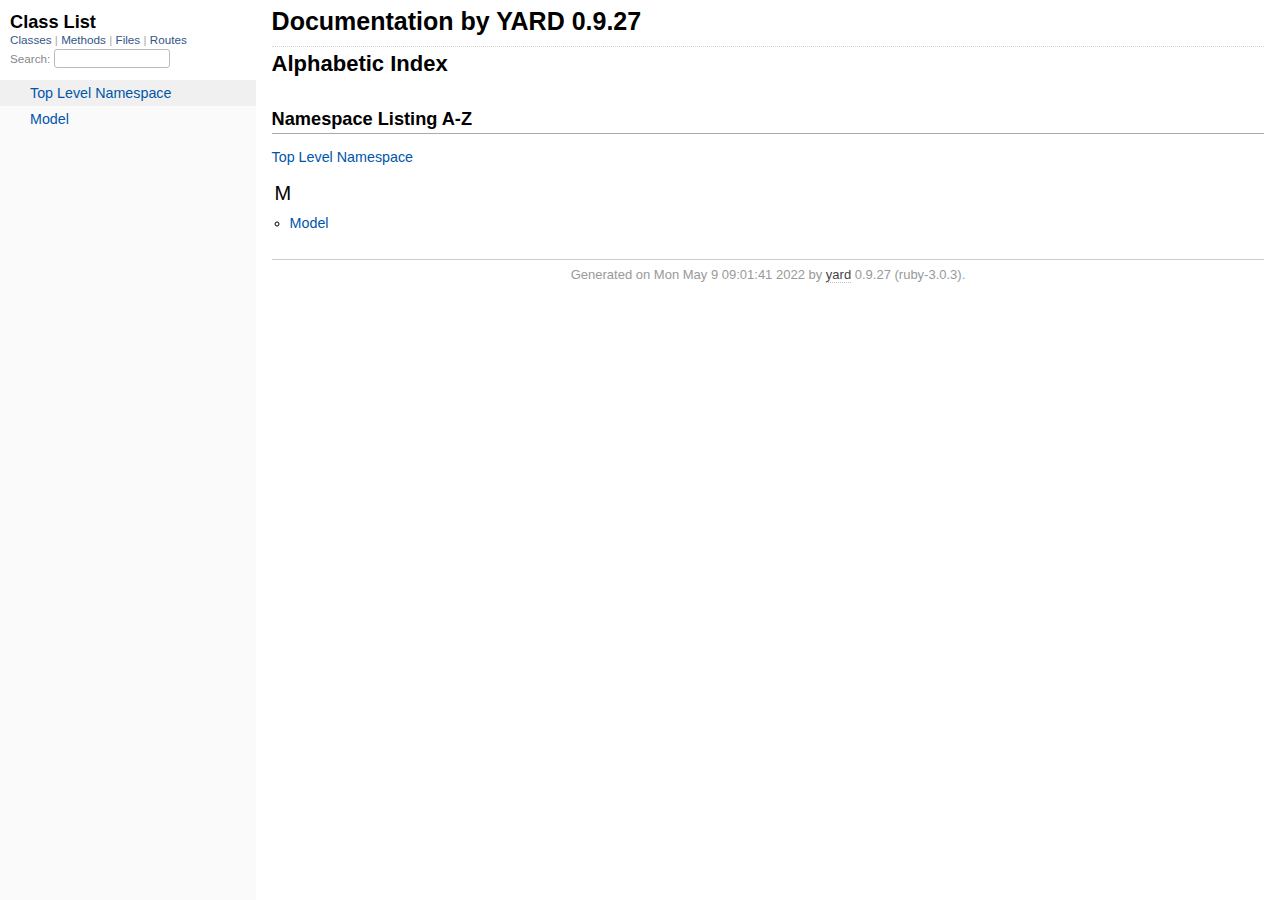
<file: doc/index.html>
<!DOCTYPE html>
<html>
  <head>
    <meta charset="utf-8">
<meta name="viewport" content="width=device-width, initial-scale=1.0">
<title>
  Documentation by YARD 0.9.27
  
</title>

  <link rel="stylesheet" href="css/style.css" type="text/css" />

  <link rel="stylesheet" href="css/common.css" type="text/css" />

<script type="text/javascript">
  pathId = null;
  relpath = '';
</script>


  <script type="text/javascript" charset="utf-8" src="js/jquery.js"></script>

  <script type="text/javascript" charset="utf-8" src="js/app.js"></script>

  <script type="text/javascript" charset="utf-8" src="js/custom.js"></script>


  </head>
  <body>
    <div class="nav_wrap">
      <iframe id="nav" src="class_list.html?1"></iframe>
      <div id="resizer"></div>
    </div>

    <div id="main" tabindex="-1">
      <div id="header">
        <div id="menu">
  
</div>

        <div id="search">
  
    <a class="full_list_link" id="class_list_link"
        href="class_list.html">

        <svg width="24" height="24">
          <rect x="0" y="4" width="24" height="4" rx="1" ry="1"></rect>
          <rect x="0" y="12" width="24" height="4" rx="1" ry="1"></rect>
          <rect x="0" y="20" width="24" height="4" rx="1" ry="1"></rect>
        </svg>
    </a>
  
</div>
        <div class="clear"></div>
      </div>

      <div id="content"><h1 class="noborder title">Documentation by YARD 0.9.27</h1>
<div id="listing">
  <h1 class="alphaindex">Alphabetic Index</h1>
  
<div class="clear"></div>
<h2>Namespace Listing A-Z</h2>


  <ul class="toplevel"><li><span class='object_link'><a href="top-level-namespace.html" title="Top Level Namespace (root)">Top Level Namespace</a></span></li></ul>



<table>
  <tr>
    <td valign='top' width="33%">
      
        
        <ul id="alpha_M" class="alpha">
          <li class="letter">M</li>
          <ul>
            
              <li>
                <span class='object_link'><a href="Model.html" title="Model (module)">Model</a></span>
                
              </li>
            
          </ul>
        </ul>
      
    </td>
  </tr>
</table>

</div>

</div>

      <div id="footer">
  Generated on Mon May  9 09:01:41 2022 by
  <a href="http://yardoc.org" title="Yay! A Ruby Documentation Tool" target="_parent">yard</a>
  0.9.27 (ruby-3.0.3).
</div>

    </div>
  </body>
</html>
</file>
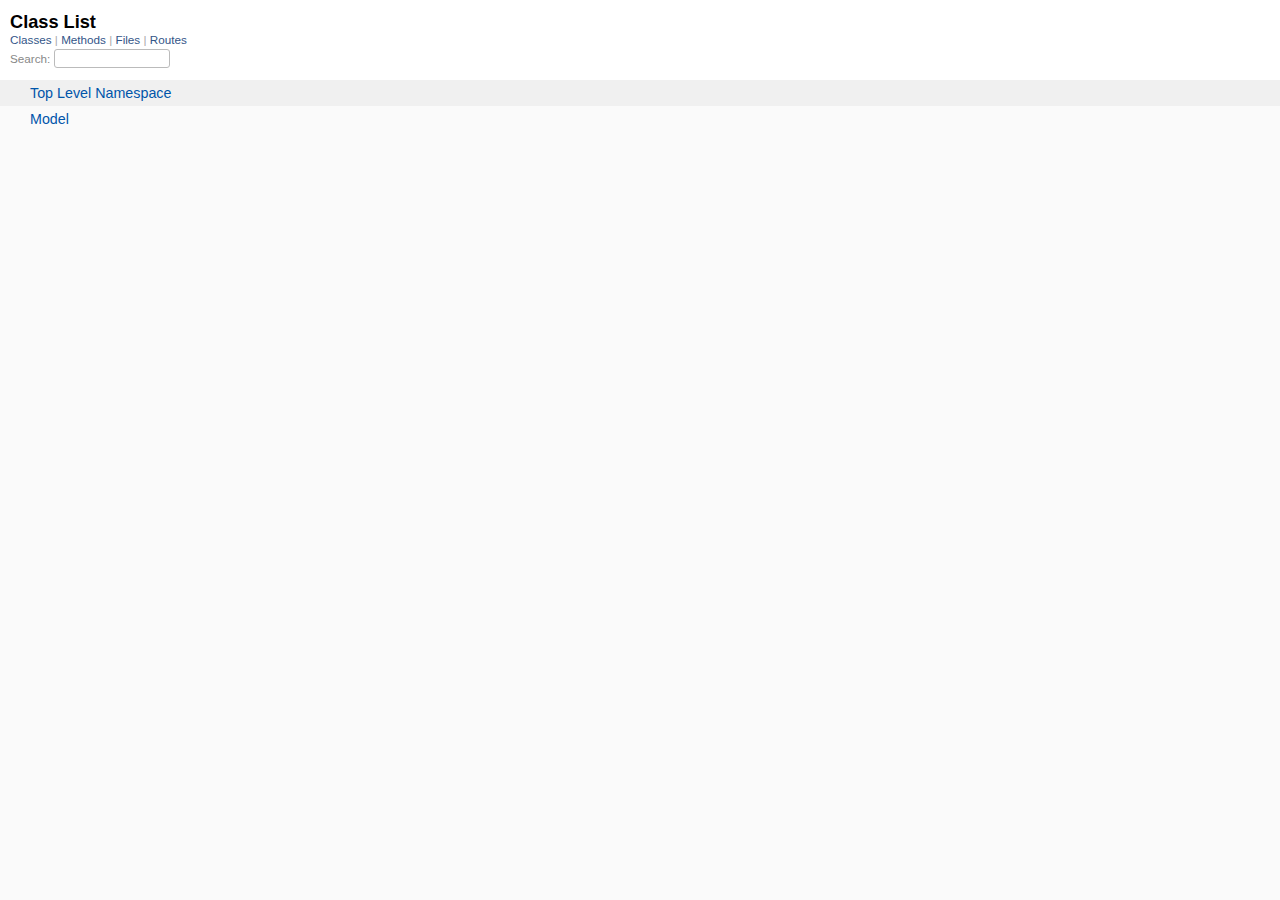
<file: doc/class_list.html>
<!DOCTYPE html>
<html>
  <head>
    <meta name="viewport" content="width=device-width, initial-scale=1.0">
    <meta charset="utf-8" />
    
      <link rel="stylesheet" href="css/full_list.css" type="text/css" media="screen" />
    
      <link rel="stylesheet" href="css/common.css" type="text/css" media="screen" />
    

    
      <script type="text/javascript" charset="utf-8" src="js/jquery.js"></script>
    
      <script type="text/javascript" charset="utf-8" src="js/full_list.js"></script>
    

    <title>Class List</title>
    <base id="base_target" target="_parent" />
  </head>
  <body>
    <div id="content">
      <div class="fixed_header">
        <h1 id="full_list_header">Class List</h1>
        <div id="full_list_nav">
          
            <span><a target="_self" href="class_list.html">
              Classes
            </a></span>
          
            <span><a target="_self" href="method_list.html">
              Methods
            </a></span>
          
            <span><a target="_self" href="file_list.html">
              Files
            </a></span>
          
            <span><a target="_self" href="route_list.html">
              Routes
            </a></span>
          
        </div>

        <div id="search">Search: <input type="text" /></div>
      </div>

      <ul id="full_list" class="class">
        <li id="object_" class="odd"><div class="item" style="padding-left:30px"><span class='object_link'><a href="top-level-namespace.html" title="Top Level Namespace (root)">Top Level Namespace</a></span></div></li>
<li id='object_Model' class='even'><div class='item' style='padding-left:30px'><span class='object_link'><a href="Model.html" title="Model (module)">Model</a></span><small class='search_info'>Top Level Namespace</small></div></li>

      </ul>
    </div>
  </body>
</html>
</file>
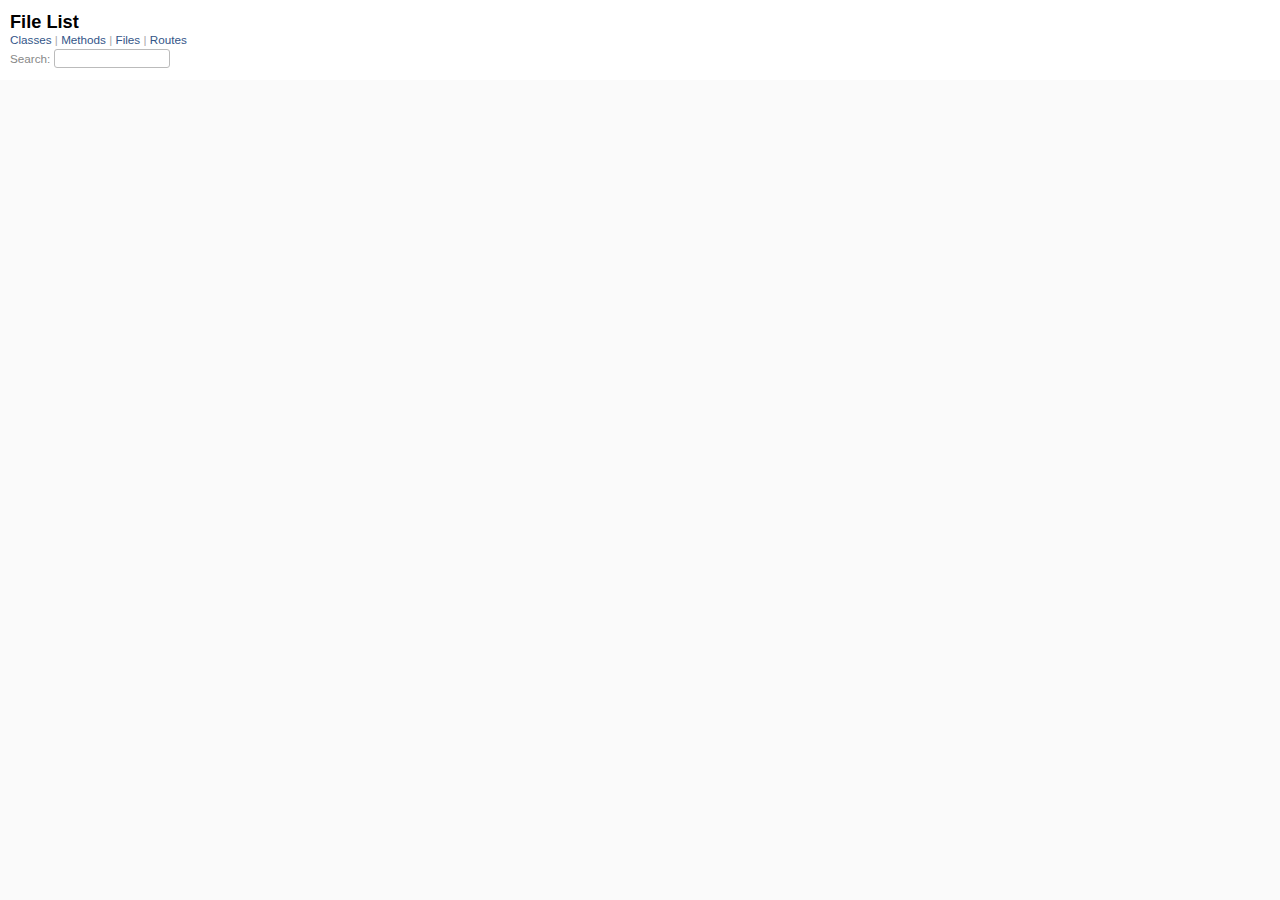
<file: doc/file_list.html>
<!DOCTYPE html>
<html>
  <head>
    <meta name="viewport" content="width=device-width, initial-scale=1.0">
    <meta charset="utf-8" />
    
      <link rel="stylesheet" href="css/full_list.css" type="text/css" media="screen" />
    
      <link rel="stylesheet" href="css/common.css" type="text/css" media="screen" />
    

    
      <script type="text/javascript" charset="utf-8" src="js/jquery.js"></script>
    
      <script type="text/javascript" charset="utf-8" src="js/full_list.js"></script>
    

    <title>File List</title>
    <base id="base_target" target="_parent" />
  </head>
  <body>
    <div id="content">
      <div class="fixed_header">
        <h1 id="full_list_header">File List</h1>
        <div id="full_list_nav">
          
            <span><a target="_self" href="class_list.html">
              Classes
            </a></span>
          
            <span><a target="_self" href="method_list.html">
              Methods
            </a></span>
          
            <span><a target="_self" href="file_list.html">
              Files
            </a></span>
          
            <span><a target="_self" href="route_list.html">
              Routes
            </a></span>
          
        </div>

        <div id="search">Search: <input type="text" /></div>
      </div>

      <ul id="full_list" class="file">
        


      </ul>
    </div>
  </body>
</html>
</file>
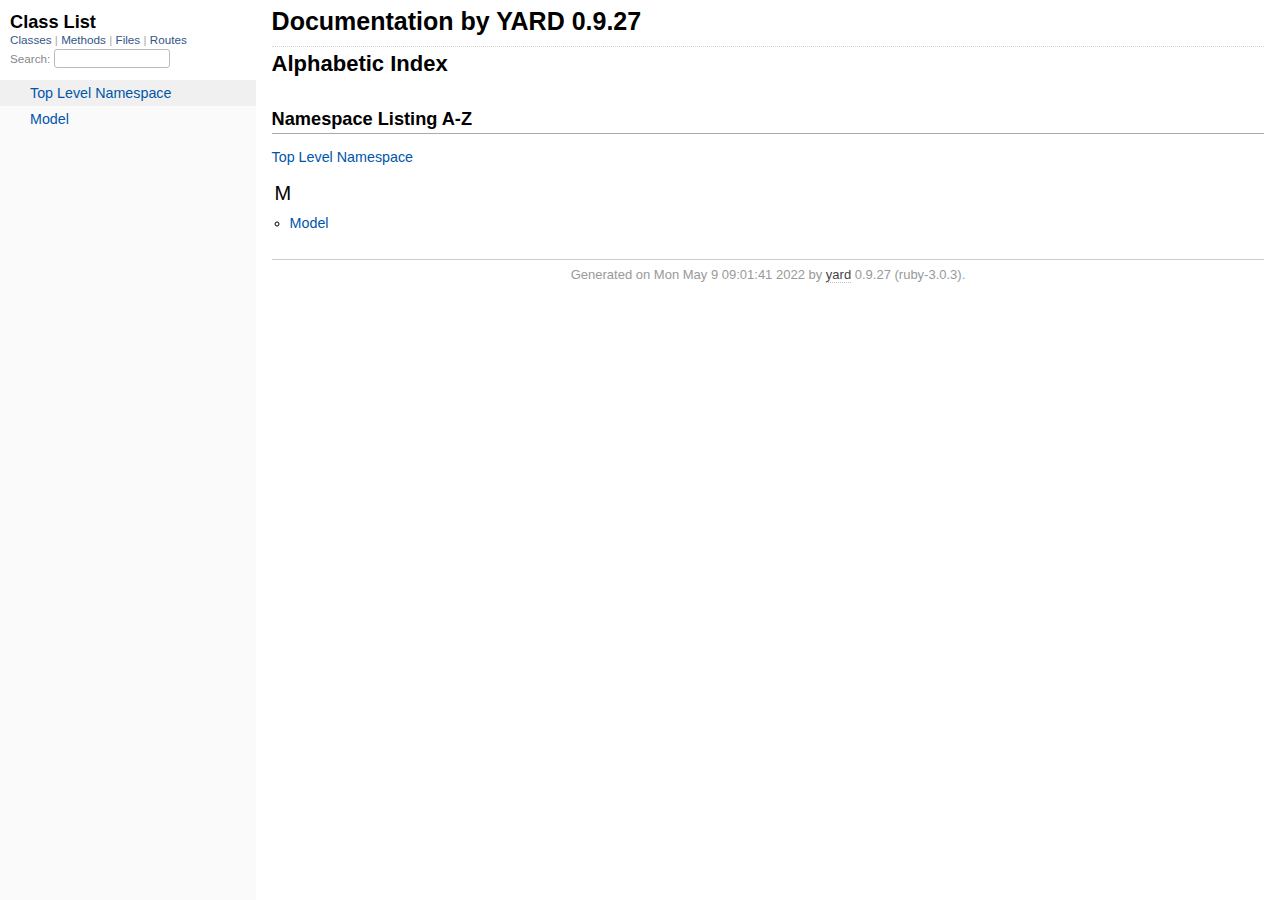
<file: doc/frames.html>
<!DOCTYPE html>
<html>
<head>
  <meta charset="utf-8">
	<title>Documentation by YARD 0.9.27</title>
</head>
<script type="text/javascript">
  var match = unescape(window.location.hash).match(/^#!(.+)/);
  var name = match ? match[1] : 'index.html';
  name = name.replace(/^(\w+):\/\//, '').replace(/^\/\//, '');
  window.top.location = name;
</script>
<noscript>
  <h1>Oops!</h1>
  <h2>YARD requires JavaScript!</h2>
</noscript>
</html>
</file>
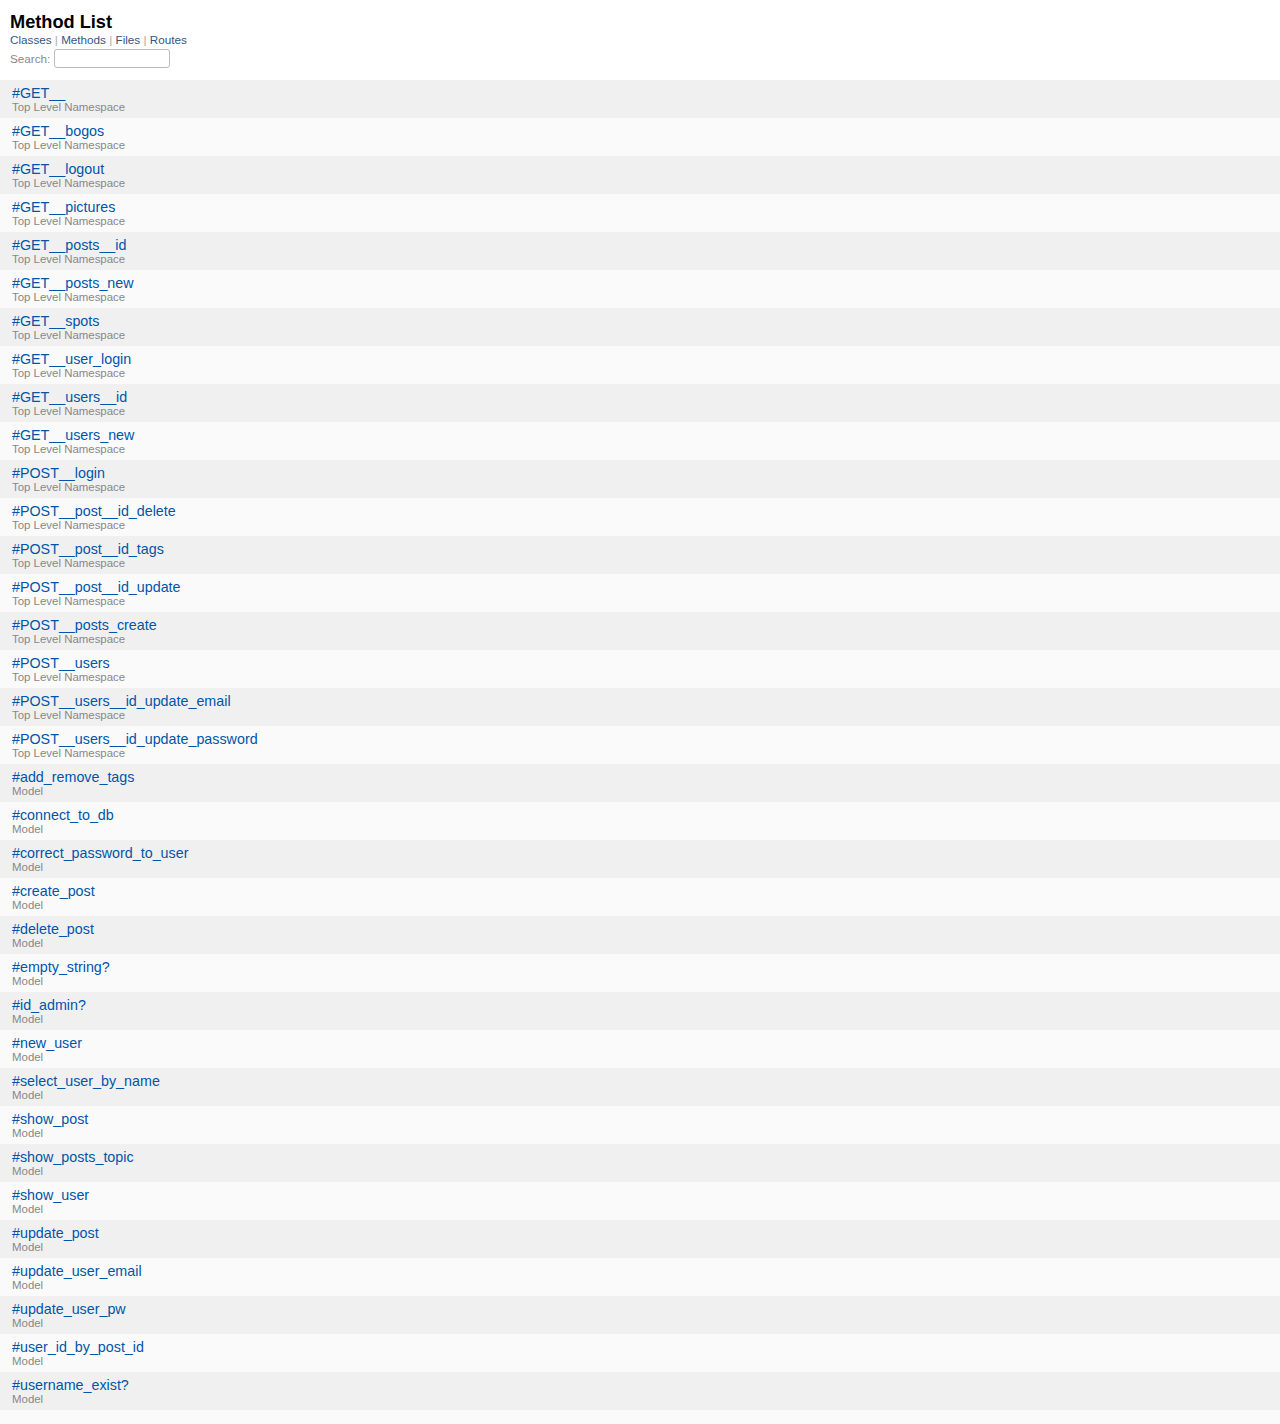
<file: doc/method_list.html>
<!DOCTYPE html>
<html>
  <head>
    <meta name="viewport" content="width=device-width, initial-scale=1.0">
    <meta charset="utf-8" />
    
      <link rel="stylesheet" href="css/full_list.css" type="text/css" media="screen" />
    
      <link rel="stylesheet" href="css/common.css" type="text/css" media="screen" />
    

    
      <script type="text/javascript" charset="utf-8" src="js/jquery.js"></script>
    
      <script type="text/javascript" charset="utf-8" src="js/full_list.js"></script>
    

    <title>Method List</title>
    <base id="base_target" target="_parent" />
  </head>
  <body>
    <div id="content">
      <div class="fixed_header">
        <h1 id="full_list_header">Method List</h1>
        <div id="full_list_nav">
          
            <span><a target="_self" href="class_list.html">
              Classes
            </a></span>
          
            <span><a target="_self" href="method_list.html">
              Methods
            </a></span>
          
            <span><a target="_self" href="file_list.html">
              Files
            </a></span>
          
            <span><a target="_self" href="route_list.html">
              Routes
            </a></span>
          
        </div>

        <div id="search">Search: <input type="text" /></div>
      </div>

      <ul id="full_list" class="method">
        

  <li class="odd ">
    <div class="item">
      <span class='object_link'><a href="top-level-namespace.html#GET__-instance_method" title="#GET__ (method)">#GET__</a></span>
      <small>Top Level Namespace</small>
    </div>
  </li>
  

  <li class="even ">
    <div class="item">
      <span class='object_link'><a href="top-level-namespace.html#GET__bogos-instance_method" title="#GET__bogos (method)">#GET__bogos</a></span>
      <small>Top Level Namespace</small>
    </div>
  </li>
  

  <li class="odd ">
    <div class="item">
      <span class='object_link'><a href="top-level-namespace.html#GET__logout-instance_method" title="#GET__logout (method)">#GET__logout</a></span>
      <small>Top Level Namespace</small>
    </div>
  </li>
  

  <li class="even ">
    <div class="item">
      <span class='object_link'><a href="top-level-namespace.html#GET__pictures-instance_method" title="#GET__pictures (method)">#GET__pictures</a></span>
      <small>Top Level Namespace</small>
    </div>
  </li>
  

  <li class="odd ">
    <div class="item">
      <span class='object_link'><a href="top-level-namespace.html#GET__posts__id-instance_method" title="#GET__posts__id (method)">#GET__posts__id</a></span>
      <small>Top Level Namespace</small>
    </div>
  </li>
  

  <li class="even ">
    <div class="item">
      <span class='object_link'><a href="top-level-namespace.html#GET__posts_new-instance_method" title="#GET__posts_new (method)">#GET__posts_new</a></span>
      <small>Top Level Namespace</small>
    </div>
  </li>
  

  <li class="odd ">
    <div class="item">
      <span class='object_link'><a href="top-level-namespace.html#GET__spots-instance_method" title="#GET__spots (method)">#GET__spots</a></span>
      <small>Top Level Namespace</small>
    </div>
  </li>
  

  <li class="even ">
    <div class="item">
      <span class='object_link'><a href="top-level-namespace.html#GET__user_login-instance_method" title="#GET__user_login (method)">#GET__user_login</a></span>
      <small>Top Level Namespace</small>
    </div>
  </li>
  

  <li class="odd ">
    <div class="item">
      <span class='object_link'><a href="top-level-namespace.html#GET__users__id-instance_method" title="#GET__users__id (method)">#GET__users__id</a></span>
      <small>Top Level Namespace</small>
    </div>
  </li>
  

  <li class="even ">
    <div class="item">
      <span class='object_link'><a href="top-level-namespace.html#GET__users_new-instance_method" title="#GET__users_new (method)">#GET__users_new</a></span>
      <small>Top Level Namespace</small>
    </div>
  </li>
  

  <li class="odd ">
    <div class="item">
      <span class='object_link'><a href="top-level-namespace.html#POST__login-instance_method" title="#POST__login (method)">#POST__login</a></span>
      <small>Top Level Namespace</small>
    </div>
  </li>
  

  <li class="even ">
    <div class="item">
      <span class='object_link'><a href="top-level-namespace.html#POST__post__id_delete-instance_method" title="#POST__post__id_delete (method)">#POST__post__id_delete</a></span>
      <small>Top Level Namespace</small>
    </div>
  </li>
  

  <li class="odd ">
    <div class="item">
      <span class='object_link'><a href="top-level-namespace.html#POST__post__id_tags-instance_method" title="#POST__post__id_tags (method)">#POST__post__id_tags</a></span>
      <small>Top Level Namespace</small>
    </div>
  </li>
  

  <li class="even ">
    <div class="item">
      <span class='object_link'><a href="top-level-namespace.html#POST__post__id_update-instance_method" title="#POST__post__id_update (method)">#POST__post__id_update</a></span>
      <small>Top Level Namespace</small>
    </div>
  </li>
  

  <li class="odd ">
    <div class="item">
      <span class='object_link'><a href="top-level-namespace.html#POST__posts_create-instance_method" title="#POST__posts_create (method)">#POST__posts_create</a></span>
      <small>Top Level Namespace</small>
    </div>
  </li>
  

  <li class="even ">
    <div class="item">
      <span class='object_link'><a href="top-level-namespace.html#POST__users-instance_method" title="#POST__users (method)">#POST__users</a></span>
      <small>Top Level Namespace</small>
    </div>
  </li>
  

  <li class="odd ">
    <div class="item">
      <span class='object_link'><a href="top-level-namespace.html#POST__users__id_update_email-instance_method" title="#POST__users__id_update_email (method)">#POST__users__id_update_email</a></span>
      <small>Top Level Namespace</small>
    </div>
  </li>
  

  <li class="even ">
    <div class="item">
      <span class='object_link'><a href="top-level-namespace.html#POST__users__id_update_password-instance_method" title="#POST__users__id_update_password (method)">#POST__users__id_update_password</a></span>
      <small>Top Level Namespace</small>
    </div>
  </li>
  

  <li class="odd ">
    <div class="item">
      <span class='object_link'><a href="Model.html#add_remove_tags-instance_method" title="Model#add_remove_tags (method)">#add_remove_tags</a></span>
      <small>Model</small>
    </div>
  </li>
  

  <li class="even ">
    <div class="item">
      <span class='object_link'><a href="Model.html#connect_to_db-instance_method" title="Model#connect_to_db (method)">#connect_to_db</a></span>
      <small>Model</small>
    </div>
  </li>
  

  <li class="odd ">
    <div class="item">
      <span class='object_link'><a href="Model.html#correct_password_to_user-instance_method" title="Model#correct_password_to_user (method)">#correct_password_to_user</a></span>
      <small>Model</small>
    </div>
  </li>
  

  <li class="even ">
    <div class="item">
      <span class='object_link'><a href="Model.html#create_post-instance_method" title="Model#create_post (method)">#create_post</a></span>
      <small>Model</small>
    </div>
  </li>
  

  <li class="odd ">
    <div class="item">
      <span class='object_link'><a href="Model.html#delete_post-instance_method" title="Model#delete_post (method)">#delete_post</a></span>
      <small>Model</small>
    </div>
  </li>
  

  <li class="even ">
    <div class="item">
      <span class='object_link'><a href="Model.html#empty_string%3F-instance_method" title="Model#empty_string? (method)">#empty_string?</a></span>
      <small>Model</small>
    </div>
  </li>
  

  <li class="odd ">
    <div class="item">
      <span class='object_link'><a href="Model.html#id_admin%3F-instance_method" title="Model#id_admin? (method)">#id_admin?</a></span>
      <small>Model</small>
    </div>
  </li>
  

  <li class="even ">
    <div class="item">
      <span class='object_link'><a href="Model.html#new_user-instance_method" title="Model#new_user (method)">#new_user</a></span>
      <small>Model</small>
    </div>
  </li>
  

  <li class="odd ">
    <div class="item">
      <span class='object_link'><a href="Model.html#select_user_by_name-instance_method" title="Model#select_user_by_name (method)">#select_user_by_name</a></span>
      <small>Model</small>
    </div>
  </li>
  

  <li class="even ">
    <div class="item">
      <span class='object_link'><a href="Model.html#show_post-instance_method" title="Model#show_post (method)">#show_post</a></span>
      <small>Model</small>
    </div>
  </li>
  

  <li class="odd ">
    <div class="item">
      <span class='object_link'><a href="Model.html#show_posts_topic-instance_method" title="Model#show_posts_topic (method)">#show_posts_topic</a></span>
      <small>Model</small>
    </div>
  </li>
  

  <li class="even ">
    <div class="item">
      <span class='object_link'><a href="Model.html#show_user-instance_method" title="Model#show_user (method)">#show_user</a></span>
      <small>Model</small>
    </div>
  </li>
  

  <li class="odd ">
    <div class="item">
      <span class='object_link'><a href="Model.html#update_post-instance_method" title="Model#update_post (method)">#update_post</a></span>
      <small>Model</small>
    </div>
  </li>
  

  <li class="even ">
    <div class="item">
      <span class='object_link'><a href="Model.html#update_user_email-instance_method" title="Model#update_user_email (method)">#update_user_email</a></span>
      <small>Model</small>
    </div>
  </li>
  

  <li class="odd ">
    <div class="item">
      <span class='object_link'><a href="Model.html#update_user_pw-instance_method" title="Model#update_user_pw (method)">#update_user_pw</a></span>
      <small>Model</small>
    </div>
  </li>
  

  <li class="even ">
    <div class="item">
      <span class='object_link'><a href="Model.html#user_id_by_post_id-instance_method" title="Model#user_id_by_post_id (method)">#user_id_by_post_id</a></span>
      <small>Model</small>
    </div>
  </li>
  

  <li class="odd ">
    <div class="item">
      <span class='object_link'><a href="Model.html#username_exist%3F-instance_method" title="Model#username_exist? (method)">#username_exist?</a></span>
      <small>Model</small>
    </div>
  </li>
  


      </ul>
    </div>
  </body>
</html>
</file>
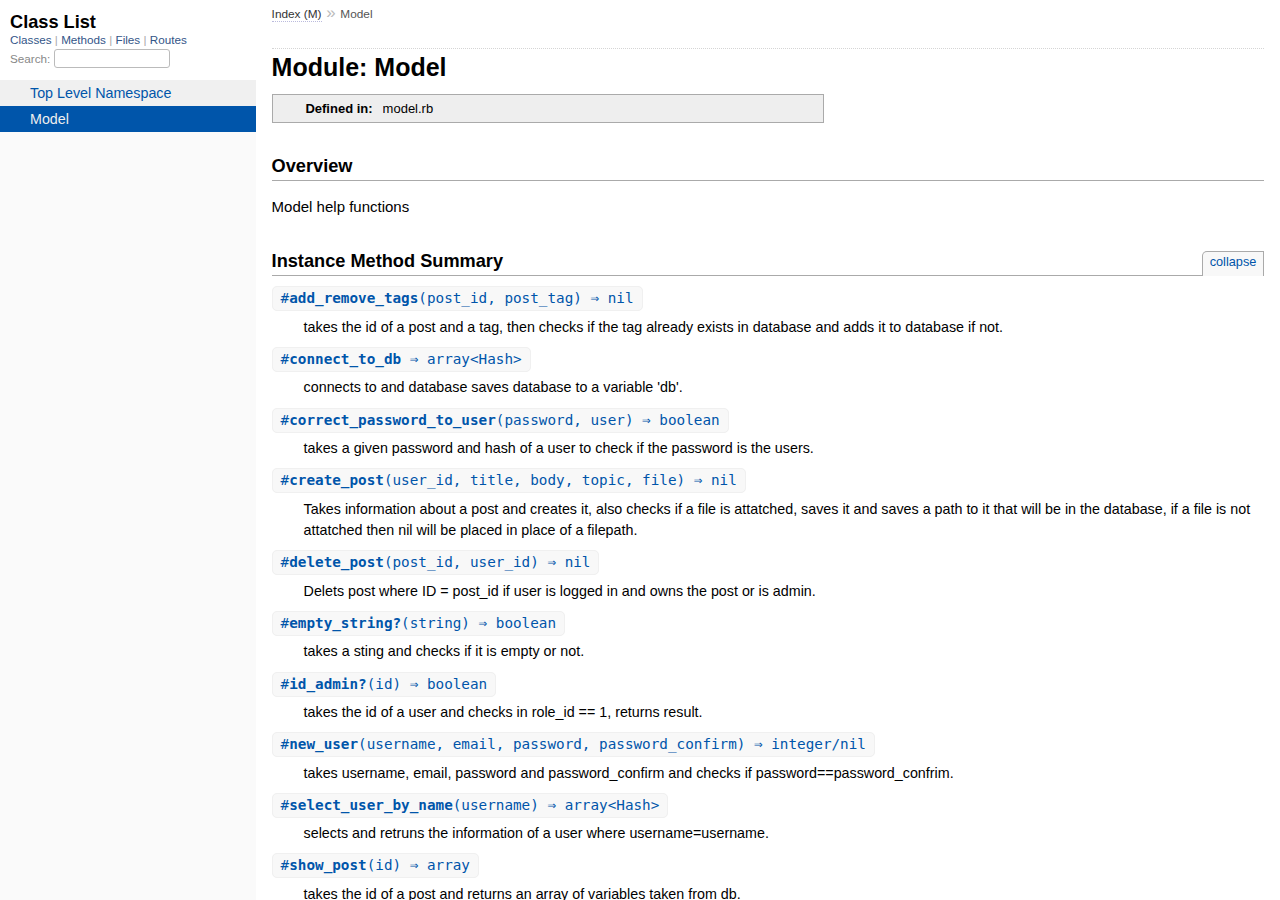
<file: doc/Model.html>
<!DOCTYPE html>
<html>
  <head>
    <meta charset="utf-8">
<meta name="viewport" content="width=device-width, initial-scale=1.0">
<title>
  Module: Model
  
    &mdash; Documentation by YARD 0.9.27
  
</title>

  <link rel="stylesheet" href="css/style.css" type="text/css" />

  <link rel="stylesheet" href="css/common.css" type="text/css" />

<script type="text/javascript">
  pathId = "Model";
  relpath = '';
</script>


  <script type="text/javascript" charset="utf-8" src="js/jquery.js"></script>

  <script type="text/javascript" charset="utf-8" src="js/app.js"></script>

  <script type="text/javascript" charset="utf-8" src="js/custom.js"></script>


  </head>
  <body>
    <div class="nav_wrap">
      <iframe id="nav" src="class_list.html?1"></iframe>
      <div id="resizer"></div>
    </div>

    <div id="main" tabindex="-1">
      <div id="header">
        <div id="menu">
  
    <a href="_index.html">Index (M)</a> &raquo;
    
    
    <span class="title">Model</span>
  
</div>

        <div id="search">
  
    <a class="full_list_link" id="class_list_link"
        href="class_list.html">

        <svg width="24" height="24">
          <rect x="0" y="4" width="24" height="4" rx="1" ry="1"></rect>
          <rect x="0" y="12" width="24" height="4" rx="1" ry="1"></rect>
          <rect x="0" y="20" width="24" height="4" rx="1" ry="1"></rect>
        </svg>
    </a>
  
</div>
        <div class="clear"></div>
      </div>

      <div id="content"><h1>Module: Model
  
  
  
</h1>
<div class="box_info">
  

  
  
  
  
  

  

  
  <dl>
    <dt>Defined in:</dt>
    <dd>model.rb</dd>
  </dl>
  
</div>

<h2>Overview</h2><div class="docstring">
  <div class="discussion">
    
<p>Model help functions</p>


  </div>
</div>
<div class="tags">
  



</div>






  
    <h2>
      Instance Method Summary
      <small><a href="#" class="summary_toggle">collapse</a></small>
    </h2>

    <ul class="summary">
      
        <li class="public ">
  <span class="summary_signature">
    
      <a href="#add_remove_tags-instance_method" title="#add_remove_tags (instance method)">#<strong>add_remove_tags</strong>(post_id, post_tag)  &#x21d2; nil </a>
    

    
  </span>
  
  
  
  
  
  
  

  
    <span class="summary_desc"><div class='inline'>
<p>takes the id of a post and a tag, then checks if the tag already exists in database and adds it to database if not.</p>
</div></span>
  
</li>

      
        <li class="public ">
  <span class="summary_signature">
    
      <a href="#connect_to_db-instance_method" title="#connect_to_db (instance method)">#<strong>connect_to_db</strong>  &#x21d2; array&lt;Hash&gt; </a>
    

    
  </span>
  
  
  
  
  
  
  

  
    <span class="summary_desc"><div class='inline'>
<p>connects to and database saves database to a variable &#39;db&#39;.</p>
</div></span>
  
</li>

      
        <li class="public ">
  <span class="summary_signature">
    
      <a href="#correct_password_to_user-instance_method" title="#correct_password_to_user (instance method)">#<strong>correct_password_to_user</strong>(password, user)  &#x21d2; boolean </a>
    

    
  </span>
  
  
  
  
  
  
  

  
    <span class="summary_desc"><div class='inline'>
<p>takes a given password and hash of a user to check if the password is the users.</p>
</div></span>
  
</li>

      
        <li class="public ">
  <span class="summary_signature">
    
      <a href="#create_post-instance_method" title="#create_post (instance method)">#<strong>create_post</strong>(user_id, title, body, topic, file)  &#x21d2; nil </a>
    

    
  </span>
  
  
  
  
  
  
  

  
    <span class="summary_desc"><div class='inline'>
<p>Takes information about a post and creates it, also checks if a file is attatched, saves it and saves a path to it that will be in the database, if a file is not attatched then nil will be placed in place of a filepath.</p>
</div></span>
  
</li>

      
        <li class="public ">
  <span class="summary_signature">
    
      <a href="#delete_post-instance_method" title="#delete_post (instance method)">#<strong>delete_post</strong>(post_id, user_id)  &#x21d2; nil </a>
    

    
  </span>
  
  
  
  
  
  
  

  
    <span class="summary_desc"><div class='inline'>
<p>Delets post where ID = post_id if user is logged in and owns the post or is admin.</p>
</div></span>
  
</li>

      
        <li class="public ">
  <span class="summary_signature">
    
      <a href="#empty_string%3F-instance_method" title="#empty_string? (instance method)">#<strong>empty_string?</strong>(string)  &#x21d2; boolean </a>
    

    
  </span>
  
  
  
  
  
  
  

  
    <span class="summary_desc"><div class='inline'>
<p>takes a sting and checks if it is empty or not.</p>
</div></span>
  
</li>

      
        <li class="public ">
  <span class="summary_signature">
    
      <a href="#id_admin%3F-instance_method" title="#id_admin? (instance method)">#<strong>id_admin?</strong>(id)  &#x21d2; boolean </a>
    

    
  </span>
  
  
  
  
  
  
  

  
    <span class="summary_desc"><div class='inline'>
<p>takes the id of a user and checks in role_id == 1, returns result.</p>
</div></span>
  
</li>

      
        <li class="public ">
  <span class="summary_signature">
    
      <a href="#new_user-instance_method" title="#new_user (instance method)">#<strong>new_user</strong>(username, email, password, password_confirm)  &#x21d2; integer/nil </a>
    

    
  </span>
  
  
  
  
  
  
  

  
    <span class="summary_desc"><div class='inline'>
<p>takes username, email, password and password_confirm and checks if password==password_confrim.</p>
</div></span>
  
</li>

      
        <li class="public ">
  <span class="summary_signature">
    
      <a href="#select_user_by_name-instance_method" title="#select_user_by_name (instance method)">#<strong>select_user_by_name</strong>(username)  &#x21d2; array&lt;Hash&gt; </a>
    

    
  </span>
  
  
  
  
  
  
  

  
    <span class="summary_desc"><div class='inline'>
<p>selects and retruns the information of a user where username=username.</p>
</div></span>
  
</li>

      
        <li class="public ">
  <span class="summary_signature">
    
      <a href="#show_post-instance_method" title="#show_post (instance method)">#<strong>show_post</strong>(id)  &#x21d2; array </a>
    

    
  </span>
  
  
  
  
  
  
  

  
    <span class="summary_desc"><div class='inline'>
<p>takes the id of a post and returns an array of variables taken from db.</p>
</div></span>
  
</li>

      
        <li class="public ">
  <span class="summary_signature">
    
      <a href="#show_posts_topic-instance_method" title="#show_posts_topic (instance method)">#<strong>show_posts_topic</strong>(topic_id, user_id)  &#x21d2; array </a>
    

    
  </span>
  
  
  
  
  
  
  

  
    <span class="summary_desc"><div class='inline'>
<p>takes topic_id and user_id and return an array of variables.</p>
</div></span>
  
</li>

      
        <li class="public ">
  <span class="summary_signature">
    
      <a href="#show_user-instance_method" title="#show_user (instance method)">#<strong>show_user</strong>(id)  &#x21d2; array&lt;Hash&gt; </a>
    

    
  </span>
  
  
  
  
  
  
  

  
    <span class="summary_desc"><div class='inline'>
<p>retruns the information of a user where id = id.</p>
</div></span>
  
</li>

      
        <li class="public ">
  <span class="summary_signature">
    
      <a href="#update_post-instance_method" title="#update_post (instance method)">#<strong>update_post</strong>(post_id, title, body)  &#x21d2; nil </a>
    

    
  </span>
  
  
  
  
  
  
  

  
    <span class="summary_desc"><div class='inline'>
<p>takes the id of a post, new title and new bodytext and updates the title and body with the new ones.</p>
</div></span>
  
</li>

      
        <li class="public ">
  <span class="summary_signature">
    
      <a href="#update_user_email-instance_method" title="#update_user_email (instance method)">#<strong>update_user_email</strong>(email, id)  &#x21d2; string </a>
    

    
  </span>
  
  
  
  
  
  
  

  
    <span class="summary_desc"><div class='inline'>
<p>updates the email of user with the given id.</p>
</div></span>
  
</li>

      
        <li class="public ">
  <span class="summary_signature">
    
      <a href="#update_user_pw-instance_method" title="#update_user_pw (instance method)">#<strong>update_user_pw</strong>(new_password, user_id)  &#x21d2; nil </a>
    

    
  </span>
  
  
  
  
  
  
  

  
    <span class="summary_desc"><div class='inline'>
<p>opens the database and updates a users password.</p>
</div></span>
  
</li>

      
        <li class="public ">
  <span class="summary_signature">
    
      <a href="#user_id_by_post_id-instance_method" title="#user_id_by_post_id (instance method)">#<strong>user_id_by_post_id</strong>(post_id)  &#x21d2; integer </a>
    

    
  </span>
  
  
  
  
  
  
  

  
    <span class="summary_desc"><div class='inline'>
<p>takes the id of a post and returns the id of the user who posted it.</p>
</div></span>
  
</li>

      
        <li class="public ">
  <span class="summary_signature">
    
      <a href="#username_exist%3F-instance_method" title="#username_exist? (instance method)">#<strong>username_exist?</strong>(name)  &#x21d2; boolean </a>
    

    
  </span>
  
  
  
  
  
  
  

  
    <span class="summary_desc"><div class='inline'>
<p>Takes a name and checks if name already exists in database and retruns a boolean.</p>
</div></span>
  
</li>

      
    </ul>
  



  <div id="instance_method_details" class="method_details_list">
    <h2>Instance Method Details</h2>

    
      <div class="method_details first">
  <h3 class="signature first" id="add_remove_tags-instance_method">
  
    #<strong>add_remove_tags</strong>(post_id, post_tag)  &#x21d2; <tt>nil</tt> 
  

  

  
</h3><div class="docstring">
  <div class="discussion">
    
<p>takes the id of a post and a tag, then checks if the tag already exists in database and adds it to database if not. After that it checks if the post already has the tag, if true then it removes tag from post in relation table, if false the it adds a relation between tag and post in ralations table.</p>


  </div>
</div>
<div class="tags">
  <p class="tag_title">Parameters:</p>
<ul class="param">
  
    <li>
      
        <span class='name'>post_id</span>
      
      
        <span class='type'>(<tt>integer</tt>)</span>
      
      
      
        &mdash;
        <div class='inline'>
<p>the id of a post</p>
</div>
      
    </li>
  
    <li>
      
        <span class='name'>post_tag</span>
      
      
        <span class='type'>(<tt>string</tt>)</span>
      
      
      
        &mdash;
        <div class='inline'>
<p>A tag, new or preexisting</p>
</div>
      
    </li>
  
</ul>

<p class="tag_title">Returns:</p>
<ul class="return">
  
    <li>
      
      
        <span class='type'>(<tt>nil</tt>)</span>
      
      
      
        &mdash;
        <div class='inline'>
<p>nothing</p>
</div>
      
    </li>
  
</ul>



</div><table class="source_code">
  <tr>
    <td>
      <pre class="lines">


100
101
102
103
104
105
106
107
108
109
110
111
112
113
114
115
116
117
118
119
120
121
122
123</pre>
    </td>
    <td>
      <pre class="code"><span class="info file"># File 'model.rb', line 100</span>

<span class='kw'>def</span> <span class='id identifier rubyid_add_remove_tags'>add_remove_tags</span><span class='lparen'>(</span><span class='id identifier rubyid_post_id'>post_id</span><span class='comma'>,</span><span class='id identifier rubyid_post_tag'>post_tag</span><span class='rparen'>)</span>
    <span class='id identifier rubyid_db'>db</span><span class='op'>=</span><span class='id identifier rubyid_connect_to_db'>connect_to_db</span><span class='lparen'>(</span><span class='rparen'>)</span>
    <span class='id identifier rubyid_db'>db</span><span class='period'>.</span><span class='id identifier rubyid_results_as_hash'>results_as_hash</span><span class='op'>=</span><span class='kw'>true</span>
    <span class='id identifier rubyid_tags'>tags</span> <span class='op'>=</span> <span class='id identifier rubyid_db'>db</span><span class='period'>.</span><span class='id identifier rubyid_execute'>execute</span><span class='lparen'>(</span><span class='tstring'><span class='tstring_beg'>&quot;</span><span class='tstring_content'>SELECt * FROM tags</span><span class='tstring_end'>&quot;</span></span><span class='rparen'>)</span>
    <span class='comment'>#kolla om given tag redan finns i tags table och lägg då till den
</span>    <span class='ivar'>@tag_exists</span> <span class='op'>=</span> <span class='kw'>false</span>
    <span class='id identifier rubyid_tags'>tags</span><span class='period'>.</span><span class='id identifier rubyid_each'>each</span> <span class='kw'>do</span> <span class='op'>|</span><span class='id identifier rubyid_tag'>tag</span><span class='op'>|</span>
        <span class='id identifier rubyid_p'>p</span> <span class='id identifier rubyid_tag'>tag</span><span class='lbracket'>[</span><span class='tstring'><span class='tstring_beg'>&quot;</span><span class='tstring_content'>name</span><span class='tstring_end'>&quot;</span></span><span class='rbracket'>]</span>
        <span class='kw'>if</span> <span class='id identifier rubyid_tag'>tag</span><span class='lbracket'>[</span><span class='tstring'><span class='tstring_beg'>&quot;</span><span class='tstring_content'>name</span><span class='tstring_end'>&quot;</span></span><span class='rbracket'>]</span><span class='op'>==</span><span class='id identifier rubyid_post_tag'>post_tag</span>
            <span class='ivar'>@tag_exists</span><span class='op'>=</span><span class='kw'>true</span>
        <span class='kw'>end</span>
    <span class='kw'>end</span>
    <span class='kw'>if</span> <span class='ivar'>@tag_exists</span> <span class='op'>==</span> <span class='kw'>false</span> 
        <span class='id identifier rubyid_db'>db</span><span class='period'>.</span><span class='id identifier rubyid_execute'>execute</span><span class='lparen'>(</span><span class='tstring'><span class='tstring_beg'>&quot;</span><span class='tstring_content'>INSERT INTO tags (name) VALUES (?)</span><span class='tstring_end'>&quot;</span></span><span class='comma'>,</span><span class='id identifier rubyid_post_tag'>post_tag</span><span class='rparen'>)</span>
    <span class='kw'>end</span>
    <span class='comment'># kolla om taggen finns på post:en eller inte
</span>    <span class='id identifier rubyid_post_tag_id'>post_tag_id</span> <span class='op'>=</span> <span class='id identifier rubyid_db'>db</span><span class='period'>.</span><span class='id identifier rubyid_execute'>execute</span><span class='lparen'>(</span><span class='tstring'><span class='tstring_beg'>&quot;</span><span class='tstring_content'>SELECT id FROM tags WHERE name=?</span><span class='tstring_end'>&quot;</span></span><span class='comma'>,</span><span class='id identifier rubyid_post_tag'>post_tag</span><span class='rparen'>)</span><span class='period'>.</span><span class='id identifier rubyid_first'>first</span><span class='lbracket'>[</span><span class='tstring'><span class='tstring_beg'>&quot;</span><span class='tstring_content'>id</span><span class='tstring_end'>&quot;</span></span><span class='rbracket'>]</span> <span class='comment'># name är unikt så det finns bara en av alla tags
</span>    <span class='kw'>if</span> <span class='id identifier rubyid_db'>db</span><span class='period'>.</span><span class='id identifier rubyid_execute'>execute</span><span class='lparen'>(</span><span class='tstring'><span class='tstring_beg'>&quot;</span><span class='tstring_content'>SELECT * FROM posts_tags_rel WHERE (posts_id,tags_id) = (?,?)</span><span class='tstring_end'>&quot;</span></span><span class='comma'>,</span><span class='id identifier rubyid_post_id'>post_id</span><span class='comma'>,</span><span class='id identifier rubyid_post_tag_id'>post_tag_id</span><span class='rparen'>)</span><span class='period'>.</span><span class='id identifier rubyid_first'>first</span> <span class='op'>==</span> <span class='kw'>nil</span>
        <span class='id identifier rubyid_db'>db</span><span class='period'>.</span><span class='id identifier rubyid_execute'>execute</span><span class='lparen'>(</span><span class='tstring'><span class='tstring_beg'>&quot;</span><span class='tstring_content'>INSERT INTO posts_tags_rel (posts_id,tags_id) VALUES (?,?)</span><span class='tstring_end'>&quot;</span></span><span class='comma'>,</span><span class='id identifier rubyid_post_id'>post_id</span><span class='comma'>,</span><span class='id identifier rubyid_post_tag_id'>post_tag_id</span><span class='rparen'>)</span>
    <span class='kw'>else</span> <span class='comment'>#finns det redan taggen på posten så tas relationen bort från posts_tags_rel
</span>        <span class='id identifier rubyid_db'>db</span><span class='period'>.</span><span class='id identifier rubyid_execute'>execute</span><span class='lparen'>(</span><span class='tstring'><span class='tstring_beg'>&quot;</span><span class='tstring_content'>DELETE FROM posts_tags_rel WHERE (posts_id,tags_id) = (?,?)</span><span class='tstring_end'>&quot;</span></span><span class='comma'>,</span><span class='id identifier rubyid_post_id'>post_id</span><span class='comma'>,</span><span class='id identifier rubyid_post_tag_id'>post_tag_id</span><span class='rparen'>)</span>
    <span class='kw'>end</span>
    <span class='kw'>return</span>
<span class='kw'>end</span></pre>
    </td>
  </tr>
</table>
</div>
    
      <div class="method_details ">
  <h3 class="signature " id="connect_to_db-instance_method">
  
    #<strong>connect_to_db</strong>  &#x21d2; <tt>array&lt;Hash&gt;</tt> 
  

  

  
</h3><div class="docstring">
  <div class="discussion">
    
<p>connects to and database saves database to a variable &#39;db&#39;</p>


  </div>
</div>
<div class="tags">
  
<p class="tag_title">Returns:</p>
<ul class="return">
  
    <li>
      
      
        <span class='type'>(<tt>array&lt;Hash&gt;</tt>)</span>
      
      
      
        &mdash;
        <div class='inline'>
<p>returns db</p>
</div>
      
    </li>
  
</ul>



</div><table class="source_code">
  <tr>
    <td>
      <pre class="lines">


9
10
11</pre>
    </td>
    <td>
      <pre class="code"><span class="info file"># File 'model.rb', line 9</span>

<span class='kw'>def</span> <span class='id identifier rubyid_connect_to_db'>connect_to_db</span><span class='lparen'>(</span><span class='rparen'>)</span>
    <span class='id identifier rubyid_db'>db</span> <span class='op'>=</span> <span class='const'>SQLite3</span><span class='op'>::</span><span class='const'>Database</span><span class='period'>.</span><span class='id identifier rubyid_new'>new</span><span class='lparen'>(</span><span class='tstring'><span class='tstring_beg'>&quot;</span><span class='tstring_content'>db/Birdwatch_forum.db</span><span class='tstring_end'>&quot;</span></span><span class='rparen'>)</span>
<span class='kw'>end</span></pre>
    </td>
  </tr>
</table>
</div>
    
      <div class="method_details ">
  <h3 class="signature " id="correct_password_to_user-instance_method">
  
    #<strong>correct_password_to_user</strong>(password, user)  &#x21d2; <tt>boolean</tt> 
  

  

  
</h3><div class="docstring">
  <div class="discussion">
    
<p>takes a given password and hash of a user to check if the password is the users</p>


  </div>
</div>
<div class="tags">
  <p class="tag_title">Parameters:</p>
<ul class="param">
  
    <li>
      
        <span class='name'>password</span>
      
      
        <span class='type'>(<tt>string</tt>)</span>
      
      
      
        &mdash;
        <div class='inline'>
<p>A given password in the form of a string</p>
</div>
      
    </li>
  
    <li>
      
        <span class='name'>user</span>
      
      
        <span class='type'>(<tt>array&lt;Hash&gt;</tt>)</span>
      
      
      
        &mdash;
        <div class='inline'>
<p>An array of hashes related to a given</p>
</div>
      
    </li>
  
</ul>

<p class="tag_title">Returns:</p>
<ul class="return">
  
    <li>
      
      
        <span class='type'>(<tt>boolean</tt>)</span>
      
      
      
        &mdash;
        <div class='inline'>
<p>true or false depending on wheter or not given password is the same as <a href=""pwdigest"">user</a></p>
</div>
      
    </li>
  
</ul>



</div><table class="source_code">
  <tr>
    <td>
      <pre class="lines">


250
251
252</pre>
    </td>
    <td>
      <pre class="code"><span class="info file"># File 'model.rb', line 250</span>

<span class='kw'>def</span> <span class='id identifier rubyid_correct_password_to_user'>correct_password_to_user</span><span class='lparen'>(</span><span class='id identifier rubyid_password'>password</span><span class='comma'>,</span><span class='id identifier rubyid_user'>user</span><span class='rparen'>)</span>
    <span class='kw'>return</span> <span class='const'>BCrypt</span><span class='op'>::</span><span class='const'>Password</span><span class='period'>.</span><span class='id identifier rubyid_new'>new</span><span class='lparen'>(</span><span class='id identifier rubyid_password'>password</span><span class='rparen'>)</span> <span class='op'>==</span> <span class='id identifier rubyid_user'>user</span><span class='lbracket'>[</span><span class='tstring'><span class='tstring_beg'>&quot;</span><span class='tstring_content'>pwdigest</span><span class='tstring_end'>&quot;</span></span><span class='rbracket'>]</span>
<span class='kw'>end</span></pre>
    </td>
  </tr>
</table>
</div>
    
      <div class="method_details ">
  <h3 class="signature " id="create_post-instance_method">
  
    #<strong>create_post</strong>(user_id, title, body, topic, file)  &#x21d2; <tt>nil</tt> 
  

  

  
</h3><div class="docstring">
  <div class="discussion">
    
<p>Takes information about a post and creates it, also checks if a file is attatched, saves it and saves a path to it that will be in the database, if a file is not attatched then nil will be placed in place of a filepath.</p>


  </div>
</div>
<div class="tags">
  <p class="tag_title">Parameters:</p>
<ul class="param">
  
    <li>
      
        <span class='name'>user_id</span>
      
      
        <span class='type'>(<tt>integer</tt>)</span>
      
      
      
        &mdash;
        <div class='inline'>
<p>the id of logged in user</p>
</div>
      
    </li>
  
    <li>
      
        <span class='name'>title</span>
      
      
        <span class='type'>(<tt>string</tt>)</span>
      
      
      
        &mdash;
        <div class='inline'>
<p>the title of new post</p>
</div>
      
    </li>
  
    <li>
      
        <span class='name'>body</span>
      
      
        <span class='type'>(<tt>string</tt>)</span>
      
      
      
        &mdash;
        <div class='inline'>
<p>the body text of new post</p>
</div>
      
    </li>
  
    <li>
      
        <span class='name'>topic</span>
      
      
        <span class='type'>(<tt>integer</tt>)</span>
      
      
      
        &mdash;
        <div class='inline'>
<p>the topic the new post will be in</p>
</div>
      
    </li>
  
    <li>
      
        <span class='name'>file</span>
      
      
        <span class='type'>(<tt>nil/array&lt;Hash&gt;</tt>)</span>
      
      
      
        &mdash;
        <div class='inline'>
<p>either nil (no file) or an array with hashes with information of the attatched file</p>
</div>
      
    </li>
  
</ul>

<p class="tag_title">Returns:</p>
<ul class="return">
  
    <li>
      
      
        <span class='type'>(<tt>nil</tt>)</span>
      
      
      
        &mdash;
        <div class='inline'>
<p>nothing</p>
</div>
      
    </li>
  
</ul>



</div><table class="source_code">
  <tr>
    <td>
      <pre class="lines">


62
63
64
65
66
67
68
69
70
71
72
73
74
75
76</pre>
    </td>
    <td>
      <pre class="code"><span class="info file"># File 'model.rb', line 62</span>

<span class='kw'>def</span> <span class='id identifier rubyid_create_post'>create_post</span><span class='lparen'>(</span><span class='id identifier rubyid_user_id'>user_id</span><span class='comma'>,</span><span class='id identifier rubyid_title'>title</span><span class='comma'>,</span><span class='id identifier rubyid_body'>body</span><span class='comma'>,</span><span class='id identifier rubyid_topic'>topic</span><span class='comma'>,</span><span class='id identifier rubyid_file'>file</span><span class='rparen'>)</span>
    <span class='kw'>if</span> <span class='id identifier rubyid_file'>file</span> <span class='op'>&amp;&amp;</span> <span class='id identifier rubyid_file'>file</span><span class='lbracket'>[</span><span class='symbol'>:filename</span><span class='rbracket'>]</span>
        <span class='id identifier rubyid_path'>path</span> <span class='op'>=</span> <span class='const'>File</span><span class='period'>.</span><span class='id identifier rubyid_join'>join</span><span class='lparen'>(</span><span class='tstring'><span class='tstring_beg'>&quot;</span><span class='tstring_content'>./public/img/</span><span class='tstring_end'>&quot;</span></span><span class='comma'>,</span><span class='id identifier rubyid_file'>file</span><span class='lbracket'>[</span><span class='symbol'>:filename</span><span class='rbracket'>]</span><span class='rparen'>)</span>
        <span class='id identifier rubyid_path_for_db'>path_for_db</span> <span class='op'>=</span> <span class='const'>File</span><span class='period'>.</span><span class='id identifier rubyid_join'>join</span><span class='lparen'>(</span><span class='tstring'><span class='tstring_beg'>&quot;</span><span class='tstring_content'>img/</span><span class='tstring_end'>&quot;</span></span><span class='comma'>,</span><span class='id identifier rubyid_file'>file</span><span class='lbracket'>[</span><span class='symbol'>:filename</span><span class='rbracket'>]</span><span class='rparen'>)</span>
        <span class='id identifier rubyid_tempfile'>tempfile</span><span class='op'>=</span><span class='id identifier rubyid_file'>file</span><span class='lbracket'>[</span><span class='symbol'>:tempfile</span><span class='rbracket'>]</span>
        <span class='const'>File</span><span class='period'>.</span><span class='id identifier rubyid_open'>open</span><span class='lparen'>(</span><span class='id identifier rubyid_path'>path</span><span class='comma'>,</span> <span class='tstring'><span class='tstring_beg'>&#39;</span><span class='tstring_content'>wb</span><span class='tstring_end'>&#39;</span></span><span class='rparen'>)</span> <span class='kw'>do</span> <span class='op'>|</span><span class='id identifier rubyid_f'>f</span><span class='op'>|</span>
            <span class='id identifier rubyid_f'>f</span><span class='period'>.</span><span class='id identifier rubyid_write'>write</span><span class='lparen'>(</span><span class='id identifier rubyid_tempfile'>tempfile</span><span class='period'>.</span><span class='id identifier rubyid_read'>read</span><span class='rparen'>)</span>
        <span class='kw'>end</span>
    <span class='kw'>else</span>
        <span class='id identifier rubyid_path_for_db'>path_for_db</span> <span class='op'>=</span> <span class='kw'>nil</span>
    <span class='kw'>end</span>
    <span class='id identifier rubyid_db'>db</span> <span class='op'>=</span> <span class='id identifier rubyid_connect_to_db'><span class='object_link'><a href="#connect_to_db-instance_method" title="Model#connect_to_db (method)">connect_to_db</a></span></span><span class='lparen'>(</span><span class='rparen'>)</span>
    <span class='id identifier rubyid_db'>db</span><span class='period'>.</span><span class='id identifier rubyid_execute'>execute</span><span class='lparen'>(</span><span class='tstring'><span class='tstring_beg'>&quot;</span><span class='tstring_content'>INSERT INTO posts (title, body, user_id, topic_id,img_path) VALUES (?, ?, ?, ?,?)</span><span class='tstring_end'>&quot;</span></span><span class='comma'>,</span><span class='id identifier rubyid_title'>title</span><span class='comma'>,</span><span class='id identifier rubyid_body'>body</span><span class='comma'>,</span><span class='id identifier rubyid_user_id'>user_id</span><span class='comma'>,</span><span class='id identifier rubyid_topic'>topic</span><span class='comma'>,</span><span class='id identifier rubyid_path_for_db'>path_for_db</span><span class='rparen'>)</span>
    <span class='kw'>return</span> <span class='kw'>nil</span>
<span class='kw'>end</span></pre>
    </td>
  </tr>
</table>
</div>
    
      <div class="method_details ">
  <h3 class="signature " id="delete_post-instance_method">
  
    #<strong>delete_post</strong>(post_id, user_id)  &#x21d2; <tt>nil</tt> 
  

  

  
</h3><div class="docstring">
  <div class="discussion">
    
<p>Delets post where ID = post_id if user is logged in and owns the post or is admin. Also cascades any files attatched and relations with tags.</p>


  </div>
</div>
<div class="tags">
  <p class="tag_title">Parameters:</p>
<ul class="param">
  
    <li>
      
        <span class='name'>post_id</span>
      
      
        <span class='type'>(<tt>integer</tt>)</span>
      
      
      
        &mdash;
        <div class='inline'>
<p>The ID of post</p>
</div>
      
    </li>
  
    <li>
      
        <span class='name'>user_id</span>
      
      
        <span class='type'>(<tt>integer</tt>)</span>
      
      
      
        &mdash;
        <div class='inline'>
<p>The ID of logged in user</p>
</div>
      
    </li>
  
</ul>

<p class="tag_title">Returns:</p>
<ul class="return">
  
    <li>
      
      
        <span class='type'>(<tt>nil</tt>)</span>
      
      
      
        &mdash;
        <div class='inline'>
<p>nothing</p>
</div>
      
    </li>
  
</ul>



</div><table class="source_code">
  <tr>
    <td>
      <pre class="lines">


133
134
135
136
137
138
139
140
141
142
143
144
145
146
147
148
149</pre>
    </td>
    <td>
      <pre class="code"><span class="info file"># File 'model.rb', line 133</span>

<span class='kw'>def</span> <span class='id identifier rubyid_delete_post'>delete_post</span><span class='lparen'>(</span><span class='id identifier rubyid_post_id'>post_id</span><span class='comma'>,</span><span class='id identifier rubyid_user_id'>user_id</span><span class='rparen'>)</span>
    <span class='id identifier rubyid_db'>db</span> <span class='op'>=</span> <span class='id identifier rubyid_connect_to_db'><span class='object_link'><a href="#connect_to_db-instance_method" title="Model#connect_to_db (method)">connect_to_db</a></span></span><span class='lparen'>(</span><span class='rparen'>)</span>
    <span class='id identifier rubyid_post_user_id'>post_user_id</span> <span class='op'>=</span> <span class='id identifier rubyid_db'>db</span><span class='period'>.</span><span class='id identifier rubyid_execute'>execute</span><span class='lparen'>(</span><span class='tstring'><span class='tstring_beg'>&quot;</span><span class='tstring_content'>SELECT user_id FROM posts where id = ?</span><span class='tstring_end'>&quot;</span></span><span class='comma'>,</span><span class='id identifier rubyid_post_id'>post_id</span><span class='rparen'>)</span>
    <span class='id identifier rubyid_path'>path</span> <span class='op'>=</span> <span class='id identifier rubyid_db'>db</span><span class='period'>.</span><span class='id identifier rubyid_execute'>execute</span><span class='lparen'>(</span><span class='tstring'><span class='tstring_beg'>&quot;</span><span class='tstring_content'>SELECT img_path FROM posts where id = ?</span><span class='tstring_end'>&quot;</span></span><span class='comma'>,</span> <span class='id identifier rubyid_post_id'>post_id</span><span class='rparen'>)</span><span class='period'>.</span><span class='id identifier rubyid_first'>first</span>
    <span class='id identifier rubyid_p'>p</span> <span class='id identifier rubyid_path'>path</span>
    <span class='kw'>if</span> <span class='id identifier rubyid_post_user_id'>post_user_id</span> <span class='op'>!=</span> <span class='lbracket'>[</span><span class='rbracket'>]</span>
        <span class='id identifier rubyid_user_role'>user_role</span><span class='op'>=</span><span class='id identifier rubyid_db'>db</span><span class='period'>.</span><span class='id identifier rubyid_execute'>execute</span><span class='lparen'>(</span><span class='tstring'><span class='tstring_beg'>&quot;</span><span class='tstring_content'>SELECT role_id FROM users where id=?</span><span class='tstring_end'>&quot;</span></span><span class='comma'>,</span><span class='id identifier rubyid_session'>session</span><span class='lbracket'>[</span><span class='symbol'>:id</span><span class='rbracket'>]</span><span class='rparen'>)</span><span class='period'>.</span><span class='id identifier rubyid_first'>first</span>
        <span class='kw'>if</span> <span class='id identifier rubyid_user_id'>user_id</span><span class='op'>==</span><span class='id identifier rubyid_post_user_id'>post_user_id</span><span class='lbracket'>[</span><span class='int'>0</span><span class='rbracket'>]</span><span class='lbracket'>[</span><span class='int'>0</span><span class='rbracket'>]</span> <span class='op'>||</span> <span class='id identifier rubyid_user_role'>user_role</span><span class='lbracket'>[</span><span class='int'>0</span><span class='rbracket'>]</span> <span class='op'>==</span> <span class='int'>1</span>
            <span class='id identifier rubyid_db'>db</span><span class='period'>.</span><span class='id identifier rubyid_execute'>execute</span><span class='lparen'>(</span><span class='tstring'><span class='tstring_beg'>&quot;</span><span class='tstring_content'>DELETE FROM posts WHERE id = ?</span><span class='tstring_end'>&quot;</span></span><span class='comma'>,</span><span class='id identifier rubyid_post_id'>post_id</span><span class='rparen'>)</span>
            <span class='id identifier rubyid_db'>db</span><span class='period'>.</span><span class='id identifier rubyid_execute'>execute</span><span class='lparen'>(</span><span class='tstring'><span class='tstring_beg'>&quot;</span><span class='tstring_content'>DELETE FROM posts_tags_rel WHERE posts_id = ?</span><span class='tstring_end'>&quot;</span></span><span class='comma'>,</span><span class='id identifier rubyid_post_id'>post_id</span><span class='rparen'>)</span>
            <span class='kw'>if</span> <span class='id identifier rubyid_path'>path</span><span class='lbracket'>[</span><span class='int'>0</span><span class='rbracket'>]</span><span class='op'>!=</span><span class='kw'>nil</span>
                <span class='const'>File</span><span class='period'>.</span><span class='id identifier rubyid_delete'>delete</span><span class='lparen'>(</span><span class='tstring'><span class='tstring_beg'>&quot;</span><span class='tstring_content'>./public/</span><span class='embexpr_beg'>#{</span><span class='id identifier rubyid_path'>path</span><span class='lbracket'>[</span><span class='int'>0</span><span class='rbracket'>]</span><span class='embexpr_end'>}</span><span class='tstring_end'>&quot;</span></span><span class='rparen'>)</span> <span class='kw'>if</span> <span class='const'>File</span><span class='period'>.</span><span class='id identifier rubyid_exist?'>exist?</span><span class='lparen'>(</span><span class='tstring'><span class='tstring_beg'>&quot;</span><span class='tstring_content'>./public/</span><span class='embexpr_beg'>#{</span><span class='id identifier rubyid_path'>path</span><span class='lbracket'>[</span><span class='int'>0</span><span class='rbracket'>]</span><span class='embexpr_end'>}</span><span class='tstring_end'>&quot;</span></span><span class='rparen'>)</span>
            <span class='kw'>end</span>
        <span class='kw'>end</span>      
    <span class='kw'>end</span>
    <span class='kw'>return</span> <span class='id identifier rubyid_redirect'>redirect</span><span class='lparen'>(</span><span class='tstring'><span class='tstring_beg'>&quot;</span><span class='tstring_content'>/users/</span><span class='embexpr_beg'>#{</span><span class='id identifier rubyid_user_id'>user_id</span><span class='embexpr_end'>}</span><span class='tstring_end'>&quot;</span></span><span class='rparen'>)</span>
<span class='kw'>end</span></pre>
    </td>
  </tr>
</table>
</div>
    
      <div class="method_details ">
  <h3 class="signature " id="empty_string?-instance_method">
  
    #<strong>empty_string?</strong>(string)  &#x21d2; <tt>boolean</tt> 
  

  

  
</h3><div class="docstring">
  <div class="discussion">
    
<p>takes a sting and checks if it is empty or not</p>


  </div>
</div>
<div class="tags">
  <p class="tag_title">Parameters:</p>
<ul class="param">
  
    <li>
      
        <span class='name'>string</span>
      
      
        <span class='type'>(<tt>sting</tt>)</span>
      
      
      
        &mdash;
        <div class='inline'>
<p>given string of any size</p>
</div>
      
    </li>
  
</ul>

<p class="tag_title">Returns:</p>
<ul class="return">
  
    <li>
      
      
        <span class='type'>(<tt>boolean</tt>)</span>
      
      
      
        &mdash;
        <div class='inline'>
<p>retruns true if string is empty and false if not</p>
</div>
      
    </li>
  
</ul>



</div><table class="source_code">
  <tr>
    <td>
      <pre class="lines">


177
178
179</pre>
    </td>
    <td>
      <pre class="code"><span class="info file"># File 'model.rb', line 177</span>

<span class='kw'>def</span> <span class='id identifier rubyid_empty_string?'>empty_string?</span><span class='lparen'>(</span><span class='id identifier rubyid_string'>string</span><span class='rparen'>)</span>
    <span class='kw'>return</span> <span class='id identifier rubyid_string'>string</span> <span class='op'>==</span> <span class='tstring'><span class='tstring_beg'>&quot;</span><span class='tstring_end'>&quot;</span></span>
<span class='kw'>end</span></pre>
    </td>
  </tr>
</table>
</div>
    
      <div class="method_details ">
  <h3 class="signature " id="id_admin?-instance_method">
  
    #<strong>id_admin?</strong>(id)  &#x21d2; <tt>boolean</tt> 
  

  

  
</h3><div class="docstring">
  <div class="discussion">
    
<p>takes the id of a user and checks in role_id == 1, returns result</p>


  </div>
</div>
<div class="tags">
  <p class="tag_title">Parameters:</p>
<ul class="param">
  
    <li>
      
        <span class='name'>id</span>
      
      
        <span class='type'>(<tt>integer</tt>)</span>
      
      
      
        &mdash;
        <div class='inline'>
<p>the id of a user</p>
</div>
      
    </li>
  
</ul>

<p class="tag_title">Returns:</p>
<ul class="return">
  
    <li>
      
      
        <span class='type'>(<tt>boolean</tt>)</span>
      
      
      
        &mdash;
        <div class='inline'>
<p>retuns true or false depending on role_id==1</p>
</div>
      
    </li>
  
</ul>



</div><table class="source_code">
  <tr>
    <td>
      <pre class="lines">


188
189
190
191</pre>
    </td>
    <td>
      <pre class="code"><span class="info file"># File 'model.rb', line 188</span>

<span class='kw'>def</span> <span class='id identifier rubyid_id_admin?'>id_admin?</span><span class='lparen'>(</span><span class='id identifier rubyid_id'>id</span><span class='rparen'>)</span>
    <span class='id identifier rubyid_db'>db</span> <span class='op'>=</span> <span class='id identifier rubyid_connect_to_db'><span class='object_link'><a href="#connect_to_db-instance_method" title="Model#connect_to_db (method)">connect_to_db</a></span></span><span class='lparen'>(</span><span class='rparen'>)</span>
    <span class='kw'>return</span> <span class='int'>1</span><span class='op'>==</span><span class='id identifier rubyid_db'>db</span><span class='period'>.</span><span class='id identifier rubyid_execute'>execute</span><span class='lparen'>(</span><span class='tstring'><span class='tstring_beg'>&quot;</span><span class='tstring_content'>SELECT role_id FROM users where id=?</span><span class='tstring_end'>&quot;</span></span><span class='comma'>,</span><span class='id identifier rubyid_id'>id</span><span class='rparen'>)</span><span class='period'>.</span><span class='id identifier rubyid_first'>first</span>
<span class='kw'>end</span></pre>
    </td>
  </tr>
</table>
</div>
    
      <div class="method_details ">
  <h3 class="signature " id="new_user-instance_method">
  
    #<strong>new_user</strong>(username, email, password, password_confirm)  &#x21d2; <tt>integer/nil</tt> 
  

  

  
</h3><div class="docstring">
  <div class="discussion">
    
<p>takes username, email, password and password_confirm and checks if password==password_confrim. If true, make a new user in the database and regattempt=nil. If false, iterate regattempt. Returns regattempt</p>


  </div>
</div>
<div class="tags">
  <p class="tag_title">Parameters:</p>
<ul class="param">
  
    <li>
      
        <span class='name'>username</span>
      
      
        <span class='type'>(<tt>string</tt>)</span>
      
      
      
        &mdash;
        <div class='inline'>
<p>username of new user</p>
</div>
      
    </li>
  
    <li>
      
        <span class='name'>email</span>
      
      
        <span class='type'>(<tt>string</tt>)</span>
      
      
      
        &mdash;
        <div class='inline'>
<p>email of new user</p>
</div>
      
    </li>
  
    <li>
      
        <span class='name'>password</span>
      
      
        <span class='type'>(<tt>string</tt>)</span>
      
      
      
        &mdash;
        <div class='inline'>
<p>password of new user</p>
</div>
      
    </li>
  
    <li>
      
        <span class='name'>password_confirm</span>
      
      
        <span class='type'>(<tt>string</tt>)</span>
      
      
      
        &mdash;
        <div class='inline'>
<p>used to check if user wrote the same password twice</p>
</div>
      
    </li>
  
</ul>

<p class="tag_title">Returns:</p>
<ul class="return">
  
    <li>
      
      
        <span class='type'>(<tt>integer/nil</tt>)</span>
      
      
      
        &mdash;
        <div class='inline'>
<p>returns regattempt which is either 1 or nil</p>
</div>
      
    </li>
  
</ul>



</div><table class="source_code">
  <tr>
    <td>
      <pre class="lines">


215
216
217
218
219
220
221
222
223
224
225
226
227</pre>
    </td>
    <td>
      <pre class="code"><span class="info file"># File 'model.rb', line 215</span>

<span class='kw'>def</span> <span class='id identifier rubyid_new_user'>new_user</span><span class='lparen'>(</span><span class='id identifier rubyid_username'>username</span><span class='comma'>,</span><span class='id identifier rubyid_email'>email</span><span class='comma'>,</span><span class='id identifier rubyid_password'>password</span><span class='comma'>,</span><span class='id identifier rubyid_password_confirm'>password_confirm</span><span class='rparen'>)</span>    
<span class='id identifier rubyid_regattempt'>regattempt</span><span class='op'>=</span><span class='int'>0</span>
        <span class='kw'>if</span> <span class='lparen'>(</span><span class='id identifier rubyid_password'>password</span> <span class='op'>==</span> <span class='id identifier rubyid_password_confirm'>password_confirm</span><span class='rparen'>)</span>
    <span class='id identifier rubyid_password_digest'>password_digest</span> <span class='op'>=</span> <span class='const'>BCrypt</span><span class='op'>::</span><span class='const'>Password</span><span class='period'>.</span><span class='id identifier rubyid_create'>create</span><span class='lparen'>(</span><span class='id identifier rubyid_password'>password</span><span class='rparen'>)</span>
    <span class='id identifier rubyid_db'>db</span> <span class='op'>=</span> <span class='id identifier rubyid_connect_to_db'><span class='object_link'><a href="#connect_to_db-instance_method" title="Model#connect_to_db (method)">connect_to_db</a></span></span><span class='lparen'>(</span><span class='rparen'>)</span>
    <span class='id identifier rubyid_db'>db</span><span class='period'>.</span><span class='id identifier rubyid_execute'>execute</span><span class='lparen'>(</span><span class='tstring'><span class='tstring_beg'>&quot;</span><span class='tstring_content'>INSERT INTO users (name,role_id,pwdigest,email) VALUES (?,?,?,?)</span><span class='tstring_end'>&quot;</span></span><span class='comma'>,</span><span class='id identifier rubyid_username'>username</span><span class='comma'>,</span><span class='int'>0</span><span class='comma'>,</span><span class='id identifier rubyid_password_digest'>password_digest</span><span class='comma'>,</span><span class='id identifier rubyid_email'>email</span><span class='rparen'>)</span>
    <span class='id identifier rubyid_regattempt'>regattempt</span> <span class='op'>=</span> <span class='kw'>nil</span>
    <span class='kw'>return</span> <span class='id identifier rubyid_regattempt'>regattempt</span>
    <span class='kw'>else</span>
    <span class='id identifier rubyid_regattempt'>regattempt</span> <span class='op'>+=</span><span class='int'>1</span>
    <span class='kw'>return</span> <span class='id identifier rubyid_regattempt'>regattempt</span>
    <span class='kw'>end</span>
<span class='kw'>end</span></pre>
    </td>
  </tr>
</table>
</div>
    
      <div class="method_details ">
  <h3 class="signature " id="select_user_by_name-instance_method">
  
    #<strong>select_user_by_name</strong>(username)  &#x21d2; <tt>array&lt;Hash&gt;</tt> 
  

  

  
</h3><div class="docstring">
  <div class="discussion">
    
<p>selects and retruns the information of a user where username=username</p>


  </div>
</div>
<div class="tags">
  <p class="tag_title">Parameters:</p>
<ul class="param">
  
    <li>
      
        <span class='name'>username</span>
      
      
        <span class='type'>(<tt>string</tt>)</span>
      
      
      
        &mdash;
        <div class='inline'>
<p>the username of wanted user</p>
</div>
      
    </li>
  
</ul>

<p class="tag_title">Returns:</p>
<ul class="return">
  
    <li>
      
      
        <span class='type'>(<tt>array&lt;Hash&gt;</tt>)</span>
      
      
      
        &mdash;
        <div class='inline'>
<p>the information of a user in the form of an array of hashes</p>
</div>
      
    </li>
  
</ul>



</div><table class="source_code">
  <tr>
    <td>
      <pre class="lines">


236
237
238
239
240</pre>
    </td>
    <td>
      <pre class="code"><span class="info file"># File 'model.rb', line 236</span>

<span class='kw'>def</span> <span class='id identifier rubyid_select_user_by_name'>select_user_by_name</span><span class='lparen'>(</span><span class='id identifier rubyid_username'>username</span><span class='rparen'>)</span>
    <span class='id identifier rubyid_db'>db</span> <span class='op'>=</span> <span class='id identifier rubyid_connect_to_db'><span class='object_link'><a href="#connect_to_db-instance_method" title="Model#connect_to_db (method)">connect_to_db</a></span></span><span class='lparen'>(</span><span class='rparen'>)</span>
    <span class='id identifier rubyid_db'>db</span><span class='period'>.</span><span class='id identifier rubyid_results_as_hash'>results_as_hash</span> <span class='op'>=</span> <span class='kw'>true</span>
    <span class='kw'>return</span> <span class='id identifier rubyid_db'>db</span><span class='period'>.</span><span class='id identifier rubyid_execute'>execute</span><span class='lparen'>(</span><span class='tstring'><span class='tstring_beg'>&quot;</span><span class='tstring_content'>SELECT * FROM users WHERE name = ?</span><span class='tstring_end'>&quot;</span></span><span class='comma'>,</span><span class='id identifier rubyid_username'>username</span><span class='rparen'>)</span><span class='period'>.</span><span class='id identifier rubyid_first'>first</span>
<span class='kw'>end</span></pre>
    </td>
  </tr>
</table>
</div>
    
      <div class="method_details ">
  <h3 class="signature " id="show_post-instance_method">
  
    #<strong>show_post</strong>(id)  &#x21d2; <tt>array</tt> 
  

  

  
</h3><div class="docstring">
  <div class="discussion">
    
<p>takes the id of a post and returns an array of variables taken from db</p>


  </div>
</div>
<div class="tags">
  <p class="tag_title">Parameters:</p>
<ul class="param">
  
    <li>
      
        <span class='name'>id</span>
      
      
        <span class='type'>(<tt>integer</tt>)</span>
      
      
      
        &mdash;
        <div class='inline'>
<p>the id of a post</p>
</div>
      
    </li>
  
</ul>

<p class="tag_title">Returns:</p>
<ul class="return">
  
    <li>
      
      
        <span class='type'>(<tt>array</tt>)</span>
      
      
      
        &mdash;
        <div class='inline'>
<p>returns [post,user,tags] where post is an array of hashes with information about the post with id=id, user is an array with hashes with information about the user who made the post and tags is an array with every tag the post has.</p>
</div>
      
    </li>
  
</ul>



</div><table class="source_code">
  <tr>
    <td>
      <pre class="lines">


42
43
44
45
46
47
48
49</pre>
    </td>
    <td>
      <pre class="code"><span class="info file"># File 'model.rb', line 42</span>

<span class='kw'>def</span> <span class='id identifier rubyid_show_post'>show_post</span><span class='lparen'>(</span><span class='id identifier rubyid_id'>id</span><span class='rparen'>)</span>
    <span class='id identifier rubyid_db'>db</span> <span class='op'>=</span> <span class='id identifier rubyid_connect_to_db'><span class='object_link'><a href="#connect_to_db-instance_method" title="Model#connect_to_db (method)">connect_to_db</a></span></span><span class='lparen'>(</span><span class='rparen'>)</span>
    <span class='id identifier rubyid_db'>db</span><span class='period'>.</span><span class='id identifier rubyid_results_as_hash'>results_as_hash</span> <span class='op'>=</span> <span class='kw'>true</span>
    <span class='id identifier rubyid_post'>post</span> <span class='op'>=</span> <span class='id identifier rubyid_db'>db</span><span class='period'>.</span><span class='id identifier rubyid_execute'>execute</span><span class='lparen'>(</span><span class='tstring'><span class='tstring_beg'>&quot;</span><span class='tstring_content'>SELECT * FROM posts WHERE id = ?</span><span class='tstring_end'>&quot;</span></span><span class='comma'>,</span><span class='id identifier rubyid_id'>id</span><span class='rparen'>)</span><span class='period'>.</span><span class='id identifier rubyid_first'>first</span>
    <span class='id identifier rubyid_user'>user</span> <span class='op'>=</span> <span class='id identifier rubyid_db'>db</span><span class='period'>.</span><span class='id identifier rubyid_execute'>execute</span><span class='lparen'>(</span><span class='tstring'><span class='tstring_beg'>&quot;</span><span class='tstring_content'>SELECT * FROM posts INNER JOIN users ON users.id = posts.user_id WHERE posts.id = ? </span><span class='tstring_end'>&quot;</span></span><span class='comma'>,</span><span class='id identifier rubyid_id'>id</span><span class='rparen'>)</span><span class='period'>.</span><span class='id identifier rubyid_first'>first</span>
    <span class='id identifier rubyid_tags'>tags</span> <span class='op'>=</span> <span class='id identifier rubyid_db'>db</span><span class='period'>.</span><span class='id identifier rubyid_execute'>execute</span><span class='lparen'>(</span><span class='tstring'><span class='tstring_beg'>&quot;</span><span class='tstring_content'>SELECT * FROM tags INNER JOIN posts_tags_rel ON tags.id = posts_tags_rel.tags_id WHERE posts_tags_rel.posts_id = ?</span><span class='tstring_end'>&quot;</span></span><span class='comma'>,</span><span class='id identifier rubyid_id'>id</span><span class='rparen'>)</span>
    <span class='kw'>return</span> <span class='lbracket'>[</span><span class='id identifier rubyid_post'>post</span><span class='comma'>,</span><span class='id identifier rubyid_user'>user</span><span class='comma'>,</span><span class='id identifier rubyid_tags'>tags</span><span class='rbracket'>]</span>
<span class='kw'>end</span></pre>
    </td>
  </tr>
</table>
</div>
    
      <div class="method_details ">
  <h3 class="signature " id="show_posts_topic-instance_method">
  
    #<strong>show_posts_topic</strong>(topic_id, user_id)  &#x21d2; <tt>array</tt> 
  

  

  
</h3><div class="docstring">
  <div class="discussion">
    
<p>takes topic_id and user_id and return an array of variables</p>


  </div>
</div>
<div class="tags">
  <p class="tag_title">Parameters:</p>
<ul class="param">
  
    <li>
      
        <span class='name'>topic_id</span>
      
      
        <span class='type'>(<tt>integer</tt>)</span>
      
      
      
        &mdash;
        <div class='inline'>
<p>the id of what page we are on</p>
</div>
      
    </li>
  
    <li>
      
        <span class='name'>user_id</span>
      
      
        <span class='type'>(<tt>integer/nil</tt>)</span>
      
      
      
        &mdash;
        <div class='inline'>
<p><a href=":id">session</a> of current user</p>
</div>
      
    </li>
  
</ul>

<p class="tag_title">Returns:</p>
<ul class="return">
  
    <li>
      
      
        <span class='type'>(<tt>array</tt>)</span>
      
      
      
        &mdash;
        <div class='inline'>
<p>returns an array with [posts,users,current_user] where posts are every post with topic_id=topic_id, users are an array with hashes of every user in db, and current user is role_id of logged in user (or nil if not logged in)</p>
</div>
      
    </li>
  
</ul>



</div><table class="source_code">
  <tr>
    <td>
      <pre class="lines">


22
23
24
25
26
27
28
29
30
31
32
33</pre>
    </td>
    <td>
      <pre class="code"><span class="info file"># File 'model.rb', line 22</span>

<span class='kw'>def</span> <span class='id identifier rubyid_show_posts_topic'>show_posts_topic</span><span class='lparen'>(</span><span class='id identifier rubyid_topic_id'>topic_id</span><span class='comma'>,</span><span class='id identifier rubyid_user_id'>user_id</span><span class='rparen'>)</span>
    <span class='id identifier rubyid_db'>db</span> <span class='op'>=</span> <span class='id identifier rubyid_connect_to_db'><span class='object_link'><a href="#connect_to_db-instance_method" title="Model#connect_to_db (method)">connect_to_db</a></span></span><span class='lparen'>(</span><span class='rparen'>)</span>
    <span class='id identifier rubyid_db'>db</span><span class='period'>.</span><span class='id identifier rubyid_results_as_hash'>results_as_hash</span> <span class='op'>=</span> <span class='kw'>true</span>
    <span class='id identifier rubyid_posts'>posts</span> <span class='op'>=</span> <span class='id identifier rubyid_db'>db</span><span class='period'>.</span><span class='id identifier rubyid_execute'>execute</span><span class='lparen'>(</span><span class='tstring'><span class='tstring_beg'>&quot;</span><span class='tstring_content'>SELECT * FROM posts WHERE topic_id = ?</span><span class='tstring_end'>&quot;</span></span><span class='comma'>,</span><span class='id identifier rubyid_topic_id'>topic_id</span><span class='rparen'>)</span>
    <span class='id identifier rubyid_users'>users</span> <span class='op'>=</span> <span class='id identifier rubyid_db'>db</span><span class='period'>.</span><span class='id identifier rubyid_execute'>execute</span><span class='lparen'>(</span><span class='tstring'><span class='tstring_beg'>&quot;</span><span class='tstring_content'>SELECT * FROM users</span><span class='tstring_end'>&quot;</span></span><span class='rparen'>)</span>
    <span class='kw'>if</span> <span class='id identifier rubyid_user_id'>user_id</span> <span class='op'>==</span> <span class='kw'>nil</span>
        <span class='id identifier rubyid_current_user'>current_user</span> <span class='op'>=</span> <span class='kw'>nil</span>
    <span class='kw'>else</span>
        <span class='id identifier rubyid_current_user'>current_user</span><span class='op'>=</span> <span class='id identifier rubyid_db'>db</span><span class='period'>.</span><span class='id identifier rubyid_execute'>execute</span><span class='lparen'>(</span><span class='tstring'><span class='tstring_beg'>&quot;</span><span class='tstring_content'>SELECT role_id FROM users WHERE id = ?</span><span class='tstring_end'>&quot;</span></span><span class='comma'>,</span><span class='id identifier rubyid_session'>session</span><span class='lbracket'>[</span><span class='symbol'>:id</span><span class='rbracket'>]</span><span class='rparen'>)</span><span class='period'>.</span><span class='id identifier rubyid_first'>first</span>
    <span class='kw'>end</span>
    <span class='kw'>return</span> <span class='lbracket'>[</span><span class='id identifier rubyid_posts'>posts</span><span class='comma'>,</span><span class='id identifier rubyid_users'>users</span><span class='comma'>,</span><span class='id identifier rubyid_current_user'>current_user</span><span class='rbracket'>]</span>
<span class='kw'>end</span></pre>
    </td>
  </tr>
</table>
</div>
    
      <div class="method_details ">
  <h3 class="signature " id="show_user-instance_method">
  
    #<strong>show_user</strong>(id)  &#x21d2; <tt>array&lt;Hash&gt;</tt> 
  

  

  
</h3><div class="docstring">
  <div class="discussion">
    
<p>retruns the information of a user where id = id</p>


  </div>
</div>
<div class="tags">
  <p class="tag_title">Parameters:</p>
<ul class="param">
  
    <li>
      
        <span class='name'>id</span>
      
      
        <span class='type'>(<tt>integer</tt>)</span>
      
      
      
        &mdash;
        <div class='inline'>
<p>the id of wanted user</p>
</div>
      
    </li>
  
</ul>

<p class="tag_title">Returns:</p>
<ul class="return">
  
    <li>
      
      
        <span class='type'>(<tt>array&lt;Hash&gt;</tt>)</span>
      
      
      
        &mdash;
        <div class='inline'>
<p>the information of a user in the form of an array of hashes</p>
</div>
      
    </li>
  
</ul>



</div><table class="source_code">
  <tr>
    <td>
      <pre class="lines">


290
291
292
293
294</pre>
    </td>
    <td>
      <pre class="code"><span class="info file"># File 'model.rb', line 290</span>

<span class='kw'>def</span> <span class='id identifier rubyid_show_user'>show_user</span><span class='lparen'>(</span><span class='id identifier rubyid_id'>id</span><span class='rparen'>)</span>
    <span class='id identifier rubyid_db'>db</span><span class='op'>=</span><span class='id identifier rubyid_connect_to_db'>connect_to_db</span><span class='lparen'>(</span><span class='rparen'>)</span>
    <span class='id identifier rubyid_db'>db</span><span class='period'>.</span><span class='id identifier rubyid_results_as_hash'>results_as_hash</span> <span class='op'>=</span> <span class='kw'>true</span>
    <span class='kw'>return</span> <span class='id identifier rubyid_db'>db</span><span class='period'>.</span><span class='id identifier rubyid_execute'>execute</span><span class='lparen'>(</span><span class='tstring'><span class='tstring_beg'>&quot;</span><span class='tstring_content'>SELECT * FROM posts WHERE user_id = ?</span><span class='tstring_end'>&quot;</span></span><span class='comma'>,</span><span class='id identifier rubyid_id'>id</span><span class='rparen'>)</span>
<span class='kw'>end</span></pre>
    </td>
  </tr>
</table>
</div>
    
      <div class="method_details ">
  <h3 class="signature " id="update_post-instance_method">
  
    #<strong>update_post</strong>(post_id, title, body)  &#x21d2; <tt>nil</tt> 
  

  

  
</h3><div class="docstring">
  <div class="discussion">
    
<p>takes the id of a post, new title and new bodytext and updates the title and body with the new ones.</p>


  </div>
</div>
<div class="tags">
  <p class="tag_title">Parameters:</p>
<ul class="param">
  
    <li>
      
        <span class='name'>post_id</span>
      
      
        <span class='type'>(<tt>integer</tt>)</span>
      
      
      
        &mdash;
        <div class='inline'>
<p>The id of a post</p>
</div>
      
    </li>
  
    <li>
      
        <span class='name'>title</span>
      
      
        <span class='type'>(<tt>string</tt>)</span>
      
      
      
        &mdash;
        <div class='inline'>
<p>the new title to post</p>
</div>
      
    </li>
  
    <li>
      
        <span class='name'>body</span>
      
      
        <span class='type'>(<tt>string</tt>)</span>
      
      
      
        &mdash;
        <div class='inline'>
<p>the new body to post</p>
</div>
      
    </li>
  
</ul>

<p class="tag_title">Returns:</p>
<ul class="return">
  
    <li>
      
      
        <span class='type'>(<tt>nil</tt>)</span>
      
      
      
        &mdash;
        <div class='inline'>
<p>nothing</p>
</div>
      
    </li>
  
</ul>



</div><table class="source_code">
  <tr>
    <td>
      <pre class="lines">


87
88
89
90</pre>
    </td>
    <td>
      <pre class="code"><span class="info file"># File 'model.rb', line 87</span>

<span class='kw'>def</span> <span class='id identifier rubyid_update_post'>update_post</span><span class='lparen'>(</span><span class='id identifier rubyid_post_id'>post_id</span><span class='comma'>,</span><span class='id identifier rubyid_title'>title</span><span class='comma'>,</span><span class='id identifier rubyid_body'>body</span><span class='rparen'>)</span>
    <span class='id identifier rubyid_db'>db</span><span class='op'>=</span><span class='id identifier rubyid_connect_to_db'>connect_to_db</span><span class='lparen'>(</span><span class='rparen'>)</span>
    <span class='id identifier rubyid_db'>db</span><span class='period'>.</span><span class='id identifier rubyid_execute'>execute</span><span class='lparen'>(</span><span class='tstring'><span class='tstring_beg'>&quot;</span><span class='tstring_content'>UPDATE posts SET (title,body) = (?,?) WHERE id=? </span><span class='tstring_end'>&quot;</span></span><span class='comma'>,</span><span class='id identifier rubyid_title'>title</span><span class='comma'>,</span><span class='id identifier rubyid_body'>body</span><span class='comma'>,</span><span class='id identifier rubyid_post_id'>post_id</span><span class='rparen'>)</span>
<span class='kw'>end</span></pre>
    </td>
  </tr>
</table>
</div>
    
      <div class="method_details ">
  <h3 class="signature " id="update_user_email-instance_method">
  
    #<strong>update_user_email</strong>(email, id)  &#x21d2; <tt>string</tt> 
  

  

  
</h3><div class="docstring">
  <div class="discussion">
    
<p>updates the email of user with the given id</p>


  </div>
</div>
<div class="tags">
  <p class="tag_title">Parameters:</p>
<ul class="param">
  
    <li>
      
        <span class='name'>email</span>
      
      
        <span class='type'>(<tt>string</tt>)</span>
      
      
      
        &mdash;
        <div class='inline'>
<p>the given email that will overwrite the old one</p>
</div>
      
    </li>
  
    <li>
      
        <span class='name'>id</span>
      
      
        <span class='type'>(<tt>integer</tt>)</span>
      
      
      
        &mdash;
        <div class='inline'>
<p>the id of the user having its email uppdated</p>
</div>
      
    </li>
  
</ul>

<p class="tag_title">Returns:</p>
<ul class="return">
  
    <li>
      
      
        <span class='type'>(<tt>string</tt>)</span>
      
      
      
        &mdash;
        <div class='inline'>
<p>returns the new email</p>
</div>
      
    </li>
  
</ul>



</div><table class="source_code">
  <tr>
    <td>
      <pre class="lines">


277
278
279
280
281</pre>
    </td>
    <td>
      <pre class="code"><span class="info file"># File 'model.rb', line 277</span>

<span class='kw'>def</span> <span class='id identifier rubyid_update_user_email'>update_user_email</span><span class='lparen'>(</span><span class='id identifier rubyid_email'>email</span><span class='comma'>,</span><span class='id identifier rubyid_id'>id</span><span class='rparen'>)</span>
    <span class='id identifier rubyid_db'>db</span><span class='op'>=</span><span class='id identifier rubyid_connect_to_db'>connect_to_db</span><span class='lparen'>(</span><span class='rparen'>)</span>
    <span class='id identifier rubyid_db'>db</span><span class='period'>.</span><span class='id identifier rubyid_execute'>execute</span><span class='lparen'>(</span><span class='tstring'><span class='tstring_beg'>&quot;</span><span class='tstring_content'>UPDATE users SET email= ? WHERE id=? </span><span class='tstring_end'>&quot;</span></span><span class='comma'>,</span><span class='id identifier rubyid_email'>email</span><span class='comma'>,</span><span class='id identifier rubyid_id'>id</span><span class='rparen'>)</span>   
    <span class='kw'>return</span> <span class='id identifier rubyid_email'>email</span>
<span class='kw'>end</span></pre>
    </td>
  </tr>
</table>
</div>
    
      <div class="method_details ">
  <h3 class="signature " id="update_user_pw-instance_method">
  
    #<strong>update_user_pw</strong>(new_password, user_id)  &#x21d2; <tt>nil</tt> 
  

  

  
</h3><div class="docstring">
  <div class="discussion">
    
<p>opens the database and updates a users password</p>


  </div>
</div>
<div class="tags">
  <p class="tag_title">Parameters:</p>
<ul class="param">
  
    <li>
      
        <span class='name'>new_password</span>
      
      
        <span class='type'>(<tt>string</tt>)</span>
      
      
      
        &mdash;
        <div class='inline'>
<p>the new encrypted password that overwrites old encrypted password where user_id</p>
</div>
      
    </li>
  
    <li>
      
        <span class='name'>user_id</span>
      
      
        <span class='type'>(<tt>integer</tt>)</span>
      
      
      
        &mdash;
        <div class='inline'>
<p>the id of the user having his password uppdated</p>
</div>
      
    </li>
  
</ul>

<p class="tag_title">Returns:</p>
<ul class="return">
  
    <li>
      
      
        <span class='type'>(<tt>nil</tt>)</span>
      
      
      
        &mdash;
        <div class='inline'>
<p>nothing</p>
</div>
      
    </li>
  
</ul>



</div><table class="source_code">
  <tr>
    <td>
      <pre class="lines">


263
264
265
266
267</pre>
    </td>
    <td>
      <pre class="code"><span class="info file"># File 'model.rb', line 263</span>

<span class='kw'>def</span> <span class='id identifier rubyid_update_user_pw'>update_user_pw</span><span class='lparen'>(</span><span class='id identifier rubyid_new_password'>new_password</span><span class='comma'>,</span><span class='id identifier rubyid_user_id'>user_id</span><span class='rparen'>)</span>
    <span class='id identifier rubyid_db'>db</span> <span class='op'>=</span> <span class='id identifier rubyid_connect_to_db'><span class='object_link'><a href="#connect_to_db-instance_method" title="Model#connect_to_db (method)">connect_to_db</a></span></span><span class='lparen'>(</span><span class='rparen'>)</span>
    <span class='id identifier rubyid_db'>db</span><span class='period'>.</span><span class='id identifier rubyid_execute'>execute</span><span class='lparen'>(</span><span class='tstring'><span class='tstring_beg'>&quot;</span><span class='tstring_content'>UPDATE users SET pwdigest = ? WHERE id=?</span><span class='tstring_end'>&quot;</span></span><span class='comma'>,</span><span class='const'>BCrypt</span><span class='op'>::</span><span class='const'>Password</span><span class='period'>.</span><span class='id identifier rubyid_new'>new</span><span class='lparen'>(</span><span class='id identifier rubyid_new_password'>new_password</span><span class='rparen'>)</span><span class='comma'>,</span><span class='id identifier rubyid_user_id'>user_id</span><span class='rparen'>)</span>
    <span class='id identifier rubyid_retrun'>retrun</span> <span class='kw'>nil</span>
<span class='kw'>end</span></pre>
    </td>
  </tr>
</table>
</div>
    
      <div class="method_details ">
  <h3 class="signature " id="user_id_by_post_id-instance_method">
  
    #<strong>user_id_by_post_id</strong>(post_id)  &#x21d2; <tt>integer</tt> 
  

  

  
</h3><div class="docstring">
  <div class="discussion">
    
<p>takes the id of a post and returns the id of the user who posted it</p>


  </div>
</div>
<div class="tags">
  <p class="tag_title">Parameters:</p>
<ul class="param">
  
    <li>
      
        <span class='name'>post_id</span>
      
      
        <span class='type'>(<tt>integer</tt>)</span>
      
      
      
        &mdash;
        <div class='inline'>
<p>the id of a post</p>
</div>
      
    </li>
  
</ul>

<p class="tag_title">Returns:</p>
<ul class="return">
  
    <li>
      
      
        <span class='type'>(<tt>integer</tt>)</span>
      
      
      
        &mdash;
        <div class='inline'>
<p>the id of the user who made the post</p>
</div>
      
    </li>
  
</ul>



</div><table class="source_code">
  <tr>
    <td>
      <pre class="lines">


200
201
202
203</pre>
    </td>
    <td>
      <pre class="code"><span class="info file"># File 'model.rb', line 200</span>

<span class='kw'>def</span> <span class='id identifier rubyid_user_id_by_post_id'>user_id_by_post_id</span><span class='lparen'>(</span><span class='id identifier rubyid_post_id'>post_id</span><span class='rparen'>)</span>
    <span class='id identifier rubyid_db'>db</span> <span class='op'>=</span> <span class='id identifier rubyid_connect_to_db'><span class='object_link'><a href="#connect_to_db-instance_method" title="Model#connect_to_db (method)">connect_to_db</a></span></span>
    <span class='kw'>return</span> <span class='id identifier rubyid_db'>db</span><span class='period'>.</span><span class='id identifier rubyid_execute'>execute</span><span class='lparen'>(</span><span class='tstring'><span class='tstring_beg'>&quot;</span><span class='tstring_content'>SELECT FROM posts user_id WHERE id = ?</span><span class='tstring_end'>&quot;</span></span><span class='comma'>,</span><span class='id identifier rubyid_post_id'>post_id</span><span class='rparen'>)</span><span class='period'>.</span><span class='id identifier rubyid_first'>first</span>
<span class='kw'>end</span></pre>
    </td>
  </tr>
</table>
</div>
    
      <div class="method_details ">
  <h3 class="signature " id="username_exist?-instance_method">
  
    #<strong>username_exist?</strong>(name)  &#x21d2; <tt>boolean</tt> 
  

  

  
</h3><div class="docstring">
  <div class="discussion">
    
<p>Takes a name and checks if name already exists in database and retruns a boolean</p>


  </div>
</div>
<div class="tags">
  <p class="tag_title">Parameters:</p>
<ul class="param">
  
    <li>
      
        <span class='name'>name</span>
      
      
        <span class='type'>(<tt>string</tt>)</span>
      
      
      
        &mdash;
        <div class='inline'>
<p>Any name you want to check</p>
</div>
      
    </li>
  
</ul>

<p class="tag_title">Returns:</p>
<ul class="return">
  
    <li>
      
      
        <span class='type'>(<tt>boolean</tt>)</span>
      
      
      
        &mdash;
        <div class='inline'>
<p>Retruns true/false if username exists/does not exist</p>
</div>
      
    </li>
  
</ul>



</div><table class="source_code">
  <tr>
    <td>
      <pre class="lines">


158
159
160
161
162
163
164
165
166
167
168</pre>
    </td>
    <td>
      <pre class="code"><span class="info file"># File 'model.rb', line 158</span>

<span class='kw'>def</span> <span class='id identifier rubyid_username_exist?'>username_exist?</span><span class='lparen'>(</span><span class='id identifier rubyid_name'>name</span><span class='rparen'>)</span>
    <span class='id identifier rubyid_db'>db</span> <span class='op'>=</span> <span class='id identifier rubyid_connect_to_db'><span class='object_link'><a href="#connect_to_db-instance_method" title="Model#connect_to_db (method)">connect_to_db</a></span></span><span class='lparen'>(</span><span class='rparen'>)</span>
    <span class='id identifier rubyid_db'>db</span><span class='period'>.</span><span class='id identifier rubyid_results_as_hash'>results_as_hash</span> <span class='op'>=</span> <span class='kw'>true</span>
    <span class='id identifier rubyid_usernames'>usernames</span> <span class='op'>=</span> <span class='id identifier rubyid_db'>db</span><span class='period'>.</span><span class='id identifier rubyid_execute'>execute</span><span class='lparen'>(</span><span class='tstring'><span class='tstring_beg'>&quot;</span><span class='tstring_content'>SELECT name FROM users</span><span class='tstring_end'>&quot;</span></span><span class='rparen'>)</span>
    <span class='id identifier rubyid_usernames'>usernames</span><span class='period'>.</span><span class='id identifier rubyid_each'>each</span> <span class='kw'>do</span> <span class='op'>|</span><span class='id identifier rubyid_user'>user</span><span class='op'>|</span>
        <span class='kw'>if</span> <span class='id identifier rubyid_user'>user</span><span class='lbracket'>[</span><span class='tstring'><span class='tstring_beg'>&quot;</span><span class='tstring_content'>name</span><span class='tstring_end'>&quot;</span></span><span class='rbracket'>]</span><span class='op'>==</span><span class='id identifier rubyid_name'>name</span>
            <span class='kw'>return</span> <span class='kw'>true</span>
        <span class='kw'>end</span>
    <span class='kw'>end</span>
    <span class='kw'>return</span> <span class='kw'>false</span>
<span class='kw'>end</span></pre>
    </td>
  </tr>
</table>
</div>
    
  </div>

</div>

      <div id="footer">
  Generated on Mon May  9 09:01:42 2022 by
  <a href="http://yardoc.org" title="Yay! A Ruby Documentation Tool" target="_parent">yard</a>
  0.9.27 (ruby-3.0.3).
</div>

    </div>
  </body>
</html>
</file>
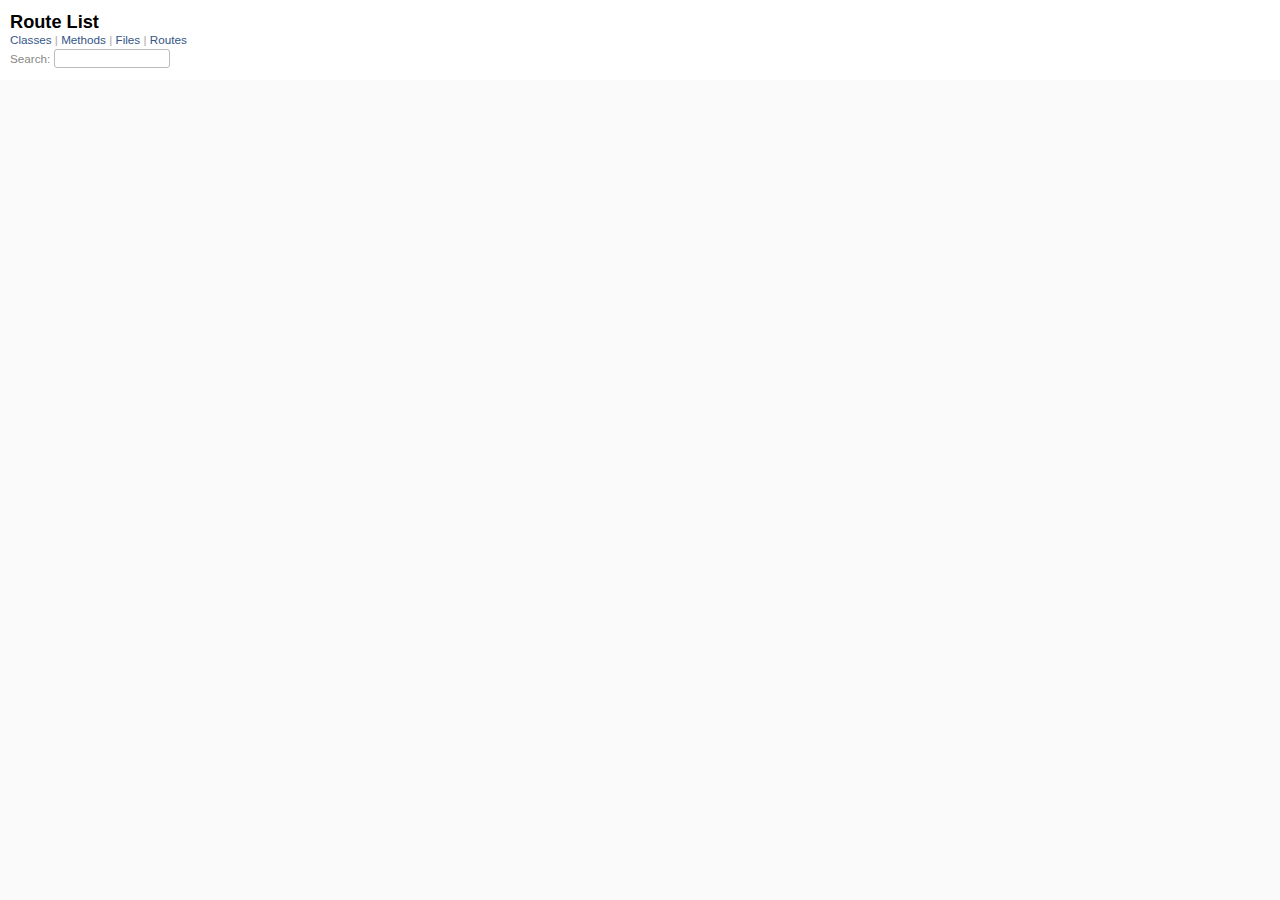
<file: doc/route_list.html>
<!DOCTYPE html>
<html>
  <head>
    <meta name="viewport" content="width=device-width, initial-scale=1.0">
    <meta charset="utf-8" />
    
      <link rel="stylesheet" href="css/full_list.css" type="text/css" media="screen" />
    
      <link rel="stylesheet" href="css/common.css" type="text/css" media="screen" />
    

    
      <script type="text/javascript" charset="utf-8" src="js/jquery.js"></script>
    
      <script type="text/javascript" charset="utf-8" src="js/full_list.js"></script>
    

    <title>Route List</title>
    <base id="base_target" target="_parent" />
  </head>
  <body>
    <div id="content">
      <div class="fixed_header">
        <h1 id="full_list_header">Route List</h1>
        <div id="full_list_nav">
          
            <span><a target="_self" href="class_list.html">
              Classes
            </a></span>
          
            <span><a target="_self" href="method_list.html">
              Methods
            </a></span>
          
            <span><a target="_self" href="file_list.html">
              Files
            </a></span>
          
            <span><a target="_self" href="route_list.html">
              Routes
            </a></span>
          
        </div>

        <div id="search">Search: <input type="text" /></div>
      </div>

      <ul id="full_list" class="class">
        


      </ul>
    </div>
  </body>
</html>
</file>
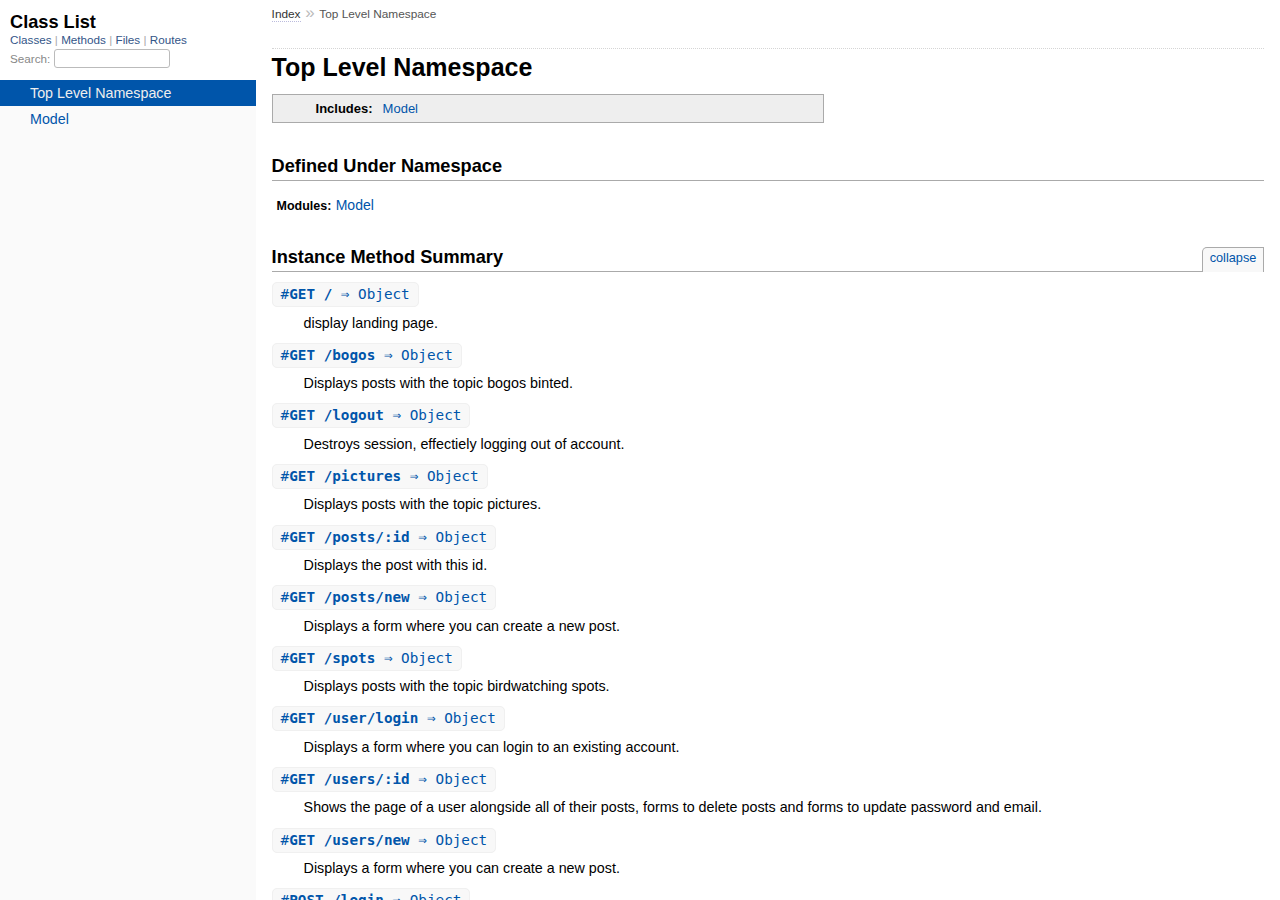
<file: doc/top-level-namespace.html>
<!DOCTYPE html>
<html>
  <head>
    <meta charset="utf-8">
<meta name="viewport" content="width=device-width, initial-scale=1.0">
<title>
  Top Level Namespace
  
    &mdash; Documentation by YARD 0.9.27
  
</title>

  <link rel="stylesheet" href="css/style.css" type="text/css" />

  <link rel="stylesheet" href="css/common.css" type="text/css" />

<script type="text/javascript">
  pathId = "";
  relpath = '';
</script>


  <script type="text/javascript" charset="utf-8" src="js/jquery.js"></script>

  <script type="text/javascript" charset="utf-8" src="js/app.js"></script>

  <script type="text/javascript" charset="utf-8" src="js/custom.js"></script>


  </head>
  <body>
    <div class="nav_wrap">
      <iframe id="nav" src="class_list.html?1"></iframe>
      <div id="resizer"></div>
    </div>

    <div id="main" tabindex="-1">
      <div id="header">
        <div id="menu">
  
    <a href="_index.html">Index</a> &raquo;
    
    
    <span class="title">Top Level Namespace</span>
  
</div>

        <div id="search">
  
    <a class="full_list_link" id="class_list_link"
        href="class_list.html">

        <svg width="24" height="24">
          <rect x="0" y="4" width="24" height="4" rx="1" ry="1"></rect>
          <rect x="0" y="12" width="24" height="4" rx="1" ry="1"></rect>
          <rect x="0" y="20" width="24" height="4" rx="1" ry="1"></rect>
        </svg>
    </a>
  
</div>
        <div class="clear"></div>
      </div>

      <div id="content"><h1>Top Level Namespace
  
  
  
</h1>
<div class="box_info">
  

  
  
  
  
  <dl>
      <dt>Includes:</dt>
      <dd><span class='object_link'><a href="Model.html" title="Model (module)">Model</a></span></dd>
  </dl>
  
  

  

  
</div>

<h2>Defined Under Namespace</h2>
<p class="children">
  
    
      <strong class="modules">Modules:</strong> <span class='object_link'><a href="Model.html" title="Model (module)">Model</a></span>
    
  
    
  
</p>







  
    <h2>
      Instance Method Summary
      <small><a href="#" class="summary_toggle">collapse</a></small>
    </h2>

    <ul class="summary">
      
        <li class="public ">
  <span class="summary_signature">
    
      <a href="top-level-namespace.html#GET__-instance_method" title="#GET / (instance method)">#<strong>GET /</strong>  &#x21d2; Object </a>
    

    
  </span>
  
  
  
  
  
  
  

  
    <span class="summary_desc"><div class='inline'>
<p>display landing page.</p>
</div></span>
  
</li>

      
        <li class="public ">
  <span class="summary_signature">
    
      <a href="top-level-namespace.html#GET__bogos-instance_method" title="#GET /bogos (instance method)">#<strong>GET /bogos</strong>  &#x21d2; Object </a>
    

    
  </span>
  
  
  
  
  
  
  

  
    <span class="summary_desc"><div class='inline'>
<p>Displays posts with the topic bogos binted.</p>
</div></span>
  
</li>

      
        <li class="public ">
  <span class="summary_signature">
    
      <a href="top-level-namespace.html#GET__logout-instance_method" title="#GET /logout (instance method)">#<strong>GET /logout</strong>  &#x21d2; Object </a>
    

    
  </span>
  
  
  
  
  
  
  

  
    <span class="summary_desc"><div class='inline'>
<p>Destroys session, effectiely logging out of account.</p>
</div></span>
  
</li>

      
        <li class="public ">
  <span class="summary_signature">
    
      <a href="top-level-namespace.html#GET__pictures-instance_method" title="#GET /pictures (instance method)">#<strong>GET /pictures</strong>  &#x21d2; Object </a>
    

    
  </span>
  
  
  
  
  
  
  

  
    <span class="summary_desc"><div class='inline'>
<p>Displays posts with the topic pictures.</p>
</div></span>
  
</li>

      
        <li class="public ">
  <span class="summary_signature">
    
      <a href="top-level-namespace.html#GET__posts__id-instance_method" title="#GET /posts/:id (instance method)">#<strong>GET /posts/:id</strong>  &#x21d2; Object </a>
    

    
  </span>
  
  
  
  
  
  
  

  
    <span class="summary_desc"><div class='inline'>
<p>Displays the post with this id.</p>
</div></span>
  
</li>

      
        <li class="public ">
  <span class="summary_signature">
    
      <a href="top-level-namespace.html#GET__posts_new-instance_method" title="#GET /posts/new (instance method)">#<strong>GET /posts/new</strong>  &#x21d2; Object </a>
    

    
  </span>
  
  
  
  
  
  
  

  
    <span class="summary_desc"><div class='inline'>
<p>Displays a form where you can create a new post.</p>
</div></span>
  
</li>

      
        <li class="public ">
  <span class="summary_signature">
    
      <a href="top-level-namespace.html#GET__spots-instance_method" title="#GET /spots (instance method)">#<strong>GET /spots</strong>  &#x21d2; Object </a>
    

    
  </span>
  
  
  
  
  
  
  

  
    <span class="summary_desc"><div class='inline'>
<p>Displays posts with the topic birdwatching spots.</p>
</div></span>
  
</li>

      
        <li class="public ">
  <span class="summary_signature">
    
      <a href="top-level-namespace.html#GET__user_login-instance_method" title="#GET /user/login (instance method)">#<strong>GET /user/login</strong>  &#x21d2; Object </a>
    

    
  </span>
  
  
  
  
  
  
  

  
    <span class="summary_desc"><div class='inline'>
<p>Displays a form where you can login to an existing account.</p>
</div></span>
  
</li>

      
        <li class="public ">
  <span class="summary_signature">
    
      <a href="top-level-namespace.html#GET__users__id-instance_method" title="#GET /users/:id (instance method)">#<strong>GET /users/:id</strong>  &#x21d2; Object </a>
    

    
  </span>
  
  
  
  
  
  
  

  
    <span class="summary_desc"><div class='inline'>
<p>Shows the page of a user alongside all of their posts, forms to delete posts and forms to update password and email.</p>
</div></span>
  
</li>

      
        <li class="public ">
  <span class="summary_signature">
    
      <a href="top-level-namespace.html#GET__users_new-instance_method" title="#GET /users/new (instance method)">#<strong>GET /users/new</strong>  &#x21d2; Object </a>
    

    
  </span>
  
  
  
  
  
  
  

  
    <span class="summary_desc"><div class='inline'>
<p>Displays a form where you can create a new post.</p>
</div></span>
  
</li>

      
        <li class="public ">
  <span class="summary_signature">
    
      <a href="top-level-namespace.html#POST__login-instance_method" title="#POST /login (instance method)">#<strong>POST /login</strong>  &#x21d2; Object </a>
    

    
  </span>
  
  
  
  
  
  
  

  
    <span class="summary_desc"><div class='inline'>
<p>Loggs in to existing user, prevents brute force hacking, checks for empty fields, Checks if user exists and checks if password is correct.</p>
</div></span>
  
</li>

      
        <li class="public ">
  <span class="summary_signature">
    
      <a href="top-level-namespace.html#POST__post__id_delete-instance_method" title="#POST /post/:id/delete (instance method)">#<strong>POST /post/:id/delete</strong>  &#x21d2; Object </a>
    

    
  </span>
  
  
  
  
  
  
  

  
    <span class="summary_desc"><div class='inline'>
<p>Checks if the user owns the post or if they are an admin, only then does it delete the post with id = id.</p>
</div></span>
  
</li>

      
        <li class="public ">
  <span class="summary_signature">
    
      <a href="top-level-namespace.html#POST__post__id_tags-instance_method" title="#POST /post/:id/tags (instance method)">#<strong>POST /post/:id/tags</strong>  &#x21d2; Object </a>
    

    
  </span>
  
  
  
  
  
  
  

  
    <span class="summary_desc"><div class='inline'>
<p>Checks if the user owns the post and then adds tag to/removes tag from post.</p>
</div></span>
  
</li>

      
        <li class="public ">
  <span class="summary_signature">
    
      <a href="top-level-namespace.html#POST__post__id_update-instance_method" title="#POST /post/:id/update (instance method)">#<strong>POST /post/:id/update</strong>  &#x21d2; Object </a>
    

    
  </span>
  
  
  
  
  
  
  

  
    <span class="summary_desc"><div class='inline'>
<p>Updates the title and body of a post if session id == the posts user_id.</p>
</div></span>
  
</li>

      
        <li class="public ">
  <span class="summary_signature">
    
      <a href="top-level-namespace.html#POST__posts_create-instance_method" title="#POST /posts/create (instance method)">#<strong>POST /posts/create</strong>  &#x21d2; Object </a>
    

    
  </span>
  
  
  
  
  
  
  

  
    <span class="summary_desc"><div class='inline'>
<p>Checks if user is logged in and if all fields have been filled in, then creates a post.</p>
</div></span>
  
</li>

      
        <li class="public ">
  <span class="summary_signature">
    
      <a href="top-level-namespace.html#POST__users-instance_method" title="#POST /users (instance method)">#<strong>POST /users</strong>  &#x21d2; Object </a>
    

    
  </span>
  
  
  
  
  
  
  

  
    <span class="summary_desc"><div class='inline'>
<p>Creates a new user with information from parasm inserted to db if no fields were empty and if username does not already exist.</p>
</div></span>
  
</li>

      
        <li class="public ">
  <span class="summary_signature">
    
      <a href="top-level-namespace.html#POST__users__id_update_email-instance_method" title="#POST /users/:id/update/email (instance method)">#<strong>POST /users/:id/update/email</strong>  &#x21d2; Object </a>
    

    
  </span>
  
  
  
  
  
  
  

  
    <span class="summary_desc"><div class='inline'>
<p>Updates the email of a user.</p>
</div></span>
  
</li>

      
        <li class="public ">
  <span class="summary_signature">
    
      <a href="top-level-namespace.html#POST__users__id_update_password-instance_method" title="#POST /users/:id/update/password (instance method)">#<strong>POST /users/:id/update/password</strong>  &#x21d2; Object </a>
    

    
  </span>
  
  
  
  
  
  
  

  
    <span class="summary_desc"><div class='inline'>
<p>Updates password of user if the user being updated is same as the one logged in, the old password is the correct password and if new pw is same as new pw_confirm.</p>
</div></span>
  
</li>

      
    </ul>
  


  
  
  
  
  
  
  
  
  <h3 class="inherited">Methods included from <span class='object_link'><a href="Model.html" title="Model (module)">Model</a></span></h3>
  <p class="inherited"><span class='object_link'><a href="Model.html#add_remove_tags-instance_method" title="Model#add_remove_tags (method)">#add_remove_tags</a></span>, <span class='object_link'><a href="Model.html#connect_to_db-instance_method" title="Model#connect_to_db (method)">#connect_to_db</a></span>, <span class='object_link'><a href="Model.html#correct_password_to_user-instance_method" title="Model#correct_password_to_user (method)">#correct_password_to_user</a></span>, <span class='object_link'><a href="Model.html#create_post-instance_method" title="Model#create_post (method)">#create_post</a></span>, <span class='object_link'><a href="Model.html#delete_post-instance_method" title="Model#delete_post (method)">#delete_post</a></span>, <span class='object_link'><a href="Model.html#empty_string%3F-instance_method" title="Model#empty_string? (method)">#empty_string?</a></span>, <span class='object_link'><a href="Model.html#id_admin%3F-instance_method" title="Model#id_admin? (method)">#id_admin?</a></span>, <span class='object_link'><a href="Model.html#new_user-instance_method" title="Model#new_user (method)">#new_user</a></span>, <span class='object_link'><a href="Model.html#select_user_by_name-instance_method" title="Model#select_user_by_name (method)">#select_user_by_name</a></span>, <span class='object_link'><a href="Model.html#show_post-instance_method" title="Model#show_post (method)">#show_post</a></span>, <span class='object_link'><a href="Model.html#show_posts_topic-instance_method" title="Model#show_posts_topic (method)">#show_posts_topic</a></span>, <span class='object_link'><a href="Model.html#show_user-instance_method" title="Model#show_user (method)">#show_user</a></span>, <span class='object_link'><a href="Model.html#update_post-instance_method" title="Model#update_post (method)">#update_post</a></span>, <span class='object_link'><a href="Model.html#update_user_email-instance_method" title="Model#update_user_email (method)">#update_user_email</a></span>, <span class='object_link'><a href="Model.html#update_user_pw-instance_method" title="Model#update_user_pw (method)">#update_user_pw</a></span>, <span class='object_link'><a href="Model.html#user_id_by_post_id-instance_method" title="Model#user_id_by_post_id (method)">#user_id_by_post_id</a></span>, <span class='object_link'><a href="Model.html#username_exist%3F-instance_method" title="Model#username_exist? (method)">#username_exist?</a></span></p>


  <div id="instance_method_details" class="method_details_list">
    <h2>Instance Method Details</h2>

    
      <div class="method_details first">
  <h3 class="signature first" id="GET__-instance_method">
  
    #<strong>GET /</strong>  &#x21d2; <tt>Object</tt> 
  

  

  
</h3><div class="docstring">
  <div class="discussion">
    
<p>display landing page</p>


  </div>
</div>
<div class="tags">
  



</div><table class="source_code">
  <tr>
    <td>
      <pre class="lines">


14
15
16</pre>
    </td>
    <td>
      <pre class="code"><span class="info file"># File 'app.rb', line 14</span>

<span class='id identifier rubyid_get'>get</span><span class='lparen'>(</span><span class='tstring'><span class='tstring_beg'>&#39;</span><span class='tstring_content'>/</span><span class='tstring_end'>&#39;</span></span><span class='rparen'>)</span> <span class='kw'>do</span>
  <span class='id identifier rubyid_slim'>slim</span><span class='lparen'>(</span><span class='symbol'>:index</span><span class='rparen'>)</span>
<span class='kw'>end</span></pre>
    </td>
  </tr>
</table>
</div>
    
      <div class="method_details ">
  <h3 class="signature " id="GET__bogos-instance_method">
  
    #<strong>GET /bogos</strong>  &#x21d2; <tt>Object</tt> 
  

  

  
</h3><div class="docstring">
  <div class="discussion">
    
<p>Displays posts with the topic bogos binted</p>


  </div>
</div>
<div class="tags">
  

  <p class="tag_title">See Also:</p>
  <ul class="see">
    
      <li><span class='object_link'><a href="Model.html#show_posts_topic-instance_method" title="Model#show_posts_topic (method)">Model#show_posts_topic</a></span></li>
    
  </ul>



</div><table class="source_code">
  <tr>
    <td>
      <pre class="lines">


40
41
42
43</pre>
    </td>
    <td>
      <pre class="code"><span class="info file"># File 'app.rb', line 40</span>

<span class='id identifier rubyid_get'>get</span><span class='lparen'>(</span><span class='tstring'><span class='tstring_beg'>&#39;</span><span class='tstring_content'>/bogos</span><span class='tstring_end'>&#39;</span></span><span class='rparen'>)</span> <span class='kw'>do</span>
    <span class='id identifier rubyid_keys'>keys</span><span class='op'>=</span><span class='id identifier rubyid_show_posts_topic'>show_posts_topic</span><span class='lparen'>(</span><span class='int'>3</span><span class='comma'>,</span><span class='id identifier rubyid_session'>session</span><span class='lbracket'>[</span><span class='symbol'>:id</span><span class='rbracket'>]</span><span class='rparen'>)</span>
    <span class='id identifier rubyid_slim'>slim</span><span class='lparen'>(</span><span class='symbol'>:&#39;posts/index_bogos&#39;</span><span class='comma'>,</span> <span class='label'>locals:</span><span class='lbrace'>{</span><span class='label'>posts:</span><span class='id identifier rubyid_keys'>keys</span><span class='lbracket'>[</span><span class='int'>0</span><span class='rbracket'>]</span><span class='comma'>,</span><span class='label'>users:</span><span class='id identifier rubyid_keys'>keys</span><span class='lbracket'>[</span><span class='int'>1</span><span class='rbracket'>]</span><span class='comma'>,</span> <span class='label'>current_user:</span><span class='id identifier rubyid_keys'>keys</span><span class='lbracket'>[</span><span class='int'>2</span><span class='rbracket'>]</span><span class='rbrace'>}</span><span class='rparen'>)</span>
<span class='kw'>end</span></pre>
    </td>
  </tr>
</table>
</div>
    
      <div class="method_details ">
  <h3 class="signature " id="GET__logout-instance_method">
  
    #<strong>GET /logout</strong>  &#x21d2; <tt>Object</tt> 
  

  

  
</h3><div class="docstring">
  <div class="discussion">
    
<p>Destroys session, effectiely logging out of account</p>


  </div>
</div>
<div class="tags">
  



</div><table class="source_code">
  <tr>
    <td>
      <pre class="lines">


197
198
199
200</pre>
    </td>
    <td>
      <pre class="code"><span class="info file"># File 'app.rb', line 197</span>

<span class='id identifier rubyid_get'>get</span><span class='lparen'>(</span><span class='tstring'><span class='tstring_beg'>&#39;</span><span class='tstring_content'>/logout</span><span class='tstring_end'>&#39;</span></span><span class='rparen'>)</span> <span class='kw'>do</span>
    <span class='id identifier rubyid_session'>session</span><span class='period'>.</span><span class='id identifier rubyid_destroy'>destroy</span>
    <span class='id identifier rubyid_redirect'>redirect</span><span class='lparen'>(</span><span class='tstring'><span class='tstring_beg'>&#39;</span><span class='tstring_content'>/</span><span class='tstring_end'>&#39;</span></span><span class='rparen'>)</span>
<span class='kw'>end</span></pre>
    </td>
  </tr>
</table>
</div>
    
      <div class="method_details ">
  <h3 class="signature " id="GET__pictures-instance_method">
  
    #<strong>GET /pictures</strong>  &#x21d2; <tt>Object</tt> 
  

  

  
</h3><div class="docstring">
  <div class="discussion">
    
<p>Displays posts with the topic pictures</p>


  </div>
</div>
<div class="tags">
  

  <p class="tag_title">See Also:</p>
  <ul class="see">
    
      <li><span class='object_link'><a href="Model.html#show_posts_topic-instance_method" title="Model#show_posts_topic (method)">Model#show_posts_topic</a></span></li>
    
  </ul>



</div><table class="source_code">
  <tr>
    <td>
      <pre class="lines">


22
23
24
25</pre>
    </td>
    <td>
      <pre class="code"><span class="info file"># File 'app.rb', line 22</span>

<span class='id identifier rubyid_get'>get</span><span class='lparen'>(</span><span class='tstring'><span class='tstring_beg'>&#39;</span><span class='tstring_content'>/pictures</span><span class='tstring_end'>&#39;</span></span><span class='rparen'>)</span> <span class='kw'>do</span>
    <span class='id identifier rubyid_keys'>keys</span><span class='op'>=</span><span class='id identifier rubyid_show_posts_topic'>show_posts_topic</span><span class='lparen'>(</span><span class='int'>1</span><span class='comma'>,</span><span class='id identifier rubyid_session'>session</span><span class='lbracket'>[</span><span class='symbol'>:id</span><span class='rbracket'>]</span><span class='rparen'>)</span>
    <span class='id identifier rubyid_slim'>slim</span><span class='lparen'>(</span><span class='symbol'>:&#39;posts/index_pictures&#39;</span><span class='comma'>,</span> <span class='label'>locals:</span><span class='lbrace'>{</span><span class='label'>posts:</span><span class='id identifier rubyid_keys'>keys</span><span class='lbracket'>[</span><span class='int'>0</span><span class='rbracket'>]</span><span class='comma'>,</span><span class='label'>users:</span><span class='id identifier rubyid_keys'>keys</span><span class='lbracket'>[</span><span class='int'>1</span><span class='rbracket'>]</span><span class='comma'>,</span> <span class='label'>current_user:</span><span class='id identifier rubyid_keys'>keys</span><span class='lbracket'>[</span><span class='int'>2</span><span class='rbracket'>]</span><span class='rbrace'>}</span><span class='rparen'>)</span>
<span class='kw'>end</span></pre>
    </td>
  </tr>
</table>
</div>
    
      <div class="method_details ">
  <h3 class="signature " id="GET__posts__id-instance_method">
  
    #<strong>GET /posts/:id</strong>  &#x21d2; <tt>Object</tt> 
  

  

  
</h3><div class="docstring">
  <div class="discussion">
    
<p>Displays the post with this id</p>


  </div>
</div>
<div class="tags">
  <p class="tag_title">Parameters:</p>
<ul class="param">
  
    <li>
      
        <span class='name'>id</span>
      
      
        <span class='type'>(<tt>integer</tt>)</span>
      
      
      
        &mdash;
        <div class='inline'>
<p>The id of post shown</p>
</div>
      
    </li>
  
</ul>


  <p class="tag_title">See Also:</p>
  <ul class="see">
    
      <li><span class='object_link'><a href="Model.html#show_post-instance_method" title="Model#show_post (method)">Model#show_post</a></span></li>
    
  </ul>



</div><table class="source_code">
  <tr>
    <td>
      <pre class="lines">


58
59
60
61
62</pre>
    </td>
    <td>
      <pre class="code"><span class="info file"># File 'app.rb', line 58</span>

<span class='id identifier rubyid_get'>get</span><span class='lparen'>(</span><span class='tstring'><span class='tstring_beg'>&#39;</span><span class='tstring_content'>/posts/:id</span><span class='tstring_end'>&#39;</span></span><span class='rparen'>)</span> <span class='kw'>do</span>
    <span class='id identifier rubyid_id'>id</span> <span class='op'>=</span> <span class='id identifier rubyid_params'>params</span><span class='lbracket'>[</span><span class='symbol'>:id</span><span class='rbracket'>]</span>
    <span class='id identifier rubyid_keys'>keys</span> <span class='op'>=</span> <span class='id identifier rubyid_show_post'><span class='object_link'><a href="Model.html#show_post-instance_method" title="Model#show_post (method)">show_post</a></span></span><span class='lparen'>(</span><span class='id identifier rubyid_id'>id</span><span class='rparen'>)</span>
    <span class='id identifier rubyid_slim'>slim</span><span class='lparen'>(</span><span class='symbol'>:&#39;posts/show&#39;</span><span class='comma'>,</span> <span class='label'>locals:</span><span class='lbrace'>{</span><span class='label'>post:</span><span class='id identifier rubyid_keys'>keys</span><span class='lbracket'>[</span><span class='int'>0</span><span class='rbracket'>]</span><span class='comma'>,</span><span class='label'>user:</span><span class='id identifier rubyid_keys'>keys</span><span class='lbracket'>[</span><span class='int'>1</span><span class='rbracket'>]</span><span class='comma'>,</span><span class='label'>tags:</span><span class='id identifier rubyid_keys'>keys</span><span class='lbracket'>[</span><span class='int'>2</span><span class='rbracket'>]</span><span class='rbrace'>}</span><span class='rparen'>)</span>
<span class='kw'>end</span></pre>
    </td>
  </tr>
</table>
</div>
    
      <div class="method_details ">
  <h3 class="signature " id="GET__posts_new-instance_method">
  
    #<strong>GET /posts/new</strong>  &#x21d2; <tt>Object</tt> 
  

  

  
</h3><div class="docstring">
  <div class="discussion">
    
<p>Displays a form where you can create a new post</p>


  </div>
</div>
<div class="tags">
  



</div><table class="source_code">
  <tr>
    <td>
      <pre class="lines">


48
49
50</pre>
    </td>
    <td>
      <pre class="code"><span class="info file"># File 'app.rb', line 48</span>

<span class='id identifier rubyid_get'>get</span><span class='lparen'>(</span><span class='tstring'><span class='tstring_beg'>&#39;</span><span class='tstring_content'>/posts/new</span><span class='tstring_end'>&#39;</span></span><span class='rparen'>)</span> <span class='kw'>do</span>
    <span class='id identifier rubyid_slim'>slim</span><span class='lparen'>(</span><span class='symbol'>:&#39;posts/new&#39;</span><span class='rparen'>)</span>
<span class='kw'>end</span></pre>
    </td>
  </tr>
</table>
</div>
    
      <div class="method_details ">
  <h3 class="signature " id="GET__spots-instance_method">
  
    #<strong>GET /spots</strong>  &#x21d2; <tt>Object</tt> 
  

  

  
</h3><div class="docstring">
  <div class="discussion">
    
<p>Displays posts with the topic birdwatching spots</p>


  </div>
</div>
<div class="tags">
  

  <p class="tag_title">See Also:</p>
  <ul class="see">
    
      <li><span class='object_link'><a href="Model.html#show_posts_topic-instance_method" title="Model#show_posts_topic (method)">Model#show_posts_topic</a></span></li>
    
  </ul>



</div><table class="source_code">
  <tr>
    <td>
      <pre class="lines">


31
32
33
34</pre>
    </td>
    <td>
      <pre class="code"><span class="info file"># File 'app.rb', line 31</span>

<span class='id identifier rubyid_get'>get</span><span class='lparen'>(</span><span class='tstring'><span class='tstring_beg'>&#39;</span><span class='tstring_content'>/spots</span><span class='tstring_end'>&#39;</span></span><span class='rparen'>)</span> <span class='kw'>do</span>
    <span class='id identifier rubyid_keys'>keys</span><span class='op'>=</span><span class='id identifier rubyid_show_posts_topic'>show_posts_topic</span><span class='lparen'>(</span><span class='int'>2</span><span class='comma'>,</span><span class='id identifier rubyid_session'>session</span><span class='lbracket'>[</span><span class='symbol'>:id</span><span class='rbracket'>]</span><span class='rparen'>)</span>
    <span class='id identifier rubyid_slim'>slim</span><span class='lparen'>(</span><span class='symbol'>:&#39;posts/index_spots&#39;</span><span class='comma'>,</span> <span class='label'>locals:</span><span class='lbrace'>{</span><span class='label'>posts:</span><span class='id identifier rubyid_keys'>keys</span><span class='lbracket'>[</span><span class='int'>0</span><span class='rbracket'>]</span><span class='comma'>,</span><span class='label'>users:</span><span class='id identifier rubyid_keys'>keys</span><span class='lbracket'>[</span><span class='int'>1</span><span class='rbracket'>]</span><span class='comma'>,</span> <span class='label'>current_user:</span><span class='id identifier rubyid_keys'>keys</span><span class='lbracket'>[</span><span class='int'>2</span><span class='rbracket'>]</span><span class='rbrace'>}</span><span class='rparen'>)</span>
<span class='kw'>end</span></pre>
    </td>
  </tr>
</table>
</div>
    
      <div class="method_details ">
  <h3 class="signature " id="GET__user_login-instance_method">
  
    #<strong>GET /user/login</strong>  &#x21d2; <tt>Object</tt> 
  

  

  
</h3><div class="docstring">
  <div class="discussion">
    
<p>Displays a form where you can login to an existing account</p>


  </div>
</div>
<div class="tags">
  



</div><table class="source_code">
  <tr>
    <td>
      <pre class="lines">


205
206
207</pre>
    </td>
    <td>
      <pre class="code"><span class="info file"># File 'app.rb', line 205</span>

<span class='id identifier rubyid_get'>get</span><span class='lparen'>(</span><span class='tstring'><span class='tstring_beg'>&#39;</span><span class='tstring_content'>/user/login</span><span class='tstring_end'>&#39;</span></span><span class='rparen'>)</span> <span class='kw'>do</span>
    <span class='id identifier rubyid_slim'>slim</span><span class='lparen'>(</span><span class='symbol'>:&#39;users/login&#39;</span><span class='rparen'>)</span>
<span class='kw'>end</span></pre>
    </td>
  </tr>
</table>
</div>
    
      <div class="method_details ">
  <h3 class="signature " id="GET__users__id-instance_method">
  
    #<strong>GET /users/:id</strong>  &#x21d2; <tt>Object</tt> 
  

  

  
</h3><div class="docstring">
  <div class="discussion">
    
<p>Shows the page of a user alongside all of their posts, forms to delete posts and forms to update password and email</p>


  </div>
</div>
<div class="tags">
  <p class="tag_title">Parameters:</p>
<ul class="param">
  
    <li>
      
        <span class='name'>id</span>
      
      
        <span class='type'>(<tt>integer</tt>)</span>
      
      
      
        &mdash;
        <div class='inline'>
<p>The ID of The user whose page is being shown</p>
</div>
      
    </li>
  
</ul>


  <p class="tag_title">See Also:</p>
  <ul class="see">
    
      <li><span class='object_link'><a href="Model.html#show_user-instance_method" title="Model#show_user (method)">Model#show_user</a></span></li>
    
  </ul>



</div><table class="source_code">
  <tr>
    <td>
      <pre class="lines">


215
216
217
218
219</pre>
    </td>
    <td>
      <pre class="code"><span class="info file"># File 'app.rb', line 215</span>

<span class='id identifier rubyid_get'>get</span><span class='lparen'>(</span><span class='tstring'><span class='tstring_beg'>&#39;</span><span class='tstring_content'>/users/:id</span><span class='tstring_end'>&#39;</span></span><span class='rparen'>)</span> <span class='kw'>do</span>
    <span class='id identifier rubyid_user_page_id'>user_page_id</span> <span class='op'>=</span> <span class='id identifier rubyid_params'>params</span><span class='lbracket'>[</span><span class='symbol'>:id</span><span class='rbracket'>]</span>
    <span class='id identifier rubyid_posts'>posts</span> <span class='op'>=</span><span class='id identifier rubyid_show_user'><span class='object_link'><a href="Model.html#show_user-instance_method" title="Model#show_user (method)">show_user</a></span></span><span class='lparen'>(</span><span class='id identifier rubyid_user_page_id'>user_page_id</span><span class='rparen'>)</span>
    <span class='id identifier rubyid_slim'>slim</span><span class='lparen'>(</span><span class='symbol'>:&#39;users/show&#39;</span><span class='comma'>,</span> <span class='label'>locals:</span><span class='lbrace'>{</span><span class='label'>posts:</span><span class='id identifier rubyid_posts'>posts</span><span class='comma'>,</span><span class='label'>user_page_id:</span><span class='id identifier rubyid_user_page_id'>user_page_id</span><span class='rbrace'>}</span><span class='rparen'>)</span>
<span class='kw'>end</span></pre>
    </td>
  </tr>
</table>
</div>
    
      <div class="method_details ">
  <h3 class="signature " id="GET__users_new-instance_method">
  
    #<strong>GET /users/new</strong>  &#x21d2; <tt>Object</tt> 
  

  

  
</h3><div class="docstring">
  <div class="discussion">
    
<p>Displays a form where you can create a new post</p>


  </div>
</div>
<div class="tags">
  



</div><table class="source_code">
  <tr>
    <td>
      <pre class="lines">


149
150
151</pre>
    </td>
    <td>
      <pre class="code"><span class="info file"># File 'app.rb', line 149</span>

<span class='id identifier rubyid_get'>get</span><span class='lparen'>(</span><span class='tstring'><span class='tstring_beg'>&#39;</span><span class='tstring_content'>/users/new</span><span class='tstring_end'>&#39;</span></span><span class='rparen'>)</span> <span class='kw'>do</span>  
    <span class='id identifier rubyid_slim'>slim</span><span class='lparen'>(</span><span class='symbol'>:&#39;users/new&#39;</span><span class='rparen'>)</span>
<span class='kw'>end</span></pre>
    </td>
  </tr>
</table>
</div>
    
      <div class="method_details ">
  <h3 class="signature " id="POST__login-instance_method">
  
    #<strong>POST /login</strong>  &#x21d2; <tt>Object</tt> 
  

  

  
</h3><div class="docstring">
  <div class="discussion">
    
<p>Loggs in to existing user, prevents brute force hacking, checks for empty fields, Checks if user exists and checks if password is correct</p>


  </div>
</div>
<div class="tags">
  <p class="tag_title">Parameters:</p>
<ul class="param">
  
    <li>
      
        <span class='name'>username</span>
      
      
        <span class='type'>(<tt>string</tt>)</span>
      
      
      
        &mdash;
        <div class='inline'>
<p>The name of user that wants to log in</p>
</div>
      
    </li>
  
    <li>
      
        <span class='name'>password</span>
      
      
        <span class='type'>(<tt>sting</tt>)</span>
      
      
      
        &mdash;
        <div class='inline'>
<p>The Password of user that wants to log in</p>
</div>
      
    </li>
  
</ul>


  <p class="tag_title">See Also:</p>
  <ul class="see">
    
      <li><span class='object_link'><a href="Model.html#empty_string%3F-instance_method" title="Model#empty_string? (method)">Model#empty_string?</a></span></li>
    
      <li><span class='object_link'><a href="Model.html#select_user_by_name-instance_method" title="Model#select_user_by_name (method)">Model#select_user_by_name</a></span></li>
    
      <li><span class='object_link'><a href="Model.html#correct_password_to_user-instance_method" title="Model#correct_password_to_user (method)">Model#correct_password_to_user</a></span></li>
    
  </ul>



</div><table class="source_code">
  <tr>
    <td>
      <pre class="lines">


273
274
275
276
277
278
279
280
281
282
283
284
285
286
287
288
289
290
291
292
293
294
295
296
297
298
299
300
301
302
303
304
305</pre>
    </td>
    <td>
      <pre class="code"><span class="info file"># File 'app.rb', line 273</span>

<span class='id identifier rubyid_post'>post</span><span class='lparen'>(</span><span class='tstring'><span class='tstring_beg'>&#39;</span><span class='tstring_content'>/login</span><span class='tstring_end'>&#39;</span></span><span class='rparen'>)</span> <span class='kw'>do</span>
    <span class='id identifier rubyid_username'>username</span> <span class='op'>=</span> <span class='id identifier rubyid_params'>params</span><span class='lbracket'>[</span><span class='symbol'>:username</span><span class='rbracket'>]</span>
    <span class='id identifier rubyid_password'>password</span> <span class='op'>=</span> <span class='id identifier rubyid_params'>params</span><span class='lbracket'>[</span><span class='symbol'>:password</span><span class='rbracket'>]</span>
    
    <span class='id identifier rubyid_session'>session</span><span class='lbracket'>[</span><span class='symbol'>:loginattempt</span><span class='rbracket'>]</span><span class='op'>=</span><span class='int'>0</span> <span class='kw'>if</span> <span class='const'>Time</span><span class='period'>.</span><span class='id identifier rubyid_new'>new</span><span class='period'>.</span><span class='id identifier rubyid_to_i'>to_i</span> <span class='op'>-</span> <span class='id identifier rubyid_session'>session</span><span class='lbracket'>[</span><span class='symbol'>:last_attempt</span><span class='rbracket'>]</span><span class='period'>.</span><span class='id identifier rubyid_to_i'>to_i</span> <span class='op'>&gt;</span> <span class='int'>300</span>
    <span class='kw'>if</span> <span class='id identifier rubyid_session'>session</span><span class='lbracket'>[</span><span class='symbol'>:loginattempt</span><span class='rbracket'>]</span> <span class='op'>&gt;</span> <span class='int'>4</span>
        <span class='id identifier rubyid_session'>session</span><span class='lbracket'>[</span><span class='symbol'>:signinerror</span><span class='rbracket'>]</span> <span class='op'>=</span> <span class='tstring'><span class='tstring_beg'>&#39;</span><span class='tstring_content'>För många misslyckade försök. Var vänlig och försök igen senare</span><span class='tstring_end'>&#39;</span></span>
        <span class='id identifier rubyid_redirect'>redirect</span><span class='lparen'>(</span><span class='tstring'><span class='tstring_beg'>&#39;</span><span class='tstring_content'>/user/login</span><span class='tstring_end'>&#39;</span></span><span class='rparen'>)</span> 
    <span class='kw'>end</span>
    <span class='kw'>if</span> <span class='id identifier rubyid_empty_string?'><span class='object_link'><a href="Model.html#empty_string%3F-instance_method" title="Model#empty_string? (method)">empty_string?</a></span></span><span class='lparen'>(</span><span class='id identifier rubyid_username'>username</span><span class='rparen'>)</span> <span class='op'>||</span> <span class='id identifier rubyid_empty_string?'><span class='object_link'><a href="Model.html#empty_string%3F-instance_method" title="Model#empty_string? (method)">empty_string?</a></span></span><span class='lparen'>(</span><span class='id identifier rubyid_password'>password</span><span class='rparen'>)</span>
        <span class='id identifier rubyid_session'>session</span><span class='lbracket'>[</span><span class='symbol'>:signinerror</span><span class='rbracket'>]</span> <span class='op'>=</span> <span class='tstring'><span class='tstring_beg'>&quot;</span><span class='tstring_content'>Lämna inget fält tomt</span><span class='tstring_end'>&quot;</span></span>
        <span class='id identifier rubyid_session'>session</span><span class='lbracket'>[</span><span class='symbol'>:loginattempt</span><span class='rbracket'>]</span><span class='op'>+=</span><span class='int'>1</span>
        <span class='id identifier rubyid_redirect'>redirect</span><span class='lparen'>(</span><span class='tstring'><span class='tstring_beg'>&#39;</span><span class='tstring_content'>/users/new</span><span class='tstring_end'>&#39;</span></span><span class='rparen'>)</span>
    <span class='kw'>end</span>
    <span class='id identifier rubyid_user'>user</span> <span class='op'>=</span> <span class='id identifier rubyid_select_user_by_name'><span class='object_link'><a href="Model.html#select_user_by_name-instance_method" title="Model#select_user_by_name (method)">select_user_by_name</a></span></span><span class='lparen'>(</span><span class='id identifier rubyid_username'>username</span><span class='rparen'>)</span>
    <span class='kw'>if</span> <span class='id identifier rubyid_user'>user</span><span class='op'>==</span><span class='kw'>nil</span> 
        <span class='id identifier rubyid_session'>session</span><span class='lbracket'>[</span><span class='symbol'>:loginattempt</span><span class='rbracket'>]</span> <span class='op'>+=</span><span class='int'>1</span>
        <span class='id identifier rubyid_session'>session</span><span class='lbracket'>[</span><span class='symbol'>:last_attempt</span><span class='rbracket'>]</span> <span class='op'>=</span> <span class='const'>Time</span><span class='period'>.</span><span class='id identifier rubyid_now'>now</span>
        <span class='id identifier rubyid_redirect'>redirect</span><span class='lparen'>(</span><span class='tstring'><span class='tstring_beg'>&#39;</span><span class='tstring_content'>/user/login</span><span class='tstring_end'>&#39;</span></span><span class='rparen'>)</span>
    <span class='kw'>end</span> 
    <span class='kw'>if</span> <span class='id identifier rubyid_correct_password_to_user'><span class='object_link'><a href="Model.html#correct_password_to_user-instance_method" title="Model#correct_password_to_user (method)">correct_password_to_user</a></span></span><span class='lparen'>(</span><span class='id identifier rubyid_password'>password</span><span class='comma'>,</span><span class='id identifier rubyid_user'>user</span><span class='rparen'>)</span>
        <span class='id identifier rubyid_session'>session</span><span class='lbracket'>[</span><span class='symbol'>:id</span><span class='rbracket'>]</span><span class='op'>=</span> <span class='id identifier rubyid_user'>user</span><span class='lbracket'>[</span><span class='tstring'><span class='tstring_beg'>&quot;</span><span class='tstring_content'>id</span><span class='tstring_end'>&quot;</span></span><span class='rbracket'>]</span>
        <span class='id identifier rubyid_session'>session</span><span class='lbracket'>[</span><span class='symbol'>:username</span><span class='rbracket'>]</span> <span class='op'>=</span> <span class='id identifier rubyid_username'>username</span>
        <span class='id identifier rubyid_session'>session</span><span class='lbracket'>[</span><span class='symbol'>:email</span><span class='rbracket'>]</span> <span class='op'>=</span> <span class='id identifier rubyid_user'>user</span><span class='lbracket'>[</span><span class='tstring'><span class='tstring_beg'>&quot;</span><span class='tstring_content'>email</span><span class='tstring_end'>&quot;</span></span><span class='rbracket'>]</span>
        <span class='id identifier rubyid_session'>session</span><span class='lbracket'>[</span><span class='symbol'>:loginattempt</span><span class='rbracket'>]</span> <span class='op'>=</span> <span class='kw'>nil</span>
        <span class='id identifier rubyid_session'>session</span><span class='lbracket'>[</span><span class='symbol'>:signinerror</span><span class='rbracket'>]</span> <span class='op'>=</span> <span class='tstring'><span class='tstring_beg'>&quot;</span><span class='tstring_end'>&quot;</span></span>
        <span class='kw'>return</span> <span class='id identifier rubyid_redirect'>redirect</span><span class='lparen'>(</span><span class='tstring'><span class='tstring_beg'>&#39;</span><span class='tstring_content'>/</span><span class='tstring_end'>&#39;</span></span><span class='rparen'>)</span>
    <span class='kw'>else</span>
        <span class='id identifier rubyid_session'>session</span><span class='lbracket'>[</span><span class='symbol'>:loginattempt</span><span class='rbracket'>]</span> <span class='op'>+=</span><span class='int'>1</span>
        <span class='id identifier rubyid_session'>session</span><span class='lbracket'>[</span><span class='symbol'>:last_attempt</span><span class='rbracket'>]</span> <span class='op'>=</span> <span class='const'>Time</span><span class='period'>.</span><span class='id identifier rubyid_now'>now</span>
        <span class='kw'>return</span> <span class='id identifier rubyid_redirect'>redirect</span><span class='lparen'>(</span><span class='tstring'><span class='tstring_beg'>&#39;</span><span class='tstring_content'>/user/login</span><span class='tstring_end'>&#39;</span></span><span class='rparen'>)</span>
    <span class='kw'>end</span>
<span class='kw'>end</span></pre>
    </td>
  </tr>
</table>
</div>
    
      <div class="method_details ">
  <h3 class="signature " id="POST__post__id_delete-instance_method">
  
    #<strong>POST /post/:id/delete</strong>  &#x21d2; <tt>Object</tt> 
  

  

  
</h3><div class="docstring">
  <div class="discussion">
    
<p>Checks if the user owns the post or if they are an admin, only then does it delete the post with id = id</p>


  </div>
</div>
<div class="tags">
  <p class="tag_title">Parameters:</p>
<ul class="param">
  
    <li>
      
        <span class='name'>id</span>
      
      
        <span class='type'>(<tt>integer</tt>)</span>
      
      
      
        &mdash;
        <div class='inline'>
<p>The id of post</p>
</div>
      
    </li>
  
</ul>


  <p class="tag_title">See Also:</p>
  <ul class="see">
    
      <li>Model#is_admin?</li>
    
      <li><span class='object_link'><a href="Model.html#delete_post-instance_method" title="Model#delete_post (method)">Model#delete_post</a></span></li>
    
  </ul>



</div><table class="source_code">
  <tr>
    <td>
      <pre class="lines">


136
137
138
139
140
141
142
143
144</pre>
    </td>
    <td>
      <pre class="code"><span class="info file"># File 'app.rb', line 136</span>

<span class='id identifier rubyid_post'>post</span><span class='lparen'>(</span><span class='tstring'><span class='tstring_beg'>&#39;</span><span class='tstring_content'>/post/:id/delete</span><span class='tstring_end'>&#39;</span></span><span class='rparen'>)</span> <span class='kw'>do</span>
    <span class='id identifier rubyid_id'>id</span> <span class='op'>=</span> <span class='id identifier rubyid_params'>params</span><span class='lbracket'>[</span><span class='symbol'>:id</span><span class='rbracket'>]</span>
    <span class='kw'>if</span> <span class='id identifier rubyid_session'>session</span><span class='lbracket'>[</span><span class='symbol'>:id</span><span class='rbracket'>]</span> <span class='op'>!=</span><span class='kw'>nil</span>
        <span class='kw'>if</span> <span class='id identifier rubyid_id'>id</span> <span class='op'>==</span> <span class='id identifier rubyid_session'>session</span><span class='lbracket'>[</span><span class='symbol'>:id</span><span class='rbracket'>]</span> <span class='op'>||</span> <span class='id identifier rubyid_is_admin?'>is_admin?</span><span class='lparen'>(</span><span class='id identifier rubyid_session'>session</span><span class='lbracket'>[</span><span class='symbol'>:id</span><span class='rbracket'>]</span><span class='rparen'>)</span>
            <span class='id identifier rubyid_delete_post'><span class='object_link'><a href="Model.html#delete_post-instance_method" title="Model#delete_post (method)">delete_post</a></span></span><span class='lparen'>(</span><span class='id identifier rubyid_id'>id</span><span class='rparen'>)</span>
        <span class='kw'>end</span>
    <span class='kw'>end</span>
    <span class='id identifier rubyid_redirect'>redirect</span><span class='lparen'>(</span><span class='tstring'><span class='tstring_beg'>&quot;</span><span class='tstring_content'>/users/</span><span class='embexpr_beg'>#{</span><span class='id identifier rubyid_user_id'>user_id</span><span class='embexpr_end'>}</span><span class='tstring_end'>&quot;</span></span><span class='rparen'>)</span>
<span class='kw'>end</span></pre>
    </td>
  </tr>
</table>
</div>
    
      <div class="method_details ">
  <h3 class="signature " id="POST__post__id_tags-instance_method">
  
    #<strong>POST /post/:id/tags</strong>  &#x21d2; <tt>Object</tt> 
  

  

  
</h3><div class="docstring">
  <div class="discussion">
    
<p>Checks if the user owns the post and then adds tag to/removes tag from post</p>


  </div>
</div>
<div class="tags">
  <p class="tag_title">Parameters:</p>
<ul class="param">
  
    <li>
      
        <span class='name'>post_id</span>
      
      
        <span class='type'>(<tt>integer</tt>)</span>
      
      
      
        &mdash;
        <div class='inline'>
<p>The ID of post</p>
</div>
      
    </li>
  
    <li>
      
        <span class='name'>post_tag</span>
      
      
        <span class='type'>(<tt>string</tt>)</span>
      
      
      
        &mdash;
        <div class='inline'>
<p>The tag that will be added to/removed from post</p>
</div>
      
    </li>
  
</ul>


  <p class="tag_title">See Also:</p>
  <ul class="see">
    
      <li><span class='object_link'><a href="Model.html#user_id_by_post_id-instance_method" title="Model#user_id_by_post_id (method)">Model#user_id_by_post_id</a></span></li>
    
      <li><span class='object_link'><a href="Model.html#add_remove_tags-instance_method" title="Model#add_remove_tags (method)">Model#add_remove_tags</a></span></li>
    
  </ul>



</div><table class="source_code">
  <tr>
    <td>
      <pre class="lines">


101
102
103
104
105
106
107
108</pre>
    </td>
    <td>
      <pre class="code"><span class="info file"># File 'app.rb', line 101</span>

<span class='id identifier rubyid_post'>post</span><span class='lparen'>(</span><span class='tstring'><span class='tstring_beg'>&#39;</span><span class='tstring_content'>/post/:id/tags</span><span class='tstring_end'>&#39;</span></span><span class='rparen'>)</span> <span class='kw'>do</span>
    <span class='id identifier rubyid_post_id'>post_id</span> <span class='op'>=</span> <span class='id identifier rubyid_params'>params</span><span class='lbracket'>[</span><span class='symbol'>:id</span><span class='rbracket'>]</span>
    <span class='id identifier rubyid_post_tag'>post_tag</span> <span class='op'>=</span> <span class='id identifier rubyid_params'>params</span><span class='lbracket'>[</span><span class='symbol'>:tag</span><span class='rbracket'>]</span>
    <span class='kw'>if</span> <span class='id identifier rubyid_user_id_by_post_id'><span class='object_link'><a href="Model.html#user_id_by_post_id-instance_method" title="Model#user_id_by_post_id (method)">user_id_by_post_id</a></span></span><span class='lparen'>(</span><span class='id identifier rubyid_post_id'>post_id</span><span class='rparen'>)</span> <span class='op'>==</span> <span class='id identifier rubyid_session'>session</span><span class='lbracket'>[</span><span class='symbol'>:id</span><span class='rbracket'>]</span>
        <span class='id identifier rubyid_add_remove_tags'><span class='object_link'><a href="Model.html#add_remove_tags-instance_method" title="Model#add_remove_tags (method)">add_remove_tags</a></span></span><span class='lparen'>(</span><span class='id identifier rubyid_post_id'>post_id</span><span class='comma'>,</span><span class='id identifier rubyid_post_tag'>post_tag</span><span class='rparen'>)</span>
        <span class='id identifier rubyid_redirect'>redirect</span><span class='lparen'>(</span><span class='tstring'><span class='tstring_beg'>&quot;</span><span class='tstring_content'>/posts/</span><span class='embexpr_beg'>#{</span><span class='id identifier rubyid_post_id'>post_id</span><span class='embexpr_end'>}</span><span class='tstring_end'>&quot;</span></span><span class='rparen'>)</span>
    <span class='kw'>end</span>
<span class='kw'>end</span></pre>
    </td>
  </tr>
</table>
</div>
    
      <div class="method_details ">
  <h3 class="signature " id="POST__post__id_update-instance_method">
  
    #<strong>POST /post/:id/update</strong>  &#x21d2; <tt>Object</tt> 
  

  

  
</h3><div class="docstring">
  <div class="discussion">
    
<p>Updates the title and body of a post if session id == the posts user_id</p>


  </div>
</div>
<div class="tags">
  <p class="tag_title">Parameters:</p>
<ul class="param">
  
    <li>
      
        <span class='name'>id</span>
      
      
        <span class='type'>(<tt>integer</tt>)</span>
      
      
      
        &mdash;
        <div class='inline'>
<p>The id of post</p>
</div>
      
    </li>
  
    <li>
      
        <span class='name'>title</span>
      
      
        <span class='type'>(<tt>string</tt>)</span>
      
      
      
        &mdash;
        <div class='inline'>
<p>The new title to post</p>
</div>
      
    </li>
  
    <li>
      
        <span class='name'>body</span>
      
      
        <span class='type'>(<tt>string</tt>)</span>
      
      
      
        &mdash;
        <div class='inline'>
<p>The new textbody to post</p>
</div>
      
    </li>
  
</ul>


  <p class="tag_title">See Also:</p>
  <ul class="see">
    
      <li><span class='object_link'><a href="Model.html#update_post-instance_method" title="Model#update_post (method)">Model#update_post</a></span></li>
    
      <li><span class='object_link'><a href="Model.html#user_id_by_post_id-instance_method" title="Model#user_id_by_post_id (method)">Model#user_id_by_post_id</a></span></li>
    
  </ul>



</div><table class="source_code">
  <tr>
    <td>
      <pre class="lines">


119
120
121
122
123
124
125
126
127</pre>
    </td>
    <td>
      <pre class="code"><span class="info file"># File 'app.rb', line 119</span>

<span class='id identifier rubyid_post'>post</span><span class='lparen'>(</span><span class='tstring'><span class='tstring_beg'>&#39;</span><span class='tstring_content'>/post/:id/update</span><span class='tstring_end'>&#39;</span></span><span class='rparen'>)</span> <span class='kw'>do</span>
    <span class='id identifier rubyid_post_id'>post_id</span> <span class='op'>=</span> <span class='id identifier rubyid_params'>params</span><span class='lbracket'>[</span><span class='symbol'>:id</span><span class='rbracket'>]</span>
    <span class='id identifier rubyid_title'>title</span> <span class='op'>=</span> <span class='id identifier rubyid_params'>params</span><span class='lbracket'>[</span><span class='symbol'>:title</span><span class='rbracket'>]</span>
    <span class='id identifier rubyid_body'>body</span> <span class='op'>=</span> <span class='id identifier rubyid_params'>params</span><span class='lbracket'>[</span><span class='symbol'>:body</span><span class='rbracket'>]</span>
    <span class='kw'>if</span> <span class='id identifier rubyid_user_id_by_post_id'><span class='object_link'><a href="Model.html#user_id_by_post_id-instance_method" title="Model#user_id_by_post_id (method)">user_id_by_post_id</a></span></span><span class='lparen'>(</span><span class='id identifier rubyid_post_id'>post_id</span><span class='rparen'>)</span> <span class='op'>==</span> <span class='id identifier rubyid_session'>session</span><span class='lbracket'>[</span><span class='symbol'>:id</span><span class='rbracket'>]</span>
        <span class='id identifier rubyid_update_post'><span class='object_link'><a href="Model.html#update_post-instance_method" title="Model#update_post (method)">update_post</a></span></span><span class='lparen'>(</span><span class='id identifier rubyid_post_id'>post_id</span><span class='comma'>,</span><span class='id identifier rubyid_title'>title</span><span class='comma'>,</span><span class='id identifier rubyid_body'>body</span><span class='rparen'>)</span>
        <span class='id identifier rubyid_redirect'>redirect</span><span class='lparen'>(</span><span class='tstring'><span class='tstring_beg'>&quot;</span><span class='tstring_content'>posts/</span><span class='embexpr_beg'>#{</span><span class='id identifier rubyid_post_id'>post_id</span><span class='embexpr_end'>}</span><span class='tstring_end'>&quot;</span></span><span class='rparen'>)</span>
    <span class='kw'>end</span>
<span class='kw'>end</span></pre>
    </td>
  </tr>
</table>
</div>
    
      <div class="method_details ">
  <h3 class="signature " id="POST__posts_create-instance_method">
  
    #<strong>POST /posts/create</strong>  &#x21d2; <tt>Object</tt> 
  

  

  
</h3><div class="docstring">
  <div class="discussion">
    
<p>Checks if user is logged in and if all fields have been filled in, then creates a post</p>


  </div>
</div>
<div class="tags">
  <p class="tag_title">Parameters:</p>
<ul class="param">
  
    <li>
      
        <span class='name'>title</span>
      
      
        <span class='type'>(<tt>string</tt>)</span>
      
      
      
        &mdash;
        <div class='inline'>
<p>The title of new post</p>
</div>
      
    </li>
  
    <li>
      
        <span class='name'>body</span>
      
      
        <span class='type'>(<tt>string</tt>)</span>
      
      
      
        &mdash;
        <div class='inline'>
<p>The bodytext of new post</p>
</div>
      
    </li>
  
    <li>
      
        <span class='name'>topic</span>
      
      
        <span class='type'>(<tt>integer</tt>)</span>
      
      
      
        &mdash;
        <div class='inline'>
<p>The topic the post will be in</p>
</div>
      
    </li>
  
    <li>
      
        <span class='name'>file</span>
      
      
        <span class='type'>(<tt>nil/array&lt;Hash&gt;</tt>)</span>
      
      
      
        &mdash;
        <div class='inline'>
<p>The information of attatched img file, or nil if no file has been attatched</p>
</div>
      
    </li>
  
</ul>


  <p class="tag_title">See Also:</p>
  <ul class="see">
    
      <li><span class='object_link'><a href="Model.html#empty_string%3F-instance_method" title="Model#empty_string? (method)">Model#empty_string?</a></span></li>
    
      <li><span class='object_link'><a href="Model.html#create_post-instance_method" title="Model#create_post (method)">Model#create_post</a></span></li>
    
  </ul>



</div><table class="source_code">
  <tr>
    <td>
      <pre class="lines">


74
75
76
77
78
79
80
81
82
83
84
85
86
87
88
89
90
91</pre>
    </td>
    <td>
      <pre class="code"><span class="info file"># File 'app.rb', line 74</span>

<span class='id identifier rubyid_post'>post</span><span class='lparen'>(</span><span class='tstring'><span class='tstring_beg'>&#39;</span><span class='tstring_content'>/posts/create</span><span class='tstring_end'>&#39;</span></span><span class='rparen'>)</span> <span class='kw'>do</span>
    <span class='id identifier rubyid_id'>id</span> <span class='op'>=</span> <span class='id identifier rubyid_session'>session</span><span class='lbracket'>[</span><span class='symbol'>:id</span><span class='rbracket'>]</span> 
    <span class='id identifier rubyid_title'>title</span> <span class='op'>=</span> <span class='id identifier rubyid_params'>params</span><span class='lbracket'>[</span><span class='symbol'>:title</span><span class='rbracket'>]</span>
    <span class='id identifier rubyid_body'>body</span><span class='op'>=</span><span class='id identifier rubyid_params'>params</span><span class='lbracket'>[</span><span class='symbol'>:body</span><span class='rbracket'>]</span>
    <span class='id identifier rubyid_topic'>topic</span> <span class='op'>=</span> <span class='id identifier rubyid_params'>params</span><span class='lbracket'>[</span><span class='symbol'>:topic</span><span class='rbracket'>]</span><span class='period'>.</span><span class='id identifier rubyid_to_i'>to_i</span>
    <span class='id identifier rubyid_file'>file</span> <span class='op'>=</span> <span class='id identifier rubyid_params'>params</span><span class='lbracket'>[</span><span class='symbol'>:file</span><span class='rbracket'>]</span>
    <span class='kw'>if</span> <span class='id identifier rubyid_session'>session</span><span class='lbracket'>[</span><span class='symbol'>:id</span><span class='rbracket'>]</span><span class='op'>==</span><span class='kw'>nil</span>
        <span class='id identifier rubyid_redirect'>redirect</span><span class='lparen'>(</span><span class='tstring'><span class='tstring_beg'>&#39;</span><span class='tstring_content'>/posts/new</span><span class='tstring_end'>&#39;</span></span><span class='rparen'>)</span>
    <span class='kw'>end</span>
    <span class='kw'>if</span> <span class='id identifier rubyid_empty_string?'><span class='object_link'><a href="Model.html#empty_string%3F-instance_method" title="Model#empty_string? (method)">empty_string?</a></span></span><span class='lparen'>(</span><span class='id identifier rubyid_title'>title</span><span class='rparen'>)</span> <span class='op'>||</span> <span class='id identifier rubyid_empty_string?'><span class='object_link'><a href="Model.html#empty_string%3F-instance_method" title="Model#empty_string? (method)">empty_string?</a></span></span><span class='lparen'>(</span><span class='id identifier rubyid_body'>body</span><span class='rparen'>)</span>
        <span class='id identifier rubyid_session'>session</span><span class='lbracket'>[</span><span class='symbol'>:create_post_error</span><span class='rbracket'>]</span> <span class='op'>=</span> <span class='tstring'><span class='tstring_beg'>&quot;</span><span class='tstring_content'>One or more of your fields are empty, please fill them in</span><span class='tstring_end'>&quot;</span></span>
        <span class='id identifier rubyid_redirect'>redirect</span><span class='lparen'>(</span><span class='tstring'><span class='tstring_beg'>&quot;</span><span class='tstring_content'>/posts/new</span><span class='tstring_end'>&quot;</span></span><span class='rparen'>)</span>
    <span class='kw'>else</span>
        <span class='id identifier rubyid_session'>session</span><span class='lbracket'>[</span><span class='symbol'>:create_post_error</span><span class='rbracket'>]</span> <span class='op'>=</span> <span class='tstring'><span class='tstring_beg'>&quot;</span><span class='tstring_end'>&quot;</span></span>
        <span class='id identifier rubyid_create_post'><span class='object_link'><a href="Model.html#create_post-instance_method" title="Model#create_post (method)">create_post</a></span></span><span class='lparen'>(</span><span class='id identifier rubyid_id'>id</span><span class='comma'>,</span><span class='id identifier rubyid_title'>title</span><span class='comma'>,</span><span class='id identifier rubyid_body'>body</span><span class='comma'>,</span><span class='id identifier rubyid_topic'>topic</span><span class='comma'>,</span><span class='id identifier rubyid_file'>file</span><span class='rparen'>)</span>
        <span class='id identifier rubyid_redirect'>redirect</span><span class='lparen'>(</span><span class='tstring'><span class='tstring_beg'>&quot;</span><span class='tstring_content'>/posts/</span><span class='embexpr_beg'>#{</span><span class='id identifier rubyid_id'>id</span><span class='embexpr_end'>}</span><span class='tstring_end'>&quot;</span></span><span class='rparen'>)</span>   
    <span class='kw'>end</span> 
<span class='kw'>end</span></pre>
    </td>
  </tr>
</table>
</div>
    
      <div class="method_details ">
  <h3 class="signature " id="POST__users-instance_method">
  
    #<strong>POST /users</strong>  &#x21d2; <tt>Object</tt> 
  

  

  
</h3><div class="docstring">
  <div class="discussion">
    
<p>Creates a new user with information from parasm inserted to db if no fields were empty and if username does not already exist</p>


  </div>
</div>
<div class="tags">
  <p class="tag_title">Parameters:</p>
<ul class="param">
  
    <li>
      
        <span class='name'>username</span>
      
      
        <span class='type'>(<tt>string</tt>)</span>
      
      
      
        &mdash;
        <div class='inline'>
<p>Name of new user</p>
</div>
      
    </li>
  
    <li>
      
        <span class='name'>email</span>
      
      
        <span class='type'>(<tt>string</tt>)</span>
      
      
      
        &mdash;
        <div class='inline'>
<p>The email of new user</p>
</div>
      
    </li>
  
    <li>
      
        <span class='name'>password</span>
      
      
        <span class='type'>(<tt>string</tt>)</span>
      
      
      
        &mdash;
        <div class='inline'>
<p>The password of new user</p>
</div>
      
    </li>
  
    <li>
      
        <span class='name'>password_confirm</span>
      
      
        <span class='type'>(<tt>string</tt>)</span>
      
      
      
        &mdash;
        <div class='inline'>
<p>A string used to check user can write the same password twice in a row</p>
</div>
      
    </li>
  
</ul>


  <p class="tag_title">See Also:</p>
  <ul class="see">
    
      <li><span class='object_link'><a href="Model.html#empty_string%3F-instance_method" title="Model#empty_string? (method)">Model#empty_string?</a></span></li>
    
      <li><span class='object_link'><a href="Model.html#username_exist%3F-instance_method" title="Model#username_exist? (method)">Model#username_exist?</a></span></li>
    
      <li><span class='object_link'><a href="Model.html#new_user-instance_method" title="Model#new_user (method)">Model#new_user</a></span></li>
    
  </ul>



</div><table class="source_code">
  <tr>
    <td>
      <pre class="lines">


164
165
166
167
168
169
170
171
172
173
174
175
176
177
178
179
180
181
182
183
184
185
186
187
188
189
190
191
192</pre>
    </td>
    <td>
      <pre class="code"><span class="info file"># File 'app.rb', line 164</span>

<span class='id identifier rubyid_post'>post</span><span class='lparen'>(</span><span class='tstring'><span class='tstring_beg'>&#39;</span><span class='tstring_content'>/users</span><span class='tstring_end'>&#39;</span></span><span class='rparen'>)</span> <span class='kw'>do</span>
    <span class='id identifier rubyid_username'>username</span> <span class='op'>=</span> <span class='id identifier rubyid_params'>params</span><span class='lbracket'>[</span><span class='symbol'>:username</span><span class='rbracket'>]</span>
    <span class='id identifier rubyid_email'>email</span> <span class='op'>=</span> <span class='id identifier rubyid_params'>params</span><span class='lbracket'>[</span><span class='symbol'>:email</span><span class='rbracket'>]</span>
    <span class='id identifier rubyid_password'>password</span> <span class='op'>=</span> <span class='id identifier rubyid_params'>params</span><span class='lbracket'>[</span><span class='symbol'>:password</span><span class='rbracket'>]</span>
    <span class='id identifier rubyid_password_confirm'>password_confirm</span> <span class='op'>=</span> <span class='id identifier rubyid_params'>params</span><span class='lbracket'>[</span><span class='symbol'>:password_confirm</span><span class='rbracket'>]</span>
    <span class='id identifier rubyid_session'>session</span><span class='lbracket'>[</span><span class='symbol'>:regattempt</span><span class='rbracket'>]</span><span class='op'>=</span><span class='int'>0</span>
    <span class='kw'>if</span> <span class='id identifier rubyid_empty_string?'><span class='object_link'><a href="Model.html#empty_string%3F-instance_method" title="Model#empty_string? (method)">empty_string?</a></span></span><span class='lparen'>(</span><span class='id identifier rubyid_username'>username</span><span class='rparen'>)</span> <span class='op'>||</span> <span class='id identifier rubyid_empty_string?'><span class='object_link'><a href="Model.html#empty_string%3F-instance_method" title="Model#empty_string? (method)">empty_string?</a></span></span><span class='lparen'>(</span><span class='id identifier rubyid_email'>email</span><span class='rparen'>)</span> <span class='op'>||</span> <span class='id identifier rubyid_empty_string?'><span class='object_link'><a href="Model.html#empty_string%3F-instance_method" title="Model#empty_string? (method)">empty_string?</a></span></span><span class='lparen'>(</span><span class='id identifier rubyid_password'>password</span><span class='rparen'>)</span> <span class='op'>||</span> <span class='id identifier rubyid_empty_string?'><span class='object_link'><a href="Model.html#empty_string%3F-instance_method" title="Model#empty_string? (method)">empty_string?</a></span></span><span class='lparen'>(</span><span class='id identifier rubyid_password_confirm'>password_confirm</span><span class='rparen'>)</span>
        <span class='id identifier rubyid_session'>session</span><span class='lbracket'>[</span><span class='symbol'>:regattempt_error</span><span class='rbracket'>]</span> <span class='op'>=</span> <span class='tstring'><span class='tstring_beg'>&quot;</span><span class='tstring_content'>Lämna inget fält tomt</span><span class='tstring_end'>&quot;</span></span>
        <span class='id identifier rubyid_session'>session</span><span class='lbracket'>[</span><span class='symbol'>:regattempt</span><span class='rbracket'>]</span><span class='op'>+=</span><span class='int'>1</span>
        <span class='id identifier rubyid_redirect'>redirect</span><span class='lparen'>(</span><span class='tstring'><span class='tstring_beg'>&#39;</span><span class='tstring_content'>/users/new</span><span class='tstring_end'>&#39;</span></span><span class='rparen'>)</span>
    <span class='kw'>else</span>
        <span class='id identifier rubyid_session'>session</span><span class='lbracket'>[</span><span class='symbol'>:regattempt_error</span><span class='rbracket'>]</span> <span class='op'>=</span> <span class='tstring'><span class='tstring_beg'>&quot;</span><span class='tstring_end'>&quot;</span></span>
    <span class='kw'>end</span>
    <span class='kw'>if</span> <span class='id identifier rubyid_username_exist?'><span class='object_link'><a href="Model.html#username_exist%3F-instance_method" title="Model#username_exist? (method)">username_exist?</a></span></span><span class='lparen'>(</span><span class='id identifier rubyid_username'>username</span><span class='rparen'>)</span>
        <span class='id identifier rubyid_session'>session</span><span class='lbracket'>[</span><span class='symbol'>:regattempt_error</span><span class='rbracket'>]</span> <span class='op'>=</span> <span class='tstring'><span class='tstring_beg'>&quot;</span><span class='tstring_content'>Username already exists, please try a different username.</span><span class='tstring_end'>&quot;</span></span>
        <span class='id identifier rubyid_session'>session</span><span class='lbracket'>[</span><span class='symbol'>:regattempt</span><span class='rbracket'>]</span><span class='op'>+=</span><span class='int'>1</span>
        <span class='id identifier rubyid_redirect'>redirect</span><span class='lparen'>(</span><span class='tstring'><span class='tstring_beg'>&#39;</span><span class='tstring_content'>/users/new</span><span class='tstring_end'>&#39;</span></span><span class='rparen'>)</span>
    <span class='kw'>else</span>
        <span class='id identifier rubyid_session'>session</span><span class='lbracket'>[</span><span class='symbol'>:regattempt_error</span><span class='rbracket'>]</span> <span class='op'>=</span> <span class='tstring'><span class='tstring_beg'>&quot;</span><span class='tstring_end'>&quot;</span></span>
    <span class='kw'>end</span>

    <span class='id identifier rubyid_session'>session</span><span class='lbracket'>[</span><span class='symbol'>:regattempt</span><span class='rbracket'>]</span> <span class='op'>=</span> <span class='id identifier rubyid_new_user'><span class='object_link'><a href="Model.html#new_user-instance_method" title="Model#new_user (method)">new_user</a></span></span><span class='lparen'>(</span><span class='id identifier rubyid_username'>username</span><span class='comma'>,</span><span class='id identifier rubyid_email'>email</span><span class='comma'>,</span><span class='id identifier rubyid_password'>password</span><span class='comma'>,</span><span class='id identifier rubyid_password_confirm'>password_confirm</span><span class='rparen'>)</span>
    <span class='kw'>if</span> <span class='id identifier rubyid_session'>session</span><span class='lbracket'>[</span><span class='symbol'>:regattempt</span><span class='rbracket'>]</span><span class='op'>==</span> <span class='kw'>nil</span>
        <span class='id identifier rubyid_redirect'>redirect</span><span class='lparen'>(</span><span class='tstring'><span class='tstring_beg'>&#39;</span><span class='tstring_content'>/</span><span class='tstring_end'>&#39;</span></span><span class='rparen'>)</span>
    <span class='kw'>else</span>
        <span class='id identifier rubyid_redirect'>redirect</span><span class='lparen'>(</span><span class='tstring'><span class='tstring_beg'>&#39;</span><span class='tstring_content'>/users/new</span><span class='tstring_end'>&#39;</span></span><span class='rparen'>)</span>
    <span class='kw'>end</span>
    
<span class='kw'>end</span></pre>
    </td>
  </tr>
</table>
</div>
    
      <div class="method_details ">
  <h3 class="signature " id="POST__users__id_update_email-instance_method">
  
    #<strong>POST /users/:id/update/email</strong>  &#x21d2; <tt>Object</tt> 
  

  

  
</h3><div class="docstring">
  <div class="discussion">
    
<p>Updates the email of a user</p>


  </div>
</div>
<div class="tags">
  <p class="tag_title">Parameters:</p>
<ul class="param">
  
    <li>
      
        <span class='name'>email</span>
      
      
        <span class='type'>(<tt>string</tt>)</span>
      
      
      
        &mdash;
        <div class='inline'>
<p>New email of user</p>
</div>
      
    </li>
  
</ul>


  <p class="tag_title">See Also:</p>
  <ul class="see">
    
      <li><span class='object_link'><a href="Model.html#update_user_email-instance_method" title="Model#update_user_email (method)">Model#update_user_email</a></span></li>
    
  </ul>



</div><table class="source_code">
  <tr>
    <td>
      <pre class="lines">


227
228
229
230
231</pre>
    </td>
    <td>
      <pre class="code"><span class="info file"># File 'app.rb', line 227</span>

<span class='id identifier rubyid_post'>post</span><span class='lparen'>(</span><span class='tstring'><span class='tstring_beg'>&#39;</span><span class='tstring_content'>/users/:id/update/email</span><span class='tstring_end'>&#39;</span></span><span class='rparen'>)</span> <span class='kw'>do</span>
    <span class='id identifier rubyid_email'>email</span> <span class='op'>=</span> <span class='id identifier rubyid_params'>params</span><span class='lbracket'>[</span><span class='symbol'>:email</span><span class='rbracket'>]</span>   
    <span class='id identifier rubyid_session'>session</span><span class='lbracket'>[</span><span class='symbol'>:email</span><span class='rbracket'>]</span> <span class='op'>=</span> <span class='id identifier rubyid_update_user_email'><span class='object_link'><a href="Model.html#update_user_email-instance_method" title="Model#update_user_email (method)">update_user_email</a></span></span><span class='lparen'>(</span><span class='id identifier rubyid_email'>email</span><span class='comma'>,</span><span class='id identifier rubyid_session'>session</span><span class='lbracket'>[</span><span class='symbol'>:id</span><span class='rbracket'>]</span><span class='rparen'>)</span>
    <span class='id identifier rubyid_redirect'>redirect</span><span class='lparen'>(</span><span class='tstring'><span class='tstring_beg'>&quot;</span><span class='tstring_content'>/users/</span><span class='embexpr_beg'>#{</span><span class='id identifier rubyid_session'>session</span><span class='lbracket'>[</span><span class='symbol'>:id</span><span class='rbracket'>]</span><span class='embexpr_end'>}</span><span class='tstring_end'>&quot;</span></span><span class='rparen'>)</span>
<span class='kw'>end</span></pre>
    </td>
  </tr>
</table>
</div>
    
      <div class="method_details ">
  <h3 class="signature " id="POST__users__id_update_password-instance_method">
  
    #<strong>POST /users/:id/update/password</strong>  &#x21d2; <tt>Object</tt> 
  

  

  
</h3><div class="docstring">
  <div class="discussion">
    
<p>Updates password of user if the user being updated is same as the one logged in, the old password is the correct password and if new pw is same as new pw_confirm</p>


  </div>
</div>
<div class="tags">
  <p class="tag_title">Parameters:</p>
<ul class="param">
  
    <li>
      
        <span class='name'>user_page_id</span>
      
      
        <span class='type'>(<tt>integer</tt>)</span>
      
      
      
        &mdash;
        <div class='inline'>
<p>The ID of the user whose page you are on</p>
</div>
      
    </li>
  
    <li>
      
        <span class='name'>old_password</span>
      
      
        <span class='type'>(<tt>string</tt>)</span>
      
      
      
        &mdash;
        <div class='inline'>
<p>The old password of user</p>
</div>
      
    </li>
  
    <li>
      
        <span class='name'>new_password</span>
      
      
        <span class='type'>(<tt>string</tt>)</span>
      
      
      
        &mdash;
        <div class='inline'>
<p>the new password of user</p>
</div>
      
    </li>
  
    <li>
      
        <span class='name'>new_password_confirm</span>
      
      
        <span class='type'>(<tt>string</tt>)</span>
      
      
      
        &mdash;
        <div class='inline'>
<p>New password confirm</p>
</div>
      
    </li>
  
</ul>


  <p class="tag_title">See Also:</p>
  <ul class="see">
    
      <li><span class='object_link'><a href="Model.html#select_user_by_name-instance_method" title="Model#select_user_by_name (method)">Model#select_user_by_name</a></span></li>
    
      <li><span class='object_link'><a href="Model.html#correct_password_to_user-instance_method" title="Model#correct_password_to_user (method)">Model#correct_password_to_user</a></span></li>
    
      <li><span class='object_link'><a href="Model.html#update_user_pw-instance_method" title="Model#update_user_pw (method)">Model#update_user_pw</a></span></li>
    
  </ul>



</div><table class="source_code">
  <tr>
    <td>
      <pre class="lines">


244
245
246
247
248
249
250
251
252
253
254
255
256
257
258
259
260
261
262</pre>
    </td>
    <td>
      <pre class="code"><span class="info file"># File 'app.rb', line 244</span>

<span class='id identifier rubyid_post'>post</span><span class='lparen'>(</span><span class='tstring'><span class='tstring_beg'>&#39;</span><span class='tstring_content'>/users/:id/update/password</span><span class='tstring_end'>&#39;</span></span><span class='rparen'>)</span> <span class='kw'>do</span>
    <span class='id identifier rubyid_user_page_id'>user_page_id</span> <span class='op'>=</span> <span class='id identifier rubyid_params'>params</span><span class='lbracket'>[</span><span class='symbol'>:id</span><span class='rbracket'>]</span>
    <span class='id identifier rubyid_old_password'>old_password</span><span class='op'>=</span><span class='id identifier rubyid_params'>params</span><span class='lbracket'>[</span><span class='symbol'>:password_old</span><span class='rbracket'>]</span>
    <span class='id identifier rubyid_new_password'>new_password</span><span class='op'>=</span><span class='id identifier rubyid_params'>params</span><span class='lbracket'>[</span><span class='symbol'>:password</span><span class='rbracket'>]</span>
    <span class='id identifier rubyid_new_password_confirm'>new_password_confirm</span><span class='op'>=</span><span class='id identifier rubyid_params'>params</span><span class='lbracket'>[</span><span class='symbol'>:password_confirm</span><span class='rbracket'>]</span>
    <span class='id identifier rubyid_session'>session</span><span class='lbracket'>[</span><span class='symbol'>:change_pw_err</span><span class='rbracket'>]</span> <span class='op'>=</span> <span class='tstring'><span class='tstring_beg'>&quot;</span><span class='tstring_end'>&quot;</span></span>
    <span class='id identifier rubyid_user'>user</span> <span class='op'>=</span> <span class='id identifier rubyid_select_user_by_name'><span class='object_link'><a href="Model.html#select_user_by_name-instance_method" title="Model#select_user_by_name (method)">select_user_by_name</a></span></span><span class='lparen'>(</span><span class='id identifier rubyid_session'>session</span><span class='lbracket'>[</span><span class='symbol'>:username</span><span class='rbracket'>]</span><span class='rparen'>)</span>
    <span class='kw'>if</span> <span class='id identifier rubyid_user_page_id'>user_page_id</span><span class='op'>==</span><span class='id identifier rubyid_user'>user</span><span class='lbracket'>[</span><span class='tstring'><span class='tstring_beg'>&quot;</span><span class='tstring_content'>id</span><span class='tstring_end'>&quot;</span></span><span class='rbracket'>]</span> <span class='op'>||</span> <span class='id identifier rubyid_correct_password_to_user'><span class='object_link'><a href="Model.html#correct_password_to_user-instance_method" title="Model#correct_password_to_user (method)">correct_password_to_user</a></span></span><span class='lparen'>(</span><span class='id identifier rubyid_old_password'>old_password</span><span class='comma'>,</span><span class='id identifier rubyid_user'>user</span><span class='rparen'>)</span>
        <span class='kw'>if</span> <span class='id identifier rubyid_new_password'>new_password</span><span class='op'>==</span><span class='id identifier rubyid_new_password_confirm'>new_password_confirm</span>
            <span class='id identifier rubyid_update_user_pw'><span class='object_link'><a href="Model.html#update_user_pw-instance_method" title="Model#update_user_pw (method)">update_user_pw</a></span></span><span class='lparen'>(</span><span class='id identifier rubyid_new_password'>new_password</span><span class='comma'>,</span><span class='id identifier rubyid_user'>user</span><span class='lbracket'>[</span><span class='tstring'><span class='tstring_beg'>&quot;</span><span class='tstring_content'>id</span><span class='tstring_end'>&quot;</span></span><span class='rbracket'>]</span><span class='rparen'>)</span>
        <span class='kw'>else</span>
            <span class='id identifier rubyid_session'>session</span><span class='lbracket'>[</span><span class='symbol'>:change_pw_err</span><span class='rbracket'>]</span> <span class='op'>=</span> <span class='tstring'><span class='tstring_beg'>&quot;</span><span class='tstring_content'>Dina nya lösenord matchade inte</span><span class='tstring_end'>&quot;</span></span>
        <span class='kw'>end</span>
    <span class='kw'>else</span>
        <span class='id identifier rubyid_session'>session</span><span class='lbracket'>[</span><span class='symbol'>:change_pw_err</span><span class='rbracket'>]</span> <span class='op'>=</span> <span class='tstring'><span class='tstring_beg'>&quot;</span><span class='tstring_content'>Fel lösen</span><span class='tstring_end'>&quot;</span></span>

    <span class='kw'>end</span>
    <span class='id identifier rubyid_redirect'>redirect</span><span class='lparen'>(</span><span class='tstring'><span class='tstring_beg'>&quot;</span><span class='tstring_content'>/users/</span><span class='embexpr_beg'>#{</span><span class='id identifier rubyid_session'>session</span><span class='lbracket'>[</span><span class='symbol'>:id</span><span class='rbracket'>]</span><span class='embexpr_end'>}</span><span class='tstring_end'>&quot;</span></span><span class='rparen'>)</span>
<span class='kw'>end</span></pre>
    </td>
  </tr>
</table>
</div>
    
  </div>

</div>

      <div id="footer">
  Generated on Mon May  9 09:01:42 2022 by
  <a href="http://yardoc.org" title="Yay! A Ruby Documentation Tool" target="_parent">yard</a>
  0.9.27 (ruby-3.0.3).
</div>

    </div>
  </body>
</html>
</file>
<file: doc/css/style.css>
html {
  width: 100%;
  height: 100%;
}
body {
  font-family: "Lucida Sans", "Lucida Grande", Verdana, Arial, sans-serif;
  font-size: 13px;
  width: 100%;
  margin: 0;
  padding: 0;
  display: flex;
  display: -webkit-flex;
  display: -ms-flexbox;
}

#nav {
  position: relative;
  width: 100%;
  height: 100%;
  border: 0;
  border-right: 1px dotted #eee;
  overflow: auto;
}
.nav_wrap {
  margin: 0;
  padding: 0;
  width: 20%;
  height: 100%;
  position: relative;
  display: flex;
  display: -webkit-flex;
  display: -ms-flexbox;
  flex-shrink: 0;
  -webkit-flex-shrink: 0;
  -ms-flex: 1 0;
}
#resizer {
  position: absolute;
  right: -5px;
  top: 0;
  width: 10px;
  height: 100%;
  cursor: col-resize;
  z-index: 9999;
}
#main {
  flex: 5 1;
  -webkit-flex: 5 1;
  -ms-flex: 5 1;
  outline: none;
  position: relative;
  background: #fff;
  padding: 1.2em;
  padding-top: 0.2em;
  box-sizing: border-box;
}

@media (max-width: 920px) {
  .nav_wrap { width: 100%; top: 0; right: 0; overflow: visible; position: absolute; }
  #resizer { display: none; }
  #nav {
    z-index: 9999;
    background: #fff;
    display: none;
    position: absolute;
    top: 40px;
    right: 12px;
    width: 500px;
    max-width: 80%;
    height: 80%;
    overflow-y: scroll;
    border: 1px solid #999;
    border-collapse: collapse;
    box-shadow: -7px 5px 25px #aaa;
    border-radius: 2px;
  }
}

@media (min-width: 920px) {
  body { height: 100%; overflow: hidden; }
  #main { height: 100%; overflow: auto; }
  #search { display: none; }
}

#main img { max-width: 100%; }
h1 { font-size: 25px; margin: 1em 0 0.5em; padding-top: 4px; border-top: 1px dotted #d5d5d5; }
h1.noborder { border-top: 0px; margin-top: 0; padding-top: 4px; }
h1.title { margin-bottom: 10px; }
h1.alphaindex { margin-top: 0; font-size: 22px; }
h2 {
  padding: 0;
  padding-bottom: 3px;
  border-bottom: 1px #aaa solid;
  font-size: 1.4em;
  margin: 1.8em 0 0.5em;
  position: relative;
}
h2 small { font-weight: normal; font-size: 0.7em; display: inline; position: absolute; right: 0; }
h2 small a {
  display: block;
  height: 20px;
  border: 1px solid #aaa;
  border-bottom: 0;
  border-top-left-radius: 5px;
  background: #f8f8f8;
  position: relative;
  padding: 2px 7px;
}
.clear { clear: both; }
.inline { display: inline; }
.inline p:first-child { display: inline; }
.docstring, .tags, #filecontents { font-size: 15px; line-height: 1.5145em; }
.docstring p > code, .docstring p > tt, .tags p > code, .tags p > tt {
  color: #c7254e; background: #f9f2f4; padding: 2px 4px; font-size: 1em;
  border-radius: 4px;
}
.docstring h1, .docstring h2, .docstring h3, .docstring h4 { padding: 0; border: 0; border-bottom: 1px dotted #bbb; }
.docstring h1 { font-size: 1.2em; }
.docstring h2 { font-size: 1.1em; }
.docstring h3, .docstring h4 { font-size: 1em; border-bottom: 0; padding-top: 10px; }
.summary_desc .object_link a, .docstring .object_link a {
  font-family: monospace; font-size: 1.05em;
  color: #05a; background: #EDF4FA; padding: 2px 4px; font-size: 1em;
  border-radius: 4px;
}
.rdoc-term { padding-right: 25px; font-weight: bold; }
.rdoc-list p { margin: 0; padding: 0; margin-bottom: 4px; }
.summary_desc pre.code .object_link a, .docstring pre.code .object_link a {
  padding: 0px; background: inherit; color: inherit; border-radius: inherit;
}

/* style for <table> */
#filecontents table, .docstring table { border-collapse: collapse; }
#filecontents table th, #filecontents table td,
.docstring table th, .docstring table td { border: 1px solid #ccc; padding: 8px; padding-right: 17px; }
#filecontents table tr:nth-child(odd),
.docstring table tr:nth-child(odd) { background: #eee; }
#filecontents table tr:nth-child(even),
.docstring table tr:nth-child(even) { background: #fff; }
#filecontents table th, .docstring table th { background: #fff; }

/* style for <ul> */
#filecontents li > p, .docstring li > p { margin: 0px; }
#filecontents ul, .docstring ul { padding-left: 20px; }
/* style for <dl> */
#filecontents dl, .docstring dl { border: 1px solid #ccc; }
#filecontents dt, .docstring dt { background: #ddd; font-weight: bold; padding: 3px 5px; }
#filecontents dd, .docstring dd { padding: 5px 0px; margin-left: 18px; }
#filecontents dd > p, .docstring dd > p { margin: 0px; }

.note {
  color: #222;
  margin: 20px 0;
  padding: 10px;
  border: 1px solid #eee;
  border-radius: 3px;
  display: block;
}
.docstring .note {
  border-left-color: #ccc;
  border-left-width: 5px;
}
.note.todo { background: #ffffc5; border-color: #ececaa; }
.note.returns_void { background: #efefef; }
.note.deprecated { background: #ffe5e5; border-color: #e9dada; }
.note.title.deprecated { background: #ffe5e5; border-color: #e9dada; }
.note.private { background: #ffffc5; border-color: #ececaa; }
.note.title { padding: 3px 6px; font-size: 0.9em; font-family: "Lucida Sans", "Lucida Grande", Verdana, Arial, sans-serif; display: inline; }
.summary_signature + .note.title { margin-left: 7px; }
h1 .note.title { font-size: 0.5em; font-weight: normal; padding: 3px 5px; position: relative; top: -3px; text-transform: capitalize; }
.note.title { background: #efefef; }
.note.title.constructor { color: #fff; background: #6a98d6; border-color: #6689d6; }
.note.title.writeonly { color: #fff; background: #45a638; border-color: #2da31d; }
.note.title.readonly { color: #fff; background: #6a98d6; border-color: #6689d6; }
.note.title.private { background: #d5d5d5; border-color: #c5c5c5; }
.note.title.not_defined_here { background: transparent; border: none; font-style: italic; }
.discussion .note { margin-top: 6px; }
.discussion .note:first-child { margin-top: 0; }

h3.inherited {
  font-style: italic;
  font-family: "Lucida Sans", "Lucida Grande", Verdana, Arial, sans-serif;
  font-weight: normal;
  padding: 0;
  margin: 0;
  margin-top: 12px;
  margin-bottom: 3px;
  font-size: 13px;
}
p.inherited {
  padding: 0;
  margin: 0;
  margin-left: 25px;
}

.box_info dl {
  margin: 0;
  border: 0;
  width: 100%;
  font-size: 1em;
  display: flex;
  display: -webkit-flex;
  display: -ms-flexbox;
}
.box_info dl dt {
  flex-shrink: 0;
  -webkit-flex-shrink: 1;
  -ms-flex-shrink: 1;
  width: 100px;
  text-align: right;
  font-weight: bold;
  border: 1px solid #aaa;
  border-width: 1px 0px 0px 1px;
  padding: 6px 0;
  padding-right: 10px;
}
.box_info dl dd {
  flex-grow: 1;
  -webkit-flex-grow: 1;
  -ms-flex: 1;
  max-width: 420px;
  padding: 6px 0;
  padding-right: 20px;
  border: 1px solid #aaa;
  border-width: 1px 1px 0 0;
  overflow: hidden;
  position: relative;
}
.box_info dl:last-child > * {
  border-bottom: 1px solid #aaa;
}
.box_info dl:nth-child(odd) > * { background: #eee; }
.box_info dl:nth-child(even) > * { background: #fff; }
.box_info dl > * { margin: 0; }

ul.toplevel { list-style: none; padding-left: 0; font-size: 1.1em; }
.index_inline_list { padding-left: 0; font-size: 1.1em; }

.index_inline_list li {
  list-style: none;
  display: inline-block;
  padding: 0 12px;
  line-height: 30px;
  margin-bottom: 5px;
}

dl.constants { margin-left: 10px; }
dl.constants dt { font-weight: bold; font-size: 1.1em; margin-bottom: 5px; }
dl.constants.compact dt { display: inline-block; font-weight: normal }
dl.constants dd { width: 75%; white-space: pre; font-family: monospace; margin-bottom: 18px; }
dl.constants .docstring .note:first-child { margin-top: 5px; }

.summary_desc {
  margin-left: 32px;
  display: block;
  font-family: sans-serif;
  font-size: 1.1em;
  margin-top: 8px;
  line-height: 1.5145em;
  margin-bottom: 0.8em;
}
.summary_desc tt { font-size: 0.9em; }
dl.constants .note { padding: 2px 6px; padding-right: 12px; margin-top: 6px; }
dl.constants .docstring { margin-left: 32px; font-size: 0.9em; font-weight: normal; }
dl.constants .tags { padding-left: 32px; font-size: 0.9em; line-height: 0.8em; }
dl.constants .discussion *:first-child { margin-top: 0; }
dl.constants .discussion *:last-child { margin-bottom: 0; }

.method_details { border-top: 1px dotted #ccc; margin-top: 25px; padding-top: 0; }
.method_details.first { border: 0; margin-top: 5px; }
.method_details.first h3.signature { margin-top: 1em; }
p.signature, h3.signature {
  font-size: 1.1em; font-weight: normal; font-family: Monaco, Consolas, Courier, monospace;
  padding: 6px 10px; margin-top: 1em;
  background: #E8F4FF; border: 1px solid #d8d8e5; border-radius: 5px;
}
p.signature tt,
h3.signature tt { font-family: Monaco, Consolas, Courier, monospace; }
p.signature .overload,
h3.signature .overload { display: block; }
p.signature .extras,
h3.signature .extras { font-weight: normal; font-family: sans-serif; color: #444; font-size: 1em; }
p.signature .not_defined_here,
h3.signature .not_defined_here,
p.signature .aliases,
h3.signature .aliases { display: block; font-weight: normal; font-size: 0.9em; font-family: sans-serif; margin-top: 0px; color: #555; }
p.signature .aliases .names,
h3.signature .aliases .names { font-family: Monaco, Consolas, Courier, monospace; font-weight: bold; color: #000; font-size: 1.2em; }

.tags .tag_title { font-size: 1.05em; margin-bottom: 0; font-weight: bold; }
.tags .tag_title tt { color: initial; padding: initial; background: initial; }
.tags ul { margin-top: 5px; padding-left: 30px; list-style: square; }
.tags ul li { margin-bottom: 3px; }
.tags ul .name { font-family: monospace; font-weight: bold; }
.tags ul .note { padding: 3px 6px; }
.tags { margin-bottom: 12px; }

.tags .examples .tag_title { margin-bottom: 10px; font-weight: bold; }
.tags .examples .inline p { padding: 0; margin: 0; font-weight: bold; font-size: 1em; }
.tags .examples .inline p:before { content: "▸"; font-size: 1em; margin-right: 5px; }

.tags .overload .overload_item { list-style: none; margin-bottom: 25px; }
.tags .overload .overload_item .signature {
  padding: 2px 8px;
  background: #F1F8FF; border: 1px solid #d8d8e5; border-radius: 3px;
}
.tags .overload .signature { margin-left: -15px; font-family: monospace; display: block; font-size: 1.1em; }
.tags .overload .docstring { margin-top: 15px; }

.defines { display: none; }

#method_missing_details .notice.this { position: relative; top: -8px; color: #888; padding: 0; margin: 0; }

.showSource { font-size: 0.9em; }
.showSource a, .showSource a:visited { text-decoration: none; color: #666; }

#content a, #content a:visited { text-decoration: none; color: #05a; }
#content a:hover { background: #ffffa5; }

ul.summary {
  list-style: none;
  font-family: monospace;
  font-size: 1em;
  line-height: 1.5em;
  padding-left: 0px;
}
ul.summary a, ul.summary a:visited {
  text-decoration: none; font-size: 1.1em;
}
ul.summary li { margin-bottom: 5px; }
.summary_signature { padding: 4px 8px; background: #f8f8f8; border: 1px solid #f0f0f0; border-radius: 5px; }
.summary_signature:hover { background: #CFEBFF; border-color: #A4CCDA; cursor: pointer; }
.summary_signature.deprecated { background: #ffe5e5; border-color: #e9dada; }
ul.summary.compact li { display: inline-block; margin: 0px 5px 0px 0px; line-height: 2.6em;}
ul.summary.compact .summary_signature { padding: 5px 7px; padding-right: 4px; }
#content .summary_signature:hover a,
#content .summary_signature:hover a:visited {
  background: transparent;
  color: #049;
}

p.inherited a { font-family: monospace; font-size: 0.9em; }
p.inherited { word-spacing: 5px; font-size: 1.2em; }

p.children { font-size: 1.2em; }
p.children a { font-size: 0.9em; }
p.children strong { font-size: 0.8em; }
p.children strong.modules { padding-left: 5px; }

ul.fullTree { display: none; padding-left: 0; list-style: none; margin-left: 0; margin-bottom: 10px; }
ul.fullTree ul { margin-left: 0; padding-left: 0; list-style: none; }
ul.fullTree li { text-align: center; padding-top: 18px; padding-bottom: 12px; background: url([data-uri]) no-repeat top center; }
ul.fullTree li:first-child { padding-top: 0; background: transparent; }
ul.fullTree li:last-child { padding-bottom: 0; }
.showAll ul.fullTree { display: block; }
.showAll .inheritName { display: none; }

#search { position: absolute; right: 12px; top: 0px; z-index: 9000; }
#search a {
  display: block; float: left;
  padding: 4px 8px; text-decoration: none; color: #05a; fill: #05a;
  border: 1px solid #d8d8e5;
  border-bottom-left-radius: 3px; border-bottom-right-radius: 3px;
  background: #F1F8FF;
  box-shadow: -1px 1px 3px #ddd;
}
#search a:hover { background: #f5faff; color: #06b; fill: #06b; }
#search a.active {
  background: #568; padding-bottom: 20px; color: #fff; fill: #fff;
  border: 1px solid #457;
  border-top-left-radius: 5px; border-top-right-radius: 5px;
}
#search a.inactive { color: #999; fill: #999; }
.inheritanceTree, .toggleDefines {
  float: right;
  border-left: 1px solid #aaa;
  position: absolute; top: 0; right: 0;
  height: 100%;
  background: #f6f6f6;
  padding: 5px;
  min-width: 55px;
  text-align: center;
}

#menu { font-size: 1.3em; color: #bbb; }
#menu .title, #menu a { font-size: 0.7em; }
#menu .title a { font-size: 1em; }
#menu .title { color: #555; }
#menu a, #menu a:visited { color: #333; text-decoration: none; border-bottom: 1px dotted #bbd; }
#menu a:hover { color: #05a; }

#footer { margin-top: 15px; border-top: 1px solid #ccc; text-align: center; padding: 7px 0; color: #999; }
#footer a, #footer a:visited { color: #444; text-decoration: none; border-bottom: 1px dotted #bbd; }
#footer a:hover { color: #05a; }

#listing ul.alpha { font-size: 1.1em; }
#listing ul.alpha { margin: 0; padding: 0; padding-bottom: 10px; list-style: none; }
#listing ul.alpha li.letter { font-size: 1.4em; padding-bottom: 10px; }
#listing ul.alpha ul { margin: 0; padding-left: 15px; }
#listing ul small { color: #666; font-size: 0.7em; }

li.r1 { background: #f0f0f0; }
li.r2 { background: #fafafa; }

#content ul.summary li.deprecated .summary_signature a,
#content ul.summary li.deprecated .summary_signature a:visited { text-decoration: line-through; font-style: italic; }

#toc {
  position: relative;
  float: right;
  overflow-x: auto;
  right: -3px;
  margin-left: 20px;
  margin-bottom: 20px;
  padding: 20px; padding-right: 30px;
  max-width: 300px;
  z-index: 5000;
  background: #fefefe;
  border: 1px solid #ddd;
  box-shadow: -2px 2px 6px #bbb;
}
#toc .title { margin: 0; }
#toc ol { padding-left: 1.8em; }
#toc li { font-size: 1.1em; line-height: 1.7em; }
#toc > ol > li { font-size: 1.1em; font-weight: bold; }
#toc ol > li > ol { font-size: 0.9em; }
#toc ol ol > li > ol { padding-left: 2.3em; }
#toc ol + li { margin-top: 0.3em; }
#toc.hidden { padding: 10px; background: #fefefe; box-shadow: none; }
#toc.hidden:hover { background: #fafafa; }
#filecontents h1 + #toc.nofloat { margin-top: 0; }
@media (max-width: 560px) {
  #toc {
    margin-left: 0;
    margin-top: 16px;
    float: none;
    max-width: none;
  }
}

/* syntax highlighting */
.source_code { display: none; padding: 3px 8px; border-left: 8px solid #ddd; margin-top: 5px; }
#filecontents pre.code, .docstring pre.code, .source_code pre { font-family: monospace; }
#filecontents pre.code, .docstring pre.code { display: block; }
.source_code .lines { padding-right: 12px; color: #555; text-align: right; }
#filecontents pre.code, .docstring pre.code,
.tags pre.example {
  padding: 9px 14px;
  margin-top: 4px;
  border: 1px solid #e1e1e8;
  background: #f7f7f9;
  border-radius: 4px;
  font-size: 1em;
  overflow-x: auto;
  line-height: 1.2em;
}
pre.code { color: #000; tab-size: 2; }
pre.code .info.file { color: #555; }
pre.code .val { color: #036A07; }
pre.code .tstring_content,
pre.code .heredoc_beg, pre.code .heredoc_end,
pre.code .qwords_beg, pre.code .qwords_end, pre.code .qwords_sep,
pre.code .words_beg, pre.code .words_end, pre.code .words_sep,
pre.code .qsymbols_beg, pre.code .qsymbols_end, pre.code .qsymbols_sep,
pre.code .symbols_beg, pre.code .symbols_end, pre.code .symbols_sep,
pre.code .tstring, pre.code .dstring { color: #036A07; }
pre.code .fid, pre.code .rubyid_new, pre.code .rubyid_to_s,
pre.code .rubyid_to_sym, pre.code .rubyid_to_f,
pre.code .dot + pre.code .id,
pre.code .rubyid_to_i pre.code .rubyid_each { color: #0085FF; }
pre.code .comment { color: #0066FF; }
pre.code .const, pre.code .constant { color: #585CF6; }
pre.code .label,
pre.code .symbol { color: #C5060B; }
pre.code .kw,
pre.code .rubyid_require,
pre.code .rubyid_extend,
pre.code .rubyid_include { color: #0000FF; }
pre.code .ivar { color: #318495; }
pre.code .gvar,
pre.code .rubyid_backref,
pre.code .rubyid_nth_ref { color: #6D79DE; }
pre.code .regexp, .dregexp { color: #036A07; }
pre.code a { border-bottom: 1px dotted #bbf; }
/* inline code */
*:not(pre) > code {
	padding: 1px 3px 1px 3px;
	border: 1px solid #E1E1E8;
	background: #F7F7F9;
	border-radius: 4px;
}

/* Color fix for links */
#content .summary_desc pre.code .id > .object_link a, /* identifier */
#content .docstring pre.code .id > .object_link a { color: #0085FF; }
#content .summary_desc pre.code .const > .object_link a, /* constant */
#content .docstring pre.code .const > .object_link a { color: #585CF6; }
</file>
<file: doc/css/common.css>
/* Override this file with custom rules */
</file>
<file: doc/css/full_list.css>
body {
  margin: 0;
  font-family: "Lucida Sans", "Lucida Grande", Verdana, Arial, sans-serif;
  font-size: 13px;
  height: 101%;
  overflow-x: hidden;
  background: #fafafa;
}

h1 { padding: 12px 10px; padding-bottom: 0; margin: 0; font-size: 1.4em; }
.clear { clear: both; }
.fixed_header { position: fixed; background: #fff; width: 100%; padding-bottom: 10px; margin-top: 0; top: 0; z-index: 9999; height: 70px; }
#search { position: absolute; right: 5px; top: 9px; padding-left: 24px; }
#content.insearch #search, #content.insearch #noresults { background: url([data-uri]) no-repeat center left; }
#full_list { padding: 0; list-style: none; margin-left: 0; margin-top: 80px; font-size: 1.1em; }
#full_list ul { padding: 0; }
#full_list li { padding: 0; margin: 0; list-style: none; }
#full_list li .item { padding: 5px 5px 5px 12px; }
#noresults { padding: 7px 12px; background: #fff; }
#content.insearch #noresults { margin-left: 7px; }
li.collapsed ul { display: none; }
li a.toggle { cursor: default; position: relative; left: -5px; top: 4px; text-indent: -999px; width: 10px; height: 9px; margin-left: -10px; display: block; float: left; background: url([data-uri]) no-repeat bottom left; }
li.collapsed a.toggle { opacity: 0.5; cursor: default; background-position: top left; }
li { color: #888; cursor: pointer; }
li.deprecated { text-decoration: line-through; font-style: italic; }
li.odd { background: #f0f0f0; }
li.even { background: #fafafa; }
.item:hover { background: #ddd; }
li small:before { content: "("; }
li small:after { content: ")"; }
li small.search_info { display: none; }
a, a:visited { text-decoration: none; color: #05a; }
li.clicked > .item { background: #05a; color: #ccc; }
li.clicked > .item a, li.clicked > .item a:visited { color: #eee; }
li.clicked > .item a.toggle { opacity: 0.5; background-position: bottom right; }
li.collapsed.clicked a.toggle { background-position: top right; }
#search input { border: 1px solid #bbb; border-radius: 3px; }
#full_list_nav { margin-left: 10px; font-size: 0.9em; display: block; color: #aaa; }
#full_list_nav a, #nav a:visited { color: #358; }
#full_list_nav a:hover { background: transparent; color: #5af; }
#full_list_nav span:after { content: ' | '; }
#full_list_nav span:last-child:after { content: ''; }

#content h1 { margin-top: 0; }
li { white-space: nowrap; cursor: normal; }
li small { display: block; font-size: 0.8em; }
li small:before { content: ""; }
li small:after { content: ""; }
li small.search_info { display: none; }
#search { width: 170px; position: static; margin: 3px; margin-left: 10px; font-size: 0.9em; color: #888; padding-left: 0; padding-right: 24px; }
#content.insearch #search { background-position: center right; }
#search input { width: 110px; }

#full_list.insearch ul { display: block; }
#full_list.insearch .item { display: none; }
#full_list.insearch .found { display: block; padding-left: 11px !important; }
#full_list.insearch li a.toggle { display: none; }
#full_list.insearch li small.search_info { display: block; }
</file>
